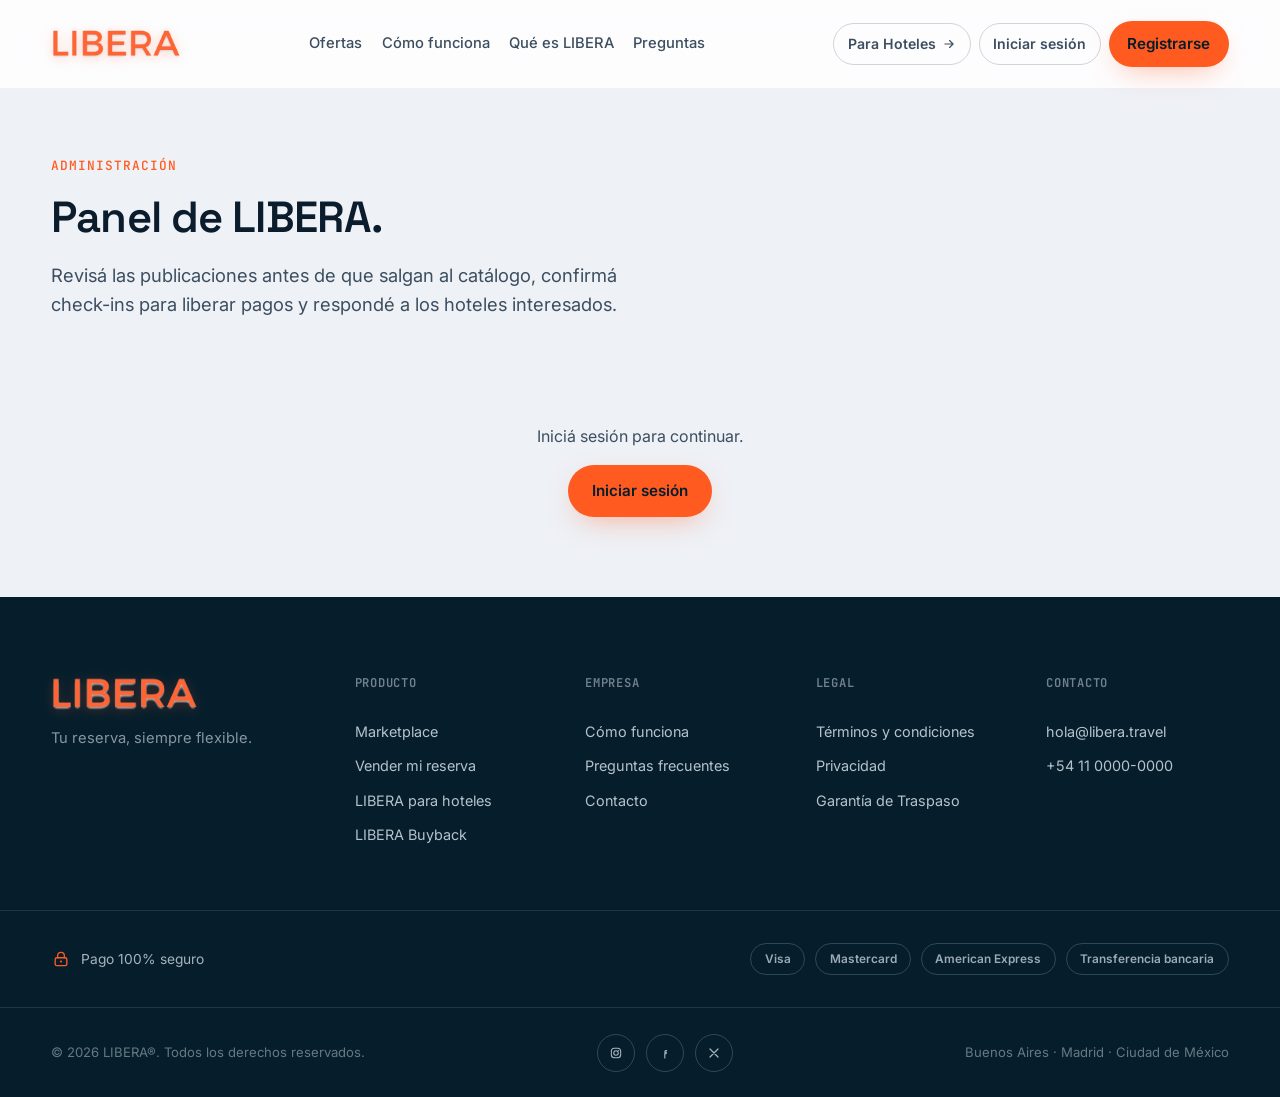
<file: frontend/LIBERA WEB/admin.html>
<!doctype html>
<html lang="es">
<head>
<meta charset="UTF-8">
<meta name="viewport" content="width=device-width, initial-scale=1">
<title>Panel de administración — LIBERA</title>
<meta name="robots" content="noindex">
<meta name="description" content="Panel interno de LIBERA.">
<link rel="icon" type="image/png" href="assets/brand/libera-bird-only.png?v=20260806e">

<link rel="preconnect" href="https://fonts.googleapis.com">
<link rel="preconnect" href="https://fonts.gstatic.com" crossorigin>
<link rel="stylesheet" href="https://fonts.googleapis.com/css2?family=Space+Grotesk:wght@500;600;700&family=Inter:wght@300;400;500;600;700;800&family=JetBrains+Mono:wght@400;500;600;700&display=swap">

<link rel="stylesheet" href="style.css?v=20260806e">
</head>
<body data-view="b2c" data-page="cancelaciones">

<a class="skip-link" href="#main">Saltar al contenido</a>

<!-- SVG SYMBOL LIBRARY -->
<svg class="sr-only" width="0" height="0" aria-hidden="true" focusable="false">
  <defs>
    <symbol id="icon-check" viewBox="0 0 24 24"><path d="M4 12.5 9.5 18 20 6" stroke="currentColor" stroke-width="2.4" fill="none" stroke-linecap="round" stroke-linejoin="round"/></symbol>
    <symbol id="icon-arrow" viewBox="0 0 24 24"><path d="M5 12h14M13 6l6 6-6 6" stroke="currentColor" stroke-width="2" fill="none" stroke-linecap="round" stroke-linejoin="round"/></symbol>
    <symbol id="icon-close" viewBox="0 0 24 24"><path d="M6 6l12 12M18 6L6 18" stroke="currentColor" stroke-width="2" fill="none" stroke-linecap="round"/></symbol>
    <symbol id="icon-shield" viewBox="0 0 24 24"><path d="M12 2 4 5v6c0 5 3.4 8.7 8 11 4.6-2.3 8-6 8-11V5l-8-3Z" fill="none" stroke="currentColor" stroke-width="1.6"/><path d="M8.5 12l2.4 2.4L16 9" fill="none" stroke="currentColor" stroke-width="1.6" stroke-linecap="round" stroke-linejoin="round"/></symbol>
    <symbol id="icon-instagram" viewBox="0 0 24 24"><rect x="5" y="5" width="14" height="14" rx="4.5" fill="none" stroke="currentColor" stroke-width="1.6"/><circle cx="12" cy="12" r="3.4" fill="none" stroke="currentColor" stroke-width="1.6"/><circle cx="15.6" cy="8.4" r=".9" fill="currentColor"/></symbol>
    <symbol id="icon-facebook" viewBox="0 0 24 24"><path d="M14.5 8.5h-1.2c-1 0-1.5.5-1.5 1.5V11H14l-.3 2h-2v6.5" fill="none" stroke="currentColor" stroke-width="1.7" stroke-linecap="round" stroke-linejoin="round"/></symbol>
    <symbol id="icon-x" viewBox="0 0 24 24"><path d="M6 6l12 12M18 6L6 18" stroke="currentColor" stroke-width="1.8" stroke-linecap="round"/></symbol>
    <symbol id="icon-lock" viewBox="0 0 24 24"><rect x="5" y="10.5" width="14" height="9.5" rx="2" fill="none" stroke="currentColor" stroke-width="1.6"/><path d="M8 10.5V8a4 4 0 0 1 8 0v2.5" fill="none" stroke="currentColor" stroke-width="1.6" stroke-linecap="round"/><circle cx="12" cy="15" r="1.3" fill="currentColor"/></symbol>
  </defs>
</svg>

<!-- HEADER -->
<header class="nav" data-nav>
  <div class="nav-inner">
    <a href="index.html" class="logo" aria-label="LIBERA — inicio">
      <img class="logo-img" src="assets/brand/libera-name-only.png?v=20260806e" alt="LIBERA" />
    </a>

    <nav class="nav-links" aria-label="Navegación viajeros">
      <a href="catalogo.html">Ofertas</a>
      <a href="index.html#como-funciona">Cómo funciona</a>
      <a href="index.html#que-es-libera">Qué es LIBERA</a>
      <a href="preguntas.html">Preguntas</a>
    </nav>

    <div class="nav-actions">
      <a href="index.html?view=b2b" class="btn btn-ghost-nav">
        <span>Para Hoteles</span>
        <svg viewBox="0 0 24 24" aria-hidden="true"><use href="#icon-arrow"></use></svg>
      </a>
      <div class="nav-auth">
        <button type="button" class="btn btn-ghost-nav" data-auth-open="login">Iniciar sesión</button>
        <button type="button" class="btn btn-primary nav-cta" data-auth-open="register">Registrarse</button>
      </div>
    </div>
  </div>
</header>

<main id="main">

  <section class="faq-hero">
    <div class="section-head">
      <p class="kicker">Administración</p>
      <h1>Panel de LIBERA.</h1>
      <p class="section-lede">Revisá las publicaciones antes de que salgan al catálogo, confirmá check-ins para liberar pagos y respondé a los hoteles interesados.</p>
    </div>
  </section>

  <section class="faq-body account-body" data-admin>
    <div class="account-guest" data-account-guest hidden>
      <p>Iniciá sesión para continuar.</p>
      <button type="button" class="btn btn-primary" data-auth-open="login">Iniciar sesión</button>
    </div>

    <p class="account-empty" data-admin-denied hidden>Esta sección es solo para administradores de LIBERA.</p>

    <div class="account-panels" data-admin-panels hidden>
      <div class="auth-tabs account-tabs" role="tablist">
        <button type="button" class="auth-tab is-active" role="tab" aria-selected="true" data-admin-tab="review">En revisión <span class="tab-count" data-admin-count="review" hidden>0</span></button>
        <button type="button" class="auth-tab" role="tab" aria-selected="false" data-admin-tab="purchases">Compras <span class="tab-count" data-admin-count="purchases" hidden>0</span></button>
        <button type="button" class="auth-tab" role="tab" aria-selected="false" data-admin-tab="contacts">Demos <span class="tab-count" data-admin-count="contacts" hidden>0</span></button>
      </div>

      <div data-admin-panel="review">
        <div class="account-list" data-admin-list="review"><p class="account-empty">Cargando…</p></div>
      </div>

      <div data-admin-panel="purchases" hidden>
        <div class="admin-toolbar">
          <label for="admin-purchase-status">Estado</label>
          <select id="admin-purchase-status" data-admin-purchase-status>
            <option value="">Todas</option>
            <option value="PAYMENT_HELD">Pago retenido</option>
            <option value="NAME_CHANGED">A nombre del comprador</option>
            <option value="DISPUTED">En reclamo</option>
            <option value="LIQUIDATED">Finalizadas</option>
          </select>
        </div>
        <div class="account-list" data-admin-list="purchases"><p class="account-empty">Cargando…</p></div>
      </div>

      <div data-admin-panel="contacts" hidden>
        <div class="account-list" data-admin-list="contacts"><p class="account-empty">Cargando…</p></div>
      </div>
    </div>
  </section>

</main>

<!-- FOOTER -->
<footer class="site-footer">
  <div class="footer-inner">
    <div class="footer-brand">
      <a href="index.html" class="logo" aria-label="LIBERA — inicio">
        <img class="logo-img" src="assets/brand/libera-name-only.png?v=20260806e" alt="LIBERA" />
      </a>
      <p class="footer-tagline">Tu reserva, siempre flexible.</p>
    </div>

    <nav class="footer-col" aria-label="Producto">
      <h4>Producto</h4>
      <a href="catalogo.html">Marketplace</a>
      <a href="vender.html">Vender mi reserva</a>
      <a href="index.html?view=b2b#proceso">LIBERA para hoteles</a>
      <a href="index.html?view=b2b#buyback">LIBERA Buyback</a>
    </nav>
    <nav class="footer-col" aria-label="Empresa">
      <h4>Empresa</h4>
      <a href="index.html#como-funciona">Cómo funciona</a>
      <a href="preguntas.html">Preguntas frecuentes</a>
      <a href="index.html?view=b2b#contacto">Contacto</a>
    </nav>
    <nav class="footer-col" aria-label="Legal">
      <h4>Legal</h4>
      <a href="terminos.html">Términos y condiciones</a>
      <a href="privacidad.html">Privacidad</a>
      <a href="cancelaciones.html">Garantía de Traspaso</a>
    </nav>

    <div class="footer-col footer-col-contact">
      <h4>Contacto</h4>
      <a href="mailto:hola@libera.travel">hola@libera.travel</a>
      <a href="tel:+541100000000">+54 11 0000-0000</a>
    </div>
  </div>

  <div class="footer-secure">
    <div class="footer-secure-badge">
      <svg viewBox="0 0 24 24" aria-hidden="true"><use href="#icon-lock"></use></svg>
      <span>Pago 100% seguro</span>
    </div>
    <div class="footer-payment-chips">
      <span class="payment-chip">Visa</span>
      <span class="payment-chip">Mastercard</span>
      <span class="payment-chip">American Express</span>
      <span class="payment-chip">Transferencia bancaria</span>
    </div>
  </div>

  <div class="footer-bottom">
    <p>© 2026 LIBERA®. Todos los derechos reservados.</p>
    <div class="footer-social">
      <a href="#" class="social-icon" aria-label="Instagram"><svg viewBox="0 0 24 24" aria-hidden="true"><use href="#icon-instagram"></use></svg></a>
      <a href="#" class="social-icon" aria-label="Facebook"><svg viewBox="0 0 24 24" aria-hidden="true"><use href="#icon-facebook"></use></svg></a>
      <a href="#" class="social-icon" aria-label="X (Twitter)"><svg viewBox="0 0 24 24" aria-hidden="true"><use href="#icon-x"></use></svg></a>
    </div>
    <p>Buenos Aires · Madrid · Ciudad de México</p>
  </div>
</footer>

<div class="toast" data-toast hidden></div>

<!-- AUTH MODAL -->
<dialog class="auth-modal" data-auth-modal aria-labelledby="auth-title">
  <button type="button" class="drawer-close auth-modal-close" data-auth-close aria-label="Cerrar">
    <svg viewBox="0 0 24 24" aria-hidden="true"><use href="#icon-close"></use></svg>
  </button>

  <div class="auth-modal-head">
    <img class="logo-img" src="assets/brand/libera-name-only.png?v=20260806e" alt="LIBERA" />
    <h2 id="auth-title" class="sr-only">Iniciar sesión o registrarse</h2>
  </div>

  <div class="auth-tabs" role="tablist">
    <button type="button" class="auth-tab is-active" data-auth-tab="login" role="tab" aria-selected="true">Iniciar sesión</button>
    <button type="button" class="auth-tab" data-auth-tab="register" role="tab" aria-selected="false">Registrarse</button>
  </div>

  <form class="auth-form" data-auth-form="login" novalidate>
    <div class="field">
      <label for="auth-login-email">Email</label>
      <input id="auth-login-email" type="email" name="email" required autocomplete="email">
    </div>
    <div class="field">
      <label for="auth-login-pass">Contraseña</label>
      <input id="auth-login-pass" type="password" name="password" required autocomplete="current-password">
    </div>
    <button type="submit" class="btn btn-primary btn-lg btn-block"><span>Iniciar sesión</span></button>
  </form>

  <form class="auth-form" data-auth-form="register" novalidate hidden>
    <div class="form-row">
      <div class="field">
        <label for="auth-reg-first">Nombre</label>
        <input id="auth-reg-first" type="text" name="firstName" required autocomplete="given-name">
      </div>
      <div class="field">
        <label for="auth-reg-last">Apellido</label>
        <input id="auth-reg-last" type="text" name="lastName" required autocomplete="family-name">
      </div>
    </div>
    <div class="field">
      <label for="auth-reg-doc">DNI o pasaporte</label>
      <input id="auth-reg-doc" type="text" name="documentNumber" required autocomplete="off">
    </div>
    <div class="field">
      <label for="auth-reg-email">Email</label>
      <input id="auth-reg-email" type="email" name="email" required autocomplete="email">
    </div>
    <div class="field">
      <label for="auth-reg-pass">Contraseña</label>
      <input id="auth-reg-pass" type="password" name="password" required autocomplete="new-password" minlength="8">
    </div>
    <button type="submit" class="btn btn-primary btn-lg btn-block"><span>Crear cuenta</span></button>
  </form>

  <p class="auth-success" data-auth-success hidden>
    <svg viewBox="0 0 24 24" aria-hidden="true"><use href="#icon-check"></use></svg>
    <span data-auth-success-text>¡Listo!</span>
  </p>

  <p class="auth-error" data-auth-error role="alert" hidden></p>
</dialog>

<script defer src="lib/gsap.min.js"></script>
<script defer src="lib/ScrollTrigger.min.js"></script>
<script defer src="api.js?v=20260806e"></script>
<script defer src="app.js?v=20260806e"></script>
<script defer src="admin.js?v=20260806e"></script>
</body>
</html>
</file>
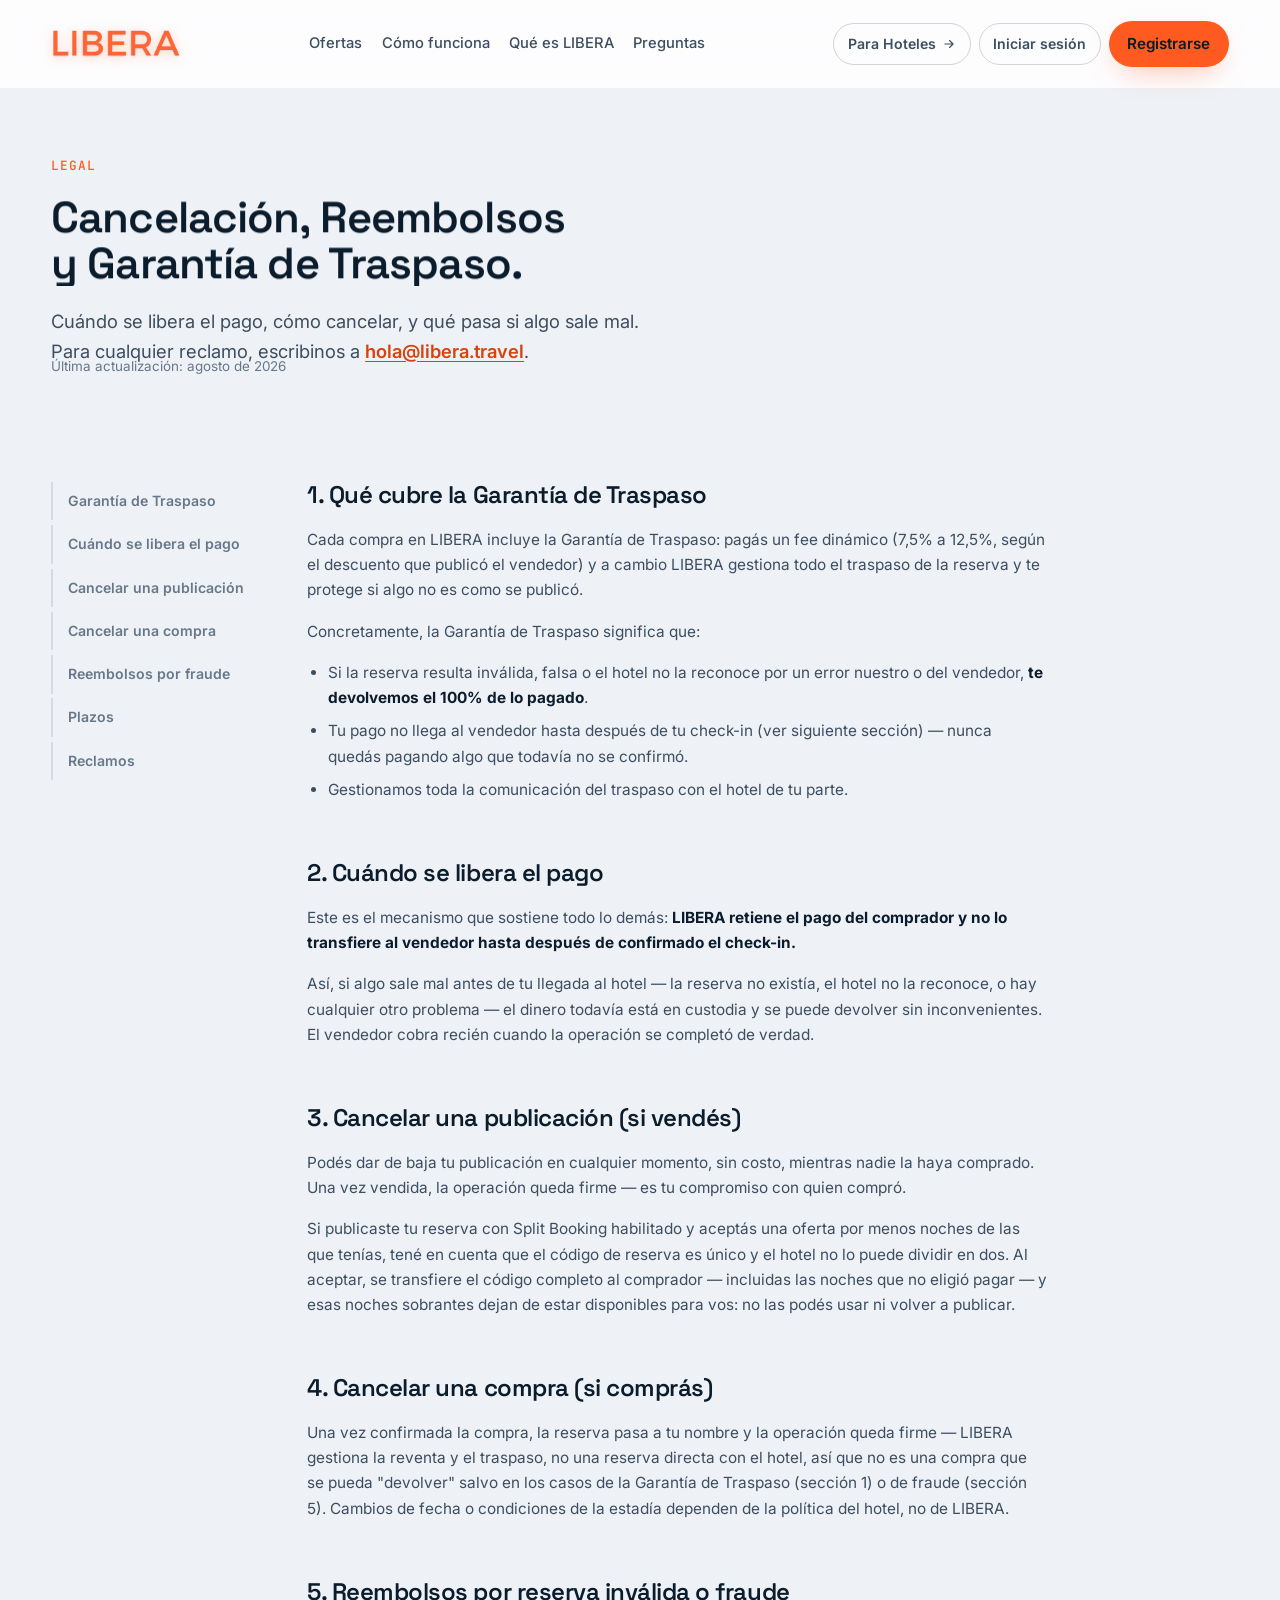
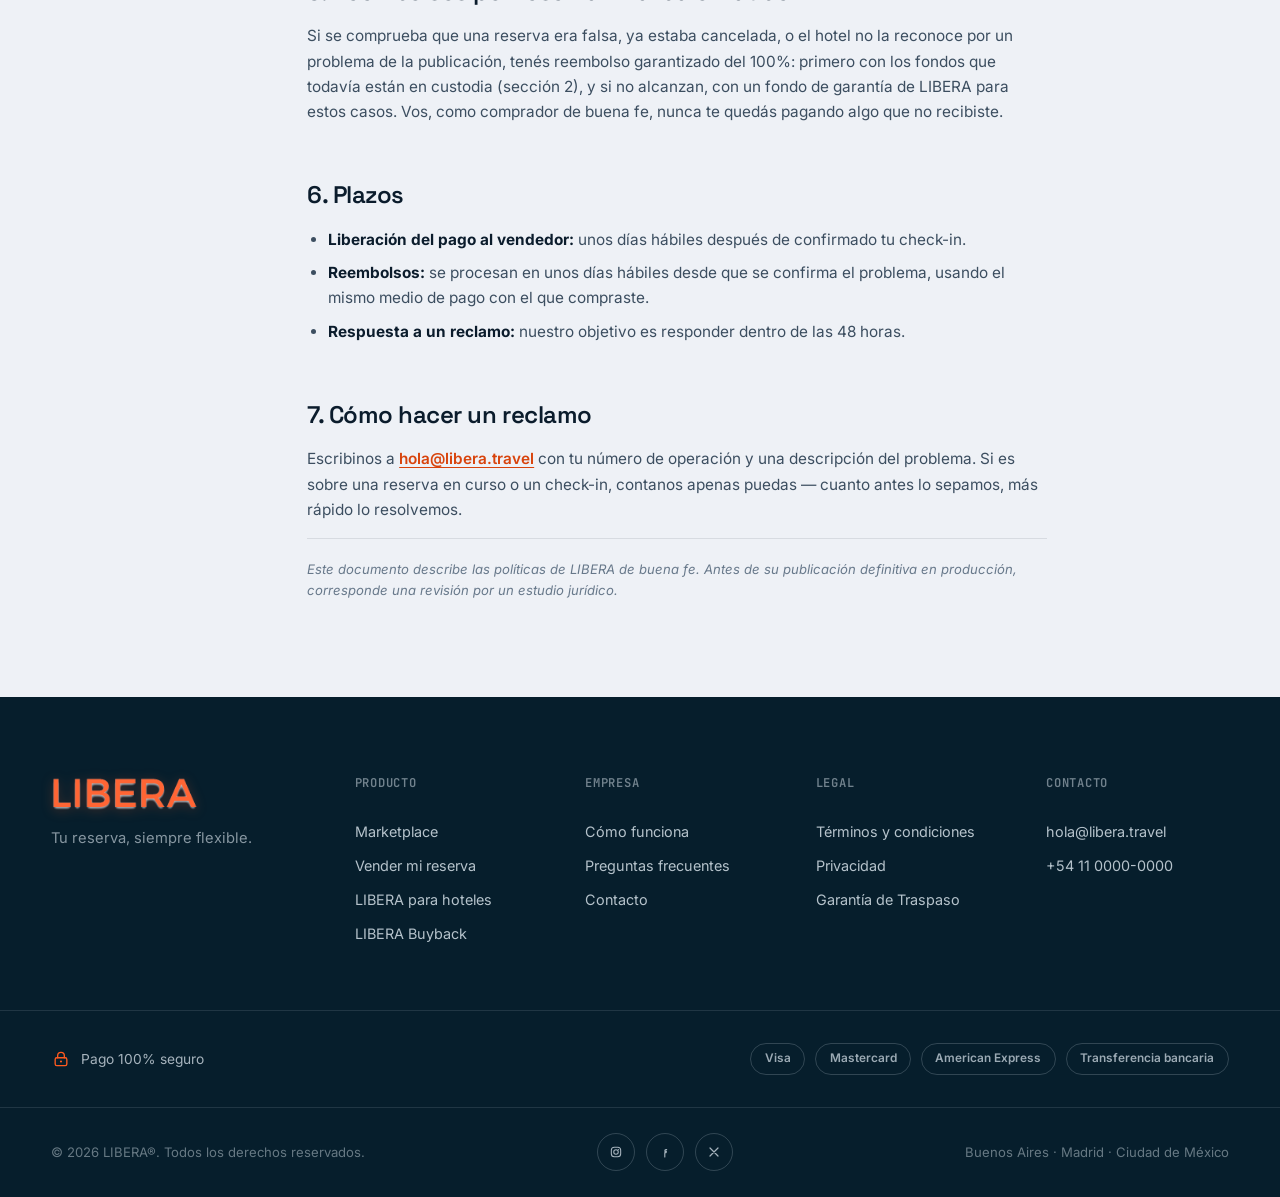
<file: frontend/LIBERA WEB/cancelaciones.html>
<!doctype html>
<html lang="es">
<head>
<meta charset="UTF-8">
<meta name="viewport" content="width=device-width, initial-scale=1">
<title>Cancelación, Reembolsos y Garantía de Traspaso — LIBERA</title>
<meta name="description" content="Cómo funciona la Garantía de Traspaso LIBERA, cuándo se libera el pago, cómo cancelar una publicación o una compra, y cómo pedir un reembolso.">
<link rel="icon" type="image/png" href="assets/brand/libera-bird-only.png?v=20260806e">

<link rel="preconnect" href="https://fonts.googleapis.com">
<link rel="preconnect" href="https://fonts.gstatic.com" crossorigin>
<link rel="stylesheet" href="https://fonts.googleapis.com/css2?family=Space+Grotesk:wght@500;600;700&family=Inter:wght@300;400;500;600;700;800&family=JetBrains+Mono:wght@400;500;600;700&display=swap">

<link rel="stylesheet" href="style.css?v=20260806e">
</head>
<body data-view="b2c" data-page="cancelaciones">

<a class="skip-link" href="#main">Saltar al contenido</a>

<!-- SVG SYMBOL LIBRARY -->
<svg class="sr-only" width="0" height="0" aria-hidden="true" focusable="false">
  <defs>
    <symbol id="icon-check" viewBox="0 0 24 24"><path d="M4 12.5 9.5 18 20 6" stroke="currentColor" stroke-width="2.4" fill="none" stroke-linecap="round" stroke-linejoin="round"/></symbol>
    <symbol id="icon-arrow" viewBox="0 0 24 24"><path d="M5 12h14M13 6l6 6-6 6" stroke="currentColor" stroke-width="2" fill="none" stroke-linecap="round" stroke-linejoin="round"/></symbol>
    <symbol id="icon-close" viewBox="0 0 24 24"><path d="M6 6l12 12M18 6L6 18" stroke="currentColor" stroke-width="2" fill="none" stroke-linecap="round"/></symbol>
    <symbol id="icon-shield" viewBox="0 0 24 24"><path d="M12 2 4 5v6c0 5 3.4 8.7 8 11 4.6-2.3 8-6 8-11V5l-8-3Z" fill="none" stroke="currentColor" stroke-width="1.6"/><path d="M8.5 12l2.4 2.4L16 9" fill="none" stroke="currentColor" stroke-width="1.6" stroke-linecap="round" stroke-linejoin="round"/></symbol>
    <symbol id="icon-instagram" viewBox="0 0 24 24"><rect x="5" y="5" width="14" height="14" rx="4.5" fill="none" stroke="currentColor" stroke-width="1.6"/><circle cx="12" cy="12" r="3.4" fill="none" stroke="currentColor" stroke-width="1.6"/><circle cx="15.6" cy="8.4" r=".9" fill="currentColor"/></symbol>
    <symbol id="icon-facebook" viewBox="0 0 24 24"><path d="M14.5 8.5h-1.2c-1 0-1.5.5-1.5 1.5V11H14l-.3 2h-2v6.5" fill="none" stroke="currentColor" stroke-width="1.7" stroke-linecap="round" stroke-linejoin="round"/></symbol>
    <symbol id="icon-x" viewBox="0 0 24 24"><path d="M6 6l12 12M18 6L6 18" stroke="currentColor" stroke-width="1.8" stroke-linecap="round"/></symbol>
    <symbol id="icon-lock" viewBox="0 0 24 24"><rect x="5" y="10.5" width="14" height="9.5" rx="2" fill="none" stroke="currentColor" stroke-width="1.6"/><path d="M8 10.5V8a4 4 0 0 1 8 0v2.5" fill="none" stroke="currentColor" stroke-width="1.6" stroke-linecap="round"/><circle cx="12" cy="15" r="1.3" fill="currentColor"/></symbol>
  </defs>
</svg>

<!-- HEADER -->
<header class="nav" data-nav>
  <div class="nav-inner">
    <a href="index.html" class="logo" aria-label="LIBERA — inicio">
      <img class="logo-img" src="assets/brand/libera-name-only.png?v=20260806e" alt="LIBERA" />
    </a>

    <nav class="nav-links" aria-label="Navegación viajeros">
      <a href="catalogo.html">Ofertas</a>
      <a href="index.html#como-funciona">Cómo funciona</a>
      <a href="index.html#que-es-libera">Qué es LIBERA</a>
      <a href="preguntas.html">Preguntas</a>
    </nav>

    <div class="nav-actions">
      <a href="index.html?view=b2b" class="btn btn-ghost-nav">
        <span>Para Hoteles</span>
        <svg viewBox="0 0 24 24" aria-hidden="true"><use href="#icon-arrow"></use></svg>
      </a>
      <div class="nav-auth">
        <button type="button" class="btn btn-ghost-nav" data-auth-open="login">Iniciar sesión</button>
        <button type="button" class="btn btn-primary nav-cta" data-auth-open="register">Registrarse</button>
      </div>
    </div>
  </div>
</header>

<main id="main">

  <!-- HERO -->
  <section class="faq-hero">
    <div class="section-head">
      <p class="kicker reveal">Legal</p>
      <h1 class="reveal" data-split="lines">Cancelación, Reembolsos<br>y Garantía de Traspaso.</h1>
      <p class="section-lede reveal">Cuándo se libera el pago, cómo cancelar, y qué pasa si algo sale mal. Para cualquier reclamo, escribinos a <a href="mailto:hola@libera.travel" class="faq-inline-link">hola@libera.travel</a>.</p>
      <p class="legal-updated reveal">Última actualización: agosto de 2026</p>
    </div>
  </section>

  <!-- BODY -->
  <section class="faq-body">
    <div class="faq-layout">

      <nav class="faq-toc reveal" aria-label="Secciones">
        <a href="#garantia">Garantía de Traspaso</a>
        <a href="#custodia">Cuándo se libera el pago</a>
        <a href="#cancelar-venta">Cancelar una publicación</a>
        <a href="#cancelar-compra">Cancelar una compra</a>
        <a href="#reembolsos">Reembolsos por fraude</a>
        <a href="#plazos">Plazos</a>
        <a href="#reclamos">Reclamos</a>
      </nav>

      <div class="faq-groups">

        <div class="faq-group reveal" id="garantia">
          <h2>1. Qué cubre la Garantía de Traspaso</h2>
          <div class="legal-content">
            <p>Cada compra en LIBERA incluye la Garantía de Traspaso: pagás un fee dinámico (7,5% a 12,5%, según el descuento que publicó el vendedor) y a cambio LIBERA gestiona todo el traspaso de la reserva y te protege si algo no es como se publicó.</p>
            <p>Concretamente, la Garantía de Traspaso significa que:</p>
            <ul>
              <li>Si la reserva resulta inválida, falsa o el hotel no la reconoce por un error nuestro o del vendedor, <strong>te devolvemos el 100% de lo pagado</strong>.</li>
              <li>Tu pago no llega al vendedor hasta después de tu check-in (ver siguiente sección) — nunca quedás pagando algo que todavía no se confirmó.</li>
              <li>Gestionamos toda la comunicación del traspaso con el hotel de tu parte.</li>
            </ul>
          </div>
        </div>

        <div class="faq-group reveal" id="custodia">
          <h2>2. Cuándo se libera el pago</h2>
          <div class="legal-content">
            <p>Este es el mecanismo que sostiene todo lo demás: <strong>LIBERA retiene el pago del comprador y no lo transfiere al vendedor hasta después de confirmado el check-in.</strong></p>
            <p>Así, si algo sale mal antes de tu llegada al hotel — la reserva no existía, el hotel no la reconoce, o hay cualquier otro problema — el dinero todavía está en custodia y se puede devolver sin inconvenientes. El vendedor cobra recién cuando la operación se completó de verdad.</p>
          </div>
        </div>

        <div class="faq-group reveal" id="cancelar-venta">
          <h2>3. Cancelar una publicación (si vendés)</h2>
          <div class="legal-content">
            <p>Podés dar de baja tu publicación en cualquier momento, sin costo, mientras nadie la haya comprado. Una vez vendida, la operación queda firme — es tu compromiso con quien compró.</p>
            <p>Si publicaste tu reserva con Split Booking habilitado y aceptás una oferta por menos noches de las que tenías, tené en cuenta que el código de reserva es único y el hotel no lo puede dividir en dos. Al aceptar, se transfiere el código completo al comprador — incluidas las noches que no eligió pagar — y esas noches sobrantes dejan de estar disponibles para vos: no las podés usar ni volver a publicar.</p>
          </div>
        </div>

        <div class="faq-group reveal" id="cancelar-compra">
          <h2>4. Cancelar una compra (si comprás)</h2>
          <div class="legal-content">
            <p>Una vez confirmada la compra, la reserva pasa a tu nombre y la operación queda firme — LIBERA gestiona la reventa y el traspaso, no una reserva directa con el hotel, así que no es una compra que se pueda "devolver" salvo en los casos de la Garantía de Traspaso (sección 1) o de fraude (sección 5). Cambios de fecha o condiciones de la estadía dependen de la política del hotel, no de LIBERA.</p>
          </div>
        </div>

        <div class="faq-group reveal" id="reembolsos">
          <h2>5. Reembolsos por reserva inválida o fraude</h2>
          <div class="legal-content">
            <p>Si se comprueba que una reserva era falsa, ya estaba cancelada, o el hotel no la reconoce por un problema de la publicación, tenés reembolso garantizado del 100%: primero con los fondos que todavía están en custodia (sección 2), y si no alcanzan, con un fondo de garantía de LIBERA para estos casos. Vos, como comprador de buena fe, nunca te quedás pagando algo que no recibiste.</p>
          </div>
        </div>

        <div class="faq-group reveal" id="plazos">
          <h2>6. Plazos</h2>
          <div class="legal-content">
            <ul>
              <li><strong>Liberación del pago al vendedor:</strong> unos días hábiles después de confirmado tu check-in.</li>
              <li><strong>Reembolsos:</strong> se procesan en unos días hábiles desde que se confirma el problema, usando el mismo medio de pago con el que compraste.</li>
              <li><strong>Respuesta a un reclamo:</strong> nuestro objetivo es responder dentro de las 48 horas.</li>
            </ul>
          </div>
        </div>

        <div class="faq-group reveal" id="reclamos">
          <h2>7. Cómo hacer un reclamo</h2>
          <div class="legal-content">
            <p>Escribinos a <a href="mailto:hola@libera.travel">hola@libera.travel</a> con tu número de operación y una descripción del problema. Si es sobre una reserva en curso o un check-in, contanos apenas puedas — cuanto antes lo sepamos, más rápido lo resolvemos.</p>
          </div>
          <p class="legal-note">Este documento describe las políticas de LIBERA de buena fe. Antes de su publicación definitiva en producción, corresponde una revisión por un estudio jurídico.</p>
        </div>

      </div>
    </div>
  </section>

</main>

<!-- FOOTER -->
<footer class="site-footer">
  <div class="footer-inner">
    <div class="footer-brand">
      <a href="index.html" class="logo" aria-label="LIBERA — inicio">
        <img class="logo-img" src="assets/brand/libera-name-only.png?v=20260806e" alt="LIBERA" />
      </a>
      <p class="footer-tagline">Tu reserva, siempre flexible.</p>
    </div>

    <nav class="footer-col" aria-label="Producto">
      <h4>Producto</h4>
      <a href="catalogo.html">Marketplace</a>
      <a href="vender.html">Vender mi reserva</a>
      <a href="index.html?view=b2b#proceso">LIBERA para hoteles</a>
      <a href="index.html?view=b2b#buyback">LIBERA Buyback</a>
    </nav>
    <nav class="footer-col" aria-label="Empresa">
      <h4>Empresa</h4>
      <a href="index.html#como-funciona">Cómo funciona</a>
      <a href="preguntas.html">Preguntas frecuentes</a>
      <a href="index.html?view=b2b#contacto">Contacto</a>
    </nav>
    <nav class="footer-col" aria-label="Legal">
      <h4>Legal</h4>
      <a href="terminos.html">Términos y condiciones</a>
      <a href="privacidad.html">Privacidad</a>
      <a href="cancelaciones.html">Garantía de Traspaso</a>
    </nav>

    <div class="footer-col footer-col-contact">
      <h4>Contacto</h4>
      <a href="mailto:hola@libera.travel">hola@libera.travel</a>
      <a href="tel:+541100000000">+54 11 0000-0000</a>
    </div>
  </div>

  <div class="footer-secure">
    <div class="footer-secure-badge">
      <svg viewBox="0 0 24 24" aria-hidden="true"><use href="#icon-lock"></use></svg>
      <span>Pago 100% seguro</span>
    </div>
    <div class="footer-payment-chips">
      <span class="payment-chip">Visa</span>
      <span class="payment-chip">Mastercard</span>
      <span class="payment-chip">American Express</span>
      <span class="payment-chip">Transferencia bancaria</span>
    </div>
  </div>

  <div class="footer-bottom">
    <p>© 2026 LIBERA®. Todos los derechos reservados.</p>
    <div class="footer-social">
      <a href="#" class="social-icon" aria-label="Instagram"><svg viewBox="0 0 24 24" aria-hidden="true"><use href="#icon-instagram"></use></svg></a>
      <a href="#" class="social-icon" aria-label="Facebook"><svg viewBox="0 0 24 24" aria-hidden="true"><use href="#icon-facebook"></use></svg></a>
      <a href="#" class="social-icon" aria-label="X (Twitter)"><svg viewBox="0 0 24 24" aria-hidden="true"><use href="#icon-x"></use></svg></a>
    </div>
    <p>Buenos Aires · Madrid · Ciudad de México</p>
  </div>
</footer>

<div class="toast" data-toast hidden></div>

<!-- AUTH MODAL -->
<dialog class="auth-modal" data-auth-modal aria-labelledby="auth-title">
  <button type="button" class="drawer-close auth-modal-close" data-auth-close aria-label="Cerrar">
    <svg viewBox="0 0 24 24" aria-hidden="true"><use href="#icon-close"></use></svg>
  </button>

  <div class="auth-modal-head">
    <img class="logo-img" src="assets/brand/libera-name-only.png?v=20260806e" alt="LIBERA" />
    <h2 id="auth-title" class="sr-only">Iniciar sesión o registrarse</h2>
  </div>

  <div class="auth-tabs" role="tablist">
    <button type="button" class="auth-tab is-active" data-auth-tab="login" role="tab" aria-selected="true">Iniciar sesión</button>
    <button type="button" class="auth-tab" data-auth-tab="register" role="tab" aria-selected="false">Registrarse</button>
  </div>

  <form class="auth-form" data-auth-form="login" novalidate>
    <div class="field">
      <label for="auth-login-email">Email</label>
      <input id="auth-login-email" type="email" name="email" required autocomplete="email">
    </div>
    <div class="field">
      <label for="auth-login-pass">Contraseña</label>
      <input id="auth-login-pass" type="password" name="password" required autocomplete="current-password">
    </div>
    <button type="submit" class="btn btn-primary btn-lg btn-block"><span>Iniciar sesión</span></button>
  </form>

  <form class="auth-form" data-auth-form="register" novalidate hidden>
    <div class="form-row">
      <div class="field">
        <label for="auth-reg-first">Nombre</label>
        <input id="auth-reg-first" type="text" name="firstName" required autocomplete="given-name">
      </div>
      <div class="field">
        <label for="auth-reg-last">Apellido</label>
        <input id="auth-reg-last" type="text" name="lastName" required autocomplete="family-name">
      </div>
    </div>
    <div class="field">
      <label for="auth-reg-doc">DNI o pasaporte</label>
      <input id="auth-reg-doc" type="text" name="documentNumber" required autocomplete="off">
    </div>
    <div class="field">
      <label for="auth-reg-email">Email</label>
      <input id="auth-reg-email" type="email" name="email" required autocomplete="email">
    </div>
    <div class="field">
      <label for="auth-reg-pass">Contraseña</label>
      <input id="auth-reg-pass" type="password" name="password" required autocomplete="new-password" minlength="8">
    </div>
    <button type="submit" class="btn btn-primary btn-lg btn-block"><span>Crear cuenta</span></button>
  </form>

  <p class="auth-success" data-auth-success hidden>
    <svg viewBox="0 0 24 24" aria-hidden="true"><use href="#icon-check"></use></svg>
    <span data-auth-success-text>¡Listo!</span>
  </p>

  <p class="auth-error" data-auth-error role="alert" hidden></p>
</dialog>

<script defer src="lib/gsap.min.js"></script>
<script defer src="lib/ScrollTrigger.min.js"></script>
<script defer src="api.js?v=20260806e"></script>
<script defer src="app.js?v=20260806e"></script>
</body>
</html>
</file>
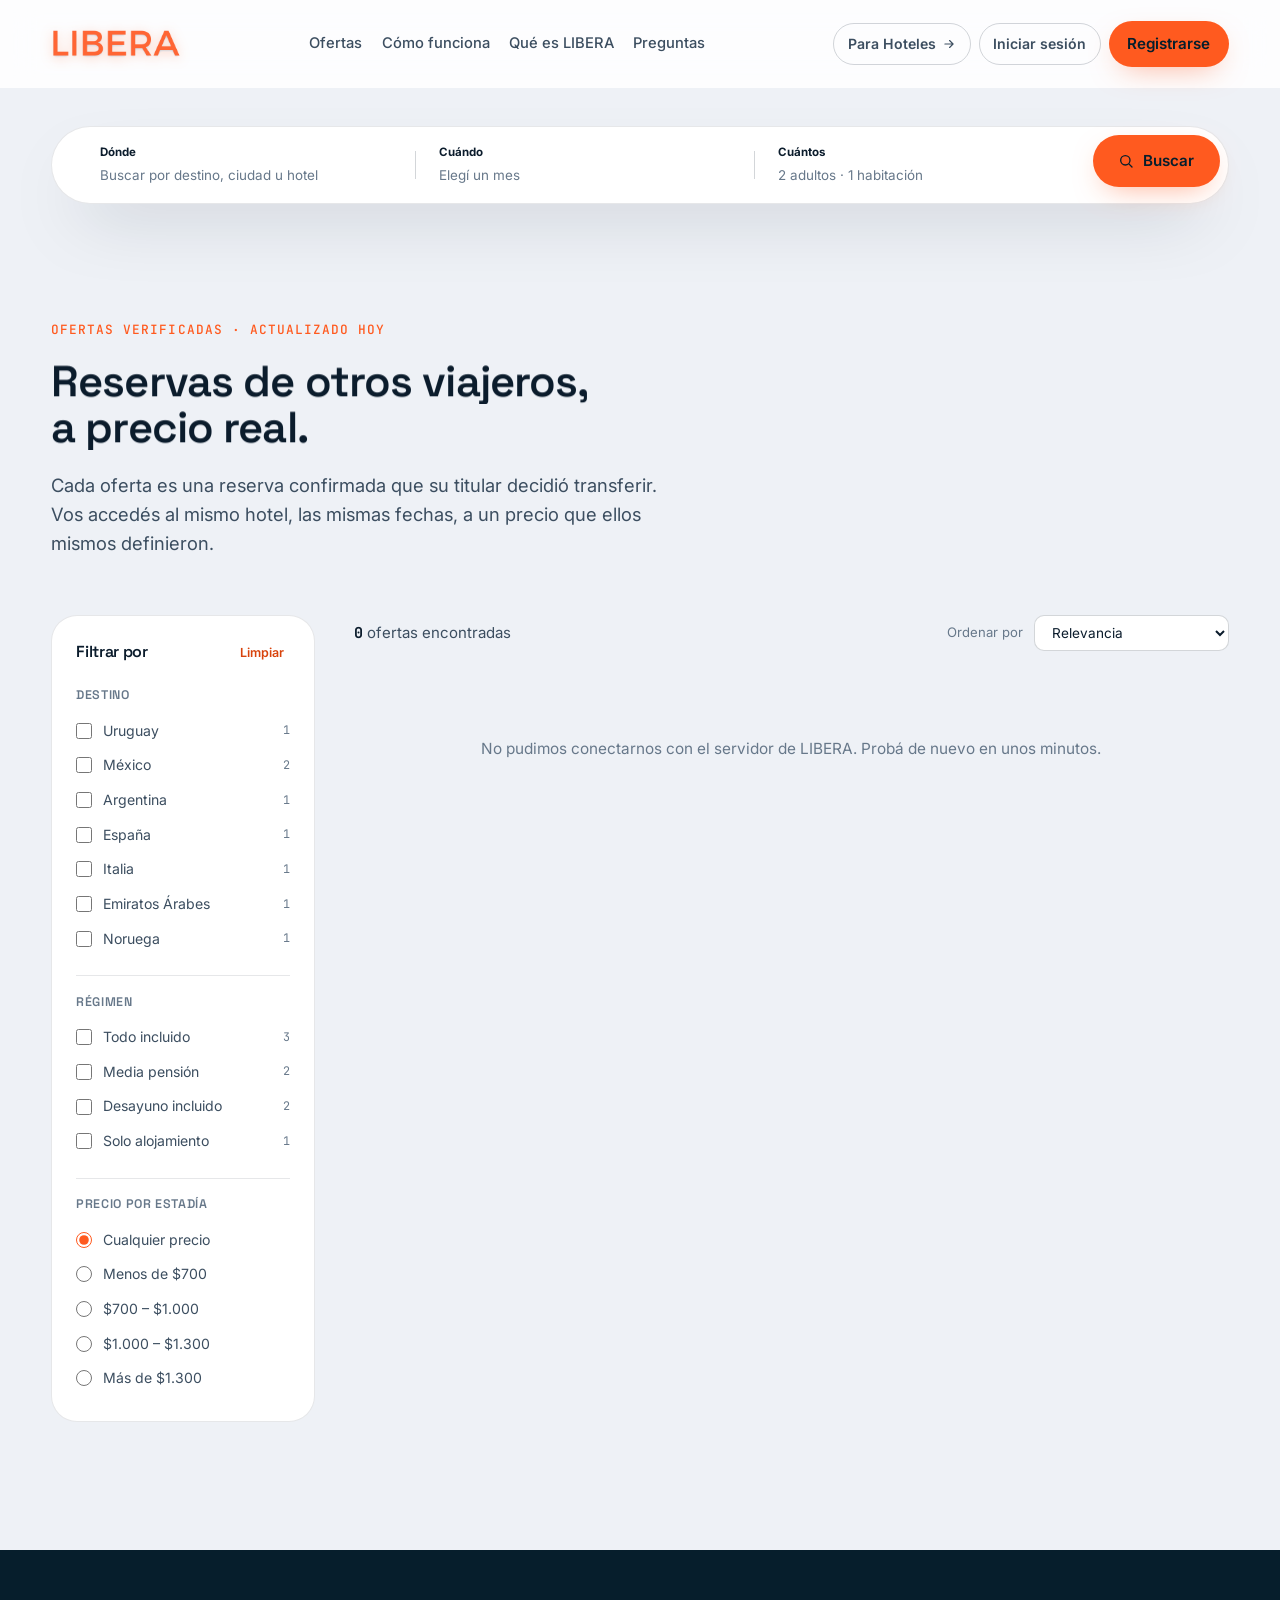
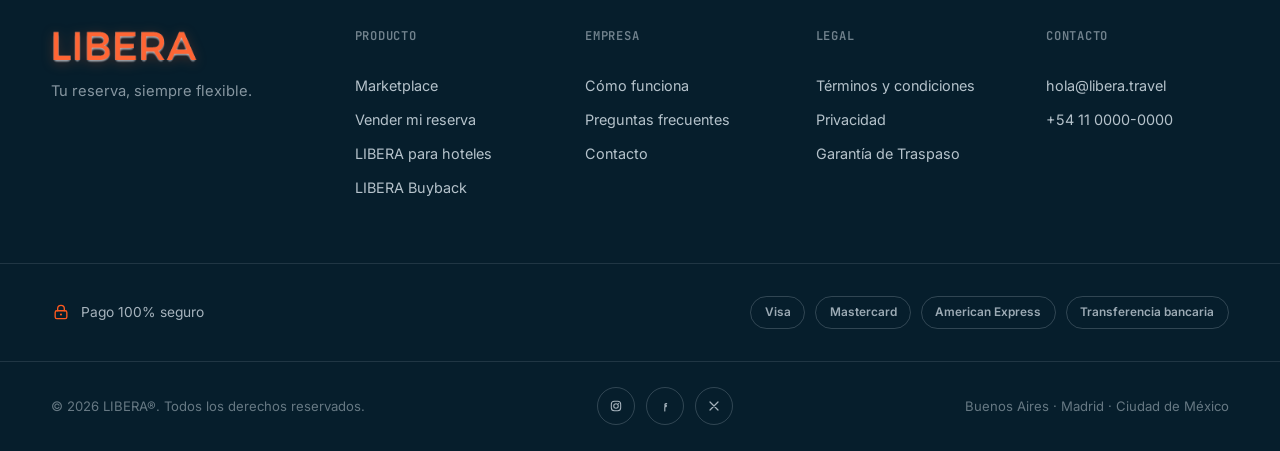
<file: frontend/LIBERA WEB/catalogo.html>
<!doctype html>
<html lang="es">
<head>
<meta charset="UTF-8">
<meta name="viewport" content="width=device-width, initial-scale=1">
<title>Catálogo de ofertas — LIBERA</title>
<meta name="description" content="Explorá todas las reservas que otros viajeros están transfiriendo en LIBERA, con garantía de traspaso incluida.">
<link rel="icon" type="image/png" href="assets/brand/libera-bird-only.png?v=20260806e">

<link rel="preconnect" href="https://images.unsplash.com">
<link rel="preconnect" href="https://fonts.googleapis.com">
<link rel="preconnect" href="https://fonts.gstatic.com" crossorigin>
<link rel="stylesheet" href="https://fonts.googleapis.com/css2?family=Space+Grotesk:wght@500;600;700&family=Inter:wght@300;400;500;600;700;800&family=JetBrains+Mono:wght@400;500;600;700&display=swap">

<link rel="stylesheet" href="style.css?v=20260806e">
</head>
<body data-view="b2c" data-page="catalogo">

<a class="skip-link" href="#main">Saltar al contenido</a>

<!-- LOADING SCREEN -->
<div class="catalog-loading" data-catalog-loading>
  <div class="catalog-loading-mark">
    <img src="assets/brand/libera-lockup.png?v=20260806e" class="catalog-loading-logo" alt="LIBERA" />
  </div>
  <p class="catalog-loading-status" data-catalog-loading-status>Buscando las mejores ofertas…</p>
</div>

<!-- SVG SYMBOL LIBRARY -->
<svg class="sr-only" width="0" height="0" aria-hidden="true" focusable="false">
  <defs>
    <symbol id="icon-check" viewBox="0 0 24 24"><path d="M4 12.5 9.5 18 20 6" stroke="currentColor" stroke-width="2.4" fill="none" stroke-linecap="round" stroke-linejoin="round"/></symbol>
    <symbol id="icon-arrow" viewBox="0 0 24 24"><path d="M5 12h14M13 6l6 6-6 6" stroke="currentColor" stroke-width="2" fill="none" stroke-linecap="round" stroke-linejoin="round"/></symbol>
    <symbol id="icon-close" viewBox="0 0 24 24"><path d="M6 6l12 12M18 6L6 18" stroke="currentColor" stroke-width="2" fill="none" stroke-linecap="round"/></symbol>
    <symbol id="icon-shield" viewBox="0 0 24 24"><path d="M12 2 4 5v6c0 5 3.4 8.7 8 11 4.6-2.3 8-6 8-11V5l-8-3Z" fill="none" stroke="currentColor" stroke-width="1.6"/><path d="M8.5 12l2.4 2.4L16 9" fill="none" stroke="currentColor" stroke-width="1.6" stroke-linecap="round" stroke-linejoin="round"/></symbol>
    <symbol id="icon-search" viewBox="0 0 24 24"><circle cx="11" cy="11" r="7" fill="none" stroke="currentColor" stroke-width="2"/><path d="M21 21l-4.3-4.3" stroke="currentColor" stroke-width="2" stroke-linecap="round"/></symbol>
    <symbol id="icon-pin" viewBox="0 0 24 24"><path d="M12 22s7-7.4 7-12.5A7 7 0 0 0 5 9.5C5 14.6 12 22 12 22Z" fill="none" stroke="currentColor" stroke-width="1.6" stroke-linejoin="round"/><circle cx="12" cy="9.5" r="2.4" fill="none" stroke="currentColor" stroke-width="1.6"/></symbol>
    <symbol id="icon-instagram" viewBox="0 0 24 24"><rect x="5" y="5" width="14" height="14" rx="4.5" fill="none" stroke="currentColor" stroke-width="1.6"/><circle cx="12" cy="12" r="3.4" fill="none" stroke="currentColor" stroke-width="1.6"/><circle cx="15.6" cy="8.4" r=".9" fill="currentColor"/></symbol>
    <symbol id="icon-facebook" viewBox="0 0 24 24"><path d="M14.5 8.5h-1.2c-1 0-1.5.5-1.5 1.5V11H14l-.3 2h-2v6.5" fill="none" stroke="currentColor" stroke-width="1.7" stroke-linecap="round" stroke-linejoin="round"/></symbol>
    <symbol id="icon-x" viewBox="0 0 24 24"><path d="M6 6l12 12M18 6L6 18" stroke="currentColor" stroke-width="1.8" stroke-linecap="round"/></symbol>
    <symbol id="icon-lock" viewBox="0 0 24 24"><rect x="5" y="10.5" width="14" height="9.5" rx="2" fill="none" stroke="currentColor" stroke-width="1.6"/><path d="M8 10.5V8a4 4 0 0 1 8 0v2.5" fill="none" stroke="currentColor" stroke-width="1.6" stroke-linecap="round"/><circle cx="12" cy="15" r="1.3" fill="currentColor"/></symbol>
  </defs>
</svg>

<!-- HEADER -->
<header class="nav" data-nav>
  <div class="nav-inner">
    <a href="index.html" class="logo" aria-label="LIBERA — inicio">
      <img class="logo-img" src="assets/brand/libera-name-only.png?v=20260806e" alt="LIBERA" />
    </a>

    <nav class="nav-links" aria-label="Navegación viajeros">
      <a href="#marketplace">Ofertas</a>
      <a href="index.html#como-funciona">Cómo funciona</a>
      <a href="index.html#que-es-libera">Qué es LIBERA</a>
      <a href="preguntas.html">Preguntas</a>
    </nav>

    <div class="nav-actions">
      <a href="index.html?view=b2b" class="btn btn-ghost-nav">
        <span>Para Hoteles</span>
        <svg viewBox="0 0 24 24" aria-hidden="true"><use href="#icon-arrow"></use></svg>
      </a>
      <div class="nav-auth">
        <button type="button" class="btn btn-ghost-nav" data-auth-open="login">Iniciar sesión</button>
        <button type="button" class="btn btn-primary nav-cta" data-auth-open="register">Registrarse</button>
      </div>
    </div>
  </div>
</header>

<main id="main">

  <!-- OTA SEARCH BAR -->
  <section class="ota-search-section" aria-label="Buscar reservas">
    <div class="ota-search" data-ota-search>
      <button type="button" class="ota-field" data-ota-trigger="destino">
        <span class="ota-field-label">Dónde</span>
        <span class="ota-field-value" data-ota-value="destino">Buscar por destino, ciudad u hotel</span>
      </button>
      <span class="ota-divider" aria-hidden="true"></span>
      <button type="button" class="ota-field" data-ota-trigger="fechas">
        <span class="ota-field-label">Cuándo</span>
        <span class="ota-field-value" data-ota-value="fechas">Elegí un mes</span>
      </button>
      <span class="ota-divider" aria-hidden="true"></span>
      <button type="button" class="ota-field" data-ota-trigger="huespedes">
        <span class="ota-field-label">Cuántos</span>
        <span class="ota-field-value" data-ota-value="huespedes">2 adultos · 1 habitación</span>
      </button>
      <button type="button" class="btn btn-primary ota-search-btn" data-ota-search-btn>
        <svg viewBox="0 0 24 24" aria-hidden="true"><use href="#icon-search"></use></svg>
        <span>Buscar</span>
      </button>

      <div class="ota-panel" data-ota-panel="destino" hidden>
        <input type="text" class="ota-panel-input" placeholder="Buscar por destino, ciudad u hotel" data-ota-destino-input autocomplete="off">
        <ul class="ota-destino-list" data-ota-destino-list>
          <li data-country="Uruguay" data-label="Punta del Este - URUGUAY"><svg viewBox="0 0 24 24" aria-hidden="true"><use href="#icon-pin"></use></svg>Punta del Este - URUGUAY</li>
          <li data-country="México" data-label="Cancún - MÉXICO"><svg viewBox="0 0 24 24" aria-hidden="true"><use href="#icon-pin"></use></svg>Cancún - MÉXICO</li>
          <li data-country="Argentina" data-label="Bariloche - ARGENTINA"><svg viewBox="0 0 24 24" aria-hidden="true"><use href="#icon-pin"></use></svg>Bariloche - ARGENTINA</li>
          <li data-country="España" data-label="Ibiza - ESPAÑA"><svg viewBox="0 0 24 24" aria-hidden="true"><use href="#icon-pin"></use></svg>Ibiza - ESPAÑA</li>
          <li data-country="México" data-label="Tulum - MÉXICO"><svg viewBox="0 0 24 24" aria-hidden="true"><use href="#icon-pin"></use></svg>Tulum - MÉXICO</li>
          <li data-country="Italia" data-label="Positano - ITALIA"><svg viewBox="0 0 24 24" aria-hidden="true"><use href="#icon-pin"></use></svg>Positano - ITALIA</li>
          <li data-country="EAU" data-label="Dubái - EMIRATOS ÁRABES"><svg viewBox="0 0 24 24" aria-hidden="true"><use href="#icon-pin"></use></svg>Dubái - EMIRATOS ÁRABES</li>
          <li data-country="Noruega" data-label="Bergen - NORUEGA"><svg viewBox="0 0 24 24" aria-hidden="true"><use href="#icon-pin"></use></svg>Bergen - NORUEGA</li>
        </ul>
      </div>

      <div class="ota-panel ota-panel-wide" data-ota-panel="fechas" hidden>
        <div class="ota-months" data-ota-months>
          <button type="button" class="ota-month is-active" data-month="Ago"><span class="ota-month-year">2026</span><span class="ota-month-name">agosto</span></button>
          <button type="button" class="ota-month" data-month="Sep"><span class="ota-month-year">2026</span><span class="ota-month-name">septiembre</span></button>
          <button type="button" class="ota-month" data-month="Oct"><span class="ota-month-year">2026</span><span class="ota-month-name">octubre</span></button>
          <button type="button" class="ota-month" data-month="Nov"><span class="ota-month-year">2026</span><span class="ota-month-name">noviembre</span></button>
          <button type="button" class="ota-month" data-month="Dic"><span class="ota-month-year">2026</span><span class="ota-month-name">diciembre</span></button>
          <button type="button" class="ota-month" data-month="Ene"><span class="ota-month-year">2027</span><span class="ota-month-name">enero</span></button>
        </div>
        <div class="ota-panel-foot">
          <a href="#" data-ota-months-all>Seleccionar todos los meses</a>
        </div>
      </div>

      <div class="ota-panel" data-ota-panel="huespedes" hidden>
        <div class="ota-stepper-row">
          <strong>Adultos</strong>
          <div class="ota-stepper">
            <button type="button" data-ota-stepper-minus="adults" aria-label="Menos adultos">−</button>
            <span data-ota-stepper-value="adults">2</span>
            <button type="button" data-ota-stepper-plus="adults" aria-label="Más adultos">+</button>
          </div>
        </div>
        <div class="ota-stepper-row">
          <strong>Habitaciones</strong>
          <div class="ota-stepper">
            <button type="button" data-ota-stepper-minus="rooms" aria-label="Menos habitaciones">−</button>
            <span data-ota-stepper-value="rooms">1</span>
            <button type="button" data-ota-stepper-plus="rooms" aria-label="Más habitaciones">+</button>
          </div>
        </div>
      </div>
    </div>
  </section>

  <!-- MARKETPLACE / CATALOGO -->
  <section class="marketplace" id="marketplace">
    <div class="section-head">
      <p class="kicker reveal">Ofertas verificadas · Actualizado hoy</p>
      <h1 class="reveal" data-split="lines">Reservas de otros viajeros,<br>a precio real.</h1>
      <p class="section-lede reveal">Cada oferta es una reserva confirmada que su titular decidió transferir. Vos accedés al mismo hotel, las mismas fechas, a un precio que ellos mismos definieron.</p>
    </div>

    <div class="catalog-layout">
      <aside class="catalog-filters reveal">
        <div class="catalog-filters-head">
          <h3>Filtrar por</h3>
          <button type="button" class="catalog-clear" data-catalog-clear>Limpiar</button>
        </div>

        <div class="filter-group">
          <h4>Destino</h4>
          <label class="filter-check"><input type="checkbox" data-filter-destino value="Uruguay"><span>Uruguay</span><em>1</em></label>
          <label class="filter-check"><input type="checkbox" data-filter-destino value="México"><span>México</span><em>2</em></label>
          <label class="filter-check"><input type="checkbox" data-filter-destino value="Argentina"><span>Argentina</span><em>1</em></label>
          <label class="filter-check"><input type="checkbox" data-filter-destino value="España"><span>España</span><em>1</em></label>
          <label class="filter-check"><input type="checkbox" data-filter-destino value="Italia"><span>Italia</span><em>1</em></label>
          <label class="filter-check"><input type="checkbox" data-filter-destino value="EAU"><span>Emiratos Árabes</span><em>1</em></label>
          <label class="filter-check"><input type="checkbox" data-filter-destino value="Noruega"><span>Noruega</span><em>1</em></label>
        </div>

        <div class="filter-group">
          <h4>Régimen</h4>
          <label class="filter-check"><input type="checkbox" data-filter-regimen value="Todo incluido"><span>Todo incluido</span><em>3</em></label>
          <label class="filter-check"><input type="checkbox" data-filter-regimen value="Media pensión"><span>Media pensión</span><em>2</em></label>
          <label class="filter-check"><input type="checkbox" data-filter-regimen value="Desayuno incluido"><span>Desayuno incluido</span><em>2</em></label>
          <label class="filter-check"><input type="checkbox" data-filter-regimen value="Solo alojamiento"><span>Solo alojamiento</span><em>1</em></label>
        </div>

        <div class="filter-group">
          <h4>Precio por estadía</h4>
          <label class="filter-radio"><input type="radio" name="filter-price" data-filter-price value="" checked><span>Cualquier precio</span></label>
          <label class="filter-radio"><input type="radio" name="filter-price" data-filter-price value="0-699"><span>Menos de $700</span></label>
          <label class="filter-radio"><input type="radio" name="filter-price" data-filter-price value="700-999"><span>$700 – $1.000</span></label>
          <label class="filter-radio"><input type="radio" name="filter-price" data-filter-price value="1000-1299"><span>$1.000 – $1.300</span></label>
          <label class="filter-radio"><input type="radio" name="filter-price" data-filter-price value="1300-999999"><span>Más de $1.300</span></label>
        </div>
      </aside>

      <div class="catalog-results">
        <div class="catalog-results-head">
          <p class="catalog-count"><strong data-catalog-count>0</strong> ofertas encontradas</p>
          <div class="catalog-sort">
            <label for="catalog-sort">Ordenar por</label>
            <select id="catalog-sort" data-catalog-sort>
              <option value="relevance">Relevancia</option>
              <option value="price-asc">Precio: menor a mayor</option>
              <option value="price-desc">Precio: mayor a menor</option>
              <option value="rating">Mejor calificación</option>
            </select>
          </div>
        </div>

        <div class="catalog-list" data-catalog-list>
          <!-- Las tarjetas se generan desde la API (initCatalog en app.js) -->
        </div>

        <p class="catalog-empty" data-catalog-empty hidden>No encontramos ofertas con esos filtros. Probá ajustando los criterios de búsqueda.</p>
      </div>
    </div>
  </section>

</main>

<!-- FOOTER -->
<footer class="site-footer">
  <div class="footer-inner">
    <div class="footer-brand">
      <a href="index.html" class="logo" aria-label="LIBERA — inicio">
        <img class="logo-img" src="assets/brand/libera-name-only.png?v=20260806e" alt="LIBERA" />
      </a>
      <p class="footer-tagline">Tu reserva, siempre flexible.</p>
    </div>

    <nav class="footer-col" aria-label="Producto">
      <h4>Producto</h4>
      <a href="#marketplace">Marketplace</a>
      <a href="vender.html">Vender mi reserva</a>
      <a href="index.html?view=b2b#proceso">LIBERA para hoteles</a>
      <a href="index.html?view=b2b#buyback">LIBERA Buyback</a>
    </nav>
    <nav class="footer-col" aria-label="Empresa">
      <h4>Empresa</h4>
      <a href="index.html#como-funciona">Cómo funciona</a>
      <a href="preguntas.html">Preguntas frecuentes</a>
      <a href="index.html?view=b2b#contacto">Contacto</a>
    </nav>
    <nav class="footer-col" aria-label="Legal">
      <h4>Legal</h4>
      <a href="terminos.html">Términos y condiciones</a>
      <a href="privacidad.html">Privacidad</a>
      <a href="cancelaciones.html">Garantía de Traspaso</a>
    </nav>

    <div class="footer-col footer-col-contact">
      <h4>Contacto</h4>
      <a href="mailto:hola@libera.travel">hola@libera.travel</a>
      <a href="tel:+541100000000">+54 11 0000-0000</a>
    </div>
  </div>

  <div class="footer-secure">
    <div class="footer-secure-badge">
      <svg viewBox="0 0 24 24" aria-hidden="true"><use href="#icon-lock"></use></svg>
      <span>Pago 100% seguro</span>
    </div>
    <div class="footer-payment-chips">
      <span class="payment-chip">Visa</span>
      <span class="payment-chip">Mastercard</span>
      <span class="payment-chip">American Express</span>
      <span class="payment-chip">Transferencia bancaria</span>
    </div>
  </div>

  <div class="footer-bottom">
    <p>© 2026 LIBERA®. Todos los derechos reservados.</p>
    <div class="footer-social">
      <a href="#" class="social-icon" aria-label="Instagram"><svg viewBox="0 0 24 24" aria-hidden="true"><use href="#icon-instagram"></use></svg></a>
      <a href="#" class="social-icon" aria-label="Facebook"><svg viewBox="0 0 24 24" aria-hidden="true"><use href="#icon-facebook"></use></svg></a>
      <a href="#" class="social-icon" aria-label="X (Twitter)"><svg viewBox="0 0 24 24" aria-hidden="true"><use href="#icon-x"></use></svg></a>
    </div>
    <p>Buenos Aires · Madrid · Ciudad de México</p>
  </div>
</footer>

<div class="toast" data-toast hidden></div>

<!-- AUTH MODAL -->
<dialog class="auth-modal" data-auth-modal aria-labelledby="auth-title">
  <button type="button" class="drawer-close auth-modal-close" data-auth-close aria-label="Cerrar">
    <svg viewBox="0 0 24 24" aria-hidden="true"><use href="#icon-close"></use></svg>
  </button>

  <div class="auth-modal-head">
    <img class="logo-img" src="assets/brand/libera-name-only.png?v=20260806e" alt="LIBERA" />
    <h2 id="auth-title" class="sr-only">Iniciar sesión o registrarse</h2>
  </div>

  <div class="auth-tabs" role="tablist">
    <button type="button" class="auth-tab is-active" data-auth-tab="login" role="tab" aria-selected="true">Iniciar sesión</button>
    <button type="button" class="auth-tab" data-auth-tab="register" role="tab" aria-selected="false">Registrarse</button>
  </div>

  <form class="auth-form" data-auth-form="login" novalidate>
    <div class="field">
      <label for="auth-login-email">Email</label>
      <input id="auth-login-email" type="email" name="email" required autocomplete="email">
    </div>
    <div class="field">
      <label for="auth-login-pass">Contraseña</label>
      <input id="auth-login-pass" type="password" name="password" required autocomplete="current-password">
    </div>
    <button type="submit" class="btn btn-primary btn-lg btn-block"><span>Iniciar sesión</span></button>
  </form>

  <form class="auth-form" data-auth-form="register" novalidate hidden>
    <div class="form-row">
      <div class="field">
        <label for="auth-reg-first">Nombre</label>
        <input id="auth-reg-first" type="text" name="firstName" required autocomplete="given-name">
      </div>
      <div class="field">
        <label for="auth-reg-last">Apellido</label>
        <input id="auth-reg-last" type="text" name="lastName" required autocomplete="family-name">
      </div>
    </div>
    <div class="field">
      <label for="auth-reg-doc">DNI o pasaporte</label>
      <input id="auth-reg-doc" type="text" name="documentNumber" required autocomplete="off">
    </div>
    <div class="field">
      <label for="auth-reg-email">Email</label>
      <input id="auth-reg-email" type="email" name="email" required autocomplete="email">
    </div>
    <div class="field">
      <label for="auth-reg-pass">Contraseña</label>
      <input id="auth-reg-pass" type="password" name="password" required autocomplete="new-password" minlength="8">
    </div>
    <button type="submit" class="btn btn-primary btn-lg btn-block"><span>Crear cuenta</span></button>
  </form>

  <p class="auth-success" data-auth-success hidden>
    <svg viewBox="0 0 24 24" aria-hidden="true"><use href="#icon-check"></use></svg>
    <span data-auth-success-text>¡Listo!</span>
  </p>

  <p class="auth-error" data-auth-error role="alert" hidden></p>
</dialog>

<script defer src="lib/gsap.min.js"></script>
<script defer src="lib/ScrollTrigger.min.js"></script>
<script defer src="offers-data.js?v=20260806e"></script>
<script defer src="api.js?v=20260806e"></script>
<script defer src="app.js?v=20260806e"></script>
</body>
</html>
</file>
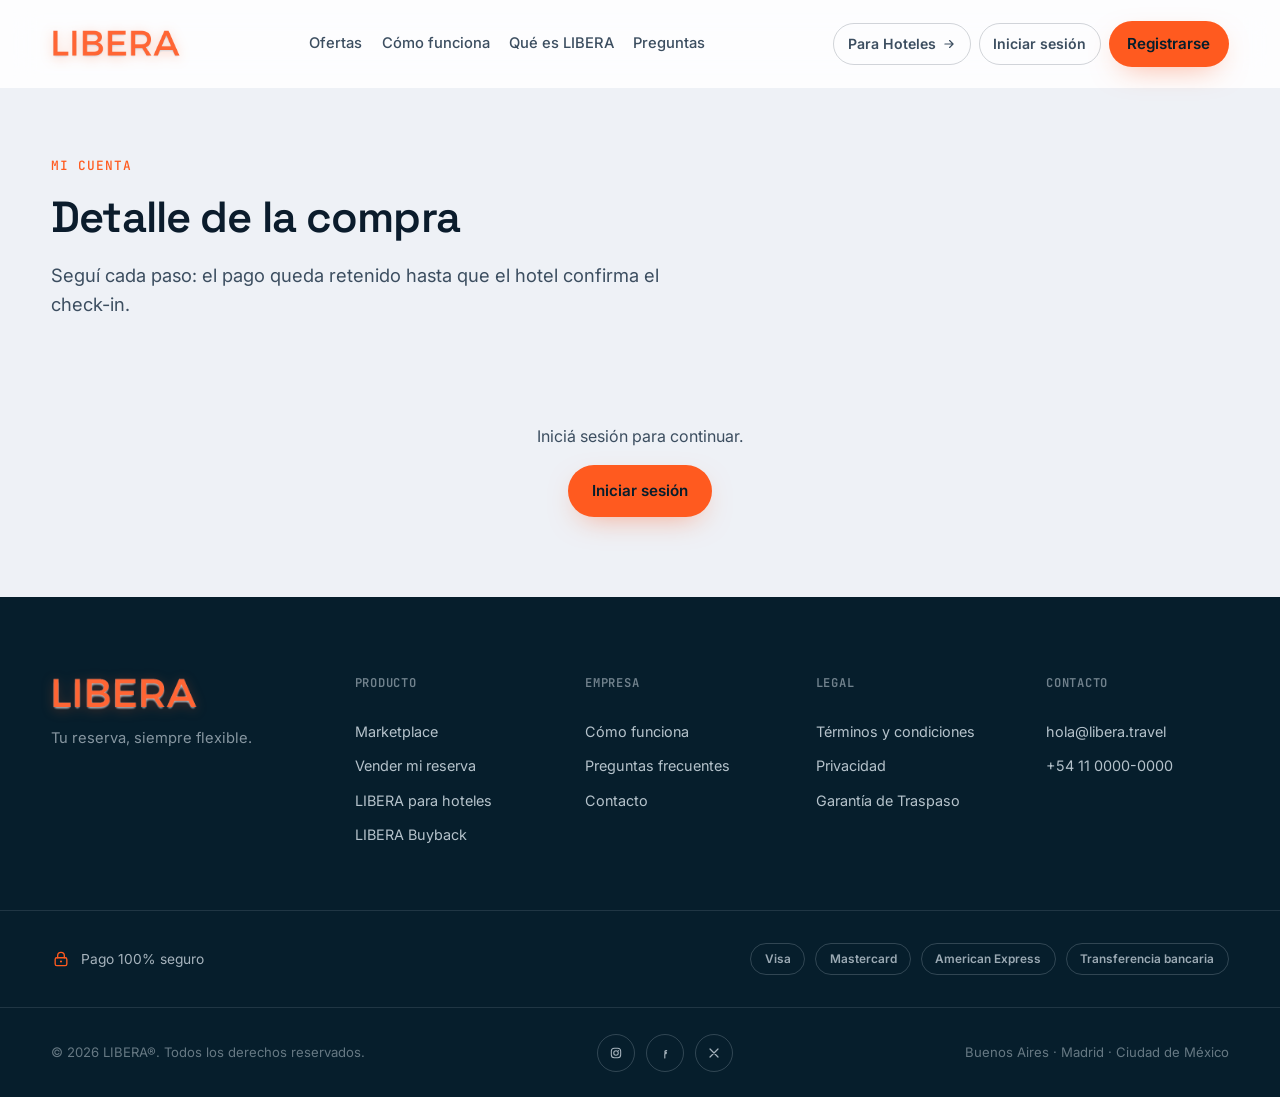
<file: frontend/LIBERA WEB/compra.html>
<!doctype html>
<html lang="es">
<head>
<meta charset="UTF-8">
<meta name="viewport" content="width=device-width, initial-scale=1">
<title>Detalle de la compra — LIBERA</title>
<meta name="robots" content="noindex">
<meta name="description" content="Estado de tu compra o venta en LIBERA.">
<link rel="icon" type="image/png" href="assets/brand/libera-bird-only.png?v=20260806e">

<link rel="preconnect" href="https://fonts.googleapis.com">
<link rel="preconnect" href="https://fonts.gstatic.com" crossorigin>
<link rel="stylesheet" href="https://fonts.googleapis.com/css2?family=Space+Grotesk:wght@500;600;700&family=Inter:wght@300;400;500;600;700;800&family=JetBrains+Mono:wght@400;500;600;700&display=swap">

<link rel="stylesheet" href="style.css?v=20260806e">
</head>
<body data-view="b2c" data-page="cancelaciones">

<a class="skip-link" href="#main">Saltar al contenido</a>

<!-- SVG SYMBOL LIBRARY -->
<svg class="sr-only" width="0" height="0" aria-hidden="true" focusable="false">
  <defs>
    <symbol id="icon-check" viewBox="0 0 24 24"><path d="M4 12.5 9.5 18 20 6" stroke="currentColor" stroke-width="2.4" fill="none" stroke-linecap="round" stroke-linejoin="round"/></symbol>
    <symbol id="icon-arrow" viewBox="0 0 24 24"><path d="M5 12h14M13 6l6 6-6 6" stroke="currentColor" stroke-width="2" fill="none" stroke-linecap="round" stroke-linejoin="round"/></symbol>
    <symbol id="icon-close" viewBox="0 0 24 24"><path d="M6 6l12 12M18 6L6 18" stroke="currentColor" stroke-width="2" fill="none" stroke-linecap="round"/></symbol>
    <symbol id="icon-shield" viewBox="0 0 24 24"><path d="M12 2 4 5v6c0 5 3.4 8.7 8 11 4.6-2.3 8-6 8-11V5l-8-3Z" fill="none" stroke="currentColor" stroke-width="1.6"/><path d="M8.5 12l2.4 2.4L16 9" fill="none" stroke="currentColor" stroke-width="1.6" stroke-linecap="round" stroke-linejoin="round"/></symbol>
    <symbol id="icon-instagram" viewBox="0 0 24 24"><rect x="5" y="5" width="14" height="14" rx="4.5" fill="none" stroke="currentColor" stroke-width="1.6"/><circle cx="12" cy="12" r="3.4" fill="none" stroke="currentColor" stroke-width="1.6"/><circle cx="15.6" cy="8.4" r=".9" fill="currentColor"/></symbol>
    <symbol id="icon-facebook" viewBox="0 0 24 24"><path d="M14.5 8.5h-1.2c-1 0-1.5.5-1.5 1.5V11H14l-.3 2h-2v6.5" fill="none" stroke="currentColor" stroke-width="1.7" stroke-linecap="round" stroke-linejoin="round"/></symbol>
    <symbol id="icon-x" viewBox="0 0 24 24"><path d="M6 6l12 12M18 6L6 18" stroke="currentColor" stroke-width="1.8" stroke-linecap="round"/></symbol>
    <symbol id="icon-lock" viewBox="0 0 24 24"><rect x="5" y="10.5" width="14" height="9.5" rx="2" fill="none" stroke="currentColor" stroke-width="1.6"/><path d="M8 10.5V8a4 4 0 0 1 8 0v2.5" fill="none" stroke="currentColor" stroke-width="1.6" stroke-linecap="round"/><circle cx="12" cy="15" r="1.3" fill="currentColor"/></symbol>
  </defs>
</svg>

<!-- HEADER -->
<header class="nav" data-nav>
  <div class="nav-inner">
    <a href="index.html" class="logo" aria-label="LIBERA — inicio">
      <img class="logo-img" src="assets/brand/libera-name-only.png?v=20260806e" alt="LIBERA" />
    </a>

    <nav class="nav-links" aria-label="Navegación viajeros">
      <a href="catalogo.html">Ofertas</a>
      <a href="index.html#como-funciona">Cómo funciona</a>
      <a href="index.html#que-es-libera">Qué es LIBERA</a>
      <a href="preguntas.html">Preguntas</a>
    </nav>

    <div class="nav-actions">
      <a href="index.html?view=b2b" class="btn btn-ghost-nav">
        <span>Para Hoteles</span>
        <svg viewBox="0 0 24 24" aria-hidden="true"><use href="#icon-arrow"></use></svg>
      </a>
      <div class="nav-auth">
        <button type="button" class="btn btn-ghost-nav" data-auth-open="login">Iniciar sesión</button>
        <button type="button" class="btn btn-primary nav-cta" data-auth-open="register">Registrarse</button>
      </div>
    </div>
  </div>
</header>

<main id="main">

  <section class="faq-hero">
    <div class="section-head">
      <p class="kicker">Mi cuenta</p>
      <h1 data-purchase-title>Detalle de la compra</h1>
      <p class="section-lede" data-purchase-sub>Seguí cada paso: el pago queda retenido hasta que el hotel confirma el check-in.</p>
    </div>
  </section>

  <section class="faq-body account-body" data-purchase-page>
    <div class="account-guest" data-account-guest hidden>
      <p>Iniciá sesión para continuar.</p>
      <button type="button" class="btn btn-primary" data-auth-open="login">Iniciar sesión</button>
    </div>

    <div class="purchase-detail" data-purchase-detail hidden>
      <a href="mi-cuenta.html" class="detail-back"><svg viewBox="0 0 24 24" aria-hidden="true"><use href="#icon-arrow"></use></svg>Volver a Mi cuenta</a>
      <ol class="purchase-timeline" data-purchase-timeline></ol>
      <p class="purchase-alert" data-purchase-alert hidden></p>
      <div class="purchase-grid">
        <div class="purchase-card">
          <h3>Estadía</h3>
          <dl data-purchase-stay></dl>
        </div>
        <div class="purchase-card">
          <h3>Pago</h3>
          <dl data-purchase-money></dl>
          <div class="purchase-actions" data-purchase-actions></div>
        </div>
      </div>
    </div>

    <p class="account-empty" data-purchase-error hidden></p>
  </section>

</main>

<!-- FOOTER -->
<footer class="site-footer">
  <div class="footer-inner">
    <div class="footer-brand">
      <a href="index.html" class="logo" aria-label="LIBERA — inicio">
        <img class="logo-img" src="assets/brand/libera-name-only.png?v=20260806e" alt="LIBERA" />
      </a>
      <p class="footer-tagline">Tu reserva, siempre flexible.</p>
    </div>

    <nav class="footer-col" aria-label="Producto">
      <h4>Producto</h4>
      <a href="catalogo.html">Marketplace</a>
      <a href="vender.html">Vender mi reserva</a>
      <a href="index.html?view=b2b#proceso">LIBERA para hoteles</a>
      <a href="index.html?view=b2b#buyback">LIBERA Buyback</a>
    </nav>
    <nav class="footer-col" aria-label="Empresa">
      <h4>Empresa</h4>
      <a href="index.html#como-funciona">Cómo funciona</a>
      <a href="preguntas.html">Preguntas frecuentes</a>
      <a href="index.html?view=b2b#contacto">Contacto</a>
    </nav>
    <nav class="footer-col" aria-label="Legal">
      <h4>Legal</h4>
      <a href="terminos.html">Términos y condiciones</a>
      <a href="privacidad.html">Privacidad</a>
      <a href="cancelaciones.html">Garantía de Traspaso</a>
    </nav>

    <div class="footer-col footer-col-contact">
      <h4>Contacto</h4>
      <a href="mailto:hola@libera.travel">hola@libera.travel</a>
      <a href="tel:+541100000000">+54 11 0000-0000</a>
    </div>
  </div>

  <div class="footer-secure">
    <div class="footer-secure-badge">
      <svg viewBox="0 0 24 24" aria-hidden="true"><use href="#icon-lock"></use></svg>
      <span>Pago 100% seguro</span>
    </div>
    <div class="footer-payment-chips">
      <span class="payment-chip">Visa</span>
      <span class="payment-chip">Mastercard</span>
      <span class="payment-chip">American Express</span>
      <span class="payment-chip">Transferencia bancaria</span>
    </div>
  </div>

  <div class="footer-bottom">
    <p>© 2026 LIBERA®. Todos los derechos reservados.</p>
    <div class="footer-social">
      <a href="#" class="social-icon" aria-label="Instagram"><svg viewBox="0 0 24 24" aria-hidden="true"><use href="#icon-instagram"></use></svg></a>
      <a href="#" class="social-icon" aria-label="Facebook"><svg viewBox="0 0 24 24" aria-hidden="true"><use href="#icon-facebook"></use></svg></a>
      <a href="#" class="social-icon" aria-label="X (Twitter)"><svg viewBox="0 0 24 24" aria-hidden="true"><use href="#icon-x"></use></svg></a>
    </div>
    <p>Buenos Aires · Madrid · Ciudad de México</p>
  </div>
</footer>

<div class="toast" data-toast hidden></div>

<!-- AUTH MODAL -->
<dialog class="auth-modal" data-auth-modal aria-labelledby="auth-title">
  <button type="button" class="drawer-close auth-modal-close" data-auth-close aria-label="Cerrar">
    <svg viewBox="0 0 24 24" aria-hidden="true"><use href="#icon-close"></use></svg>
  </button>

  <div class="auth-modal-head">
    <img class="logo-img" src="assets/brand/libera-name-only.png?v=20260806e" alt="LIBERA" />
    <h2 id="auth-title" class="sr-only">Iniciar sesión o registrarse</h2>
  </div>

  <div class="auth-tabs" role="tablist">
    <button type="button" class="auth-tab is-active" data-auth-tab="login" role="tab" aria-selected="true">Iniciar sesión</button>
    <button type="button" class="auth-tab" data-auth-tab="register" role="tab" aria-selected="false">Registrarse</button>
  </div>

  <form class="auth-form" data-auth-form="login" novalidate>
    <div class="field">
      <label for="auth-login-email">Email</label>
      <input id="auth-login-email" type="email" name="email" required autocomplete="email">
    </div>
    <div class="field">
      <label for="auth-login-pass">Contraseña</label>
      <input id="auth-login-pass" type="password" name="password" required autocomplete="current-password">
    </div>
    <button type="submit" class="btn btn-primary btn-lg btn-block"><span>Iniciar sesión</span></button>
  </form>

  <form class="auth-form" data-auth-form="register" novalidate hidden>
    <div class="form-row">
      <div class="field">
        <label for="auth-reg-first">Nombre</label>
        <input id="auth-reg-first" type="text" name="firstName" required autocomplete="given-name">
      </div>
      <div class="field">
        <label for="auth-reg-last">Apellido</label>
        <input id="auth-reg-last" type="text" name="lastName" required autocomplete="family-name">
      </div>
    </div>
    <div class="field">
      <label for="auth-reg-doc">DNI o pasaporte</label>
      <input id="auth-reg-doc" type="text" name="documentNumber" required autocomplete="off">
    </div>
    <div class="field">
      <label for="auth-reg-email">Email</label>
      <input id="auth-reg-email" type="email" name="email" required autocomplete="email">
    </div>
    <div class="field">
      <label for="auth-reg-pass">Contraseña</label>
      <input id="auth-reg-pass" type="password" name="password" required autocomplete="new-password" minlength="8">
    </div>
    <button type="submit" class="btn btn-primary btn-lg btn-block"><span>Crear cuenta</span></button>
  </form>

  <p class="auth-success" data-auth-success hidden>
    <svg viewBox="0 0 24 24" aria-hidden="true"><use href="#icon-check"></use></svg>
    <span data-auth-success-text>¡Listo!</span>
  </p>

  <p class="auth-error" data-auth-error role="alert" hidden></p>
</dialog>

<script defer src="lib/gsap.min.js"></script>
<script defer src="lib/ScrollTrigger.min.js"></script>
<script defer src="api.js?v=20260806e"></script>
<script defer src="app.js?v=20260806e"></script>
</body>
</html>
</file>
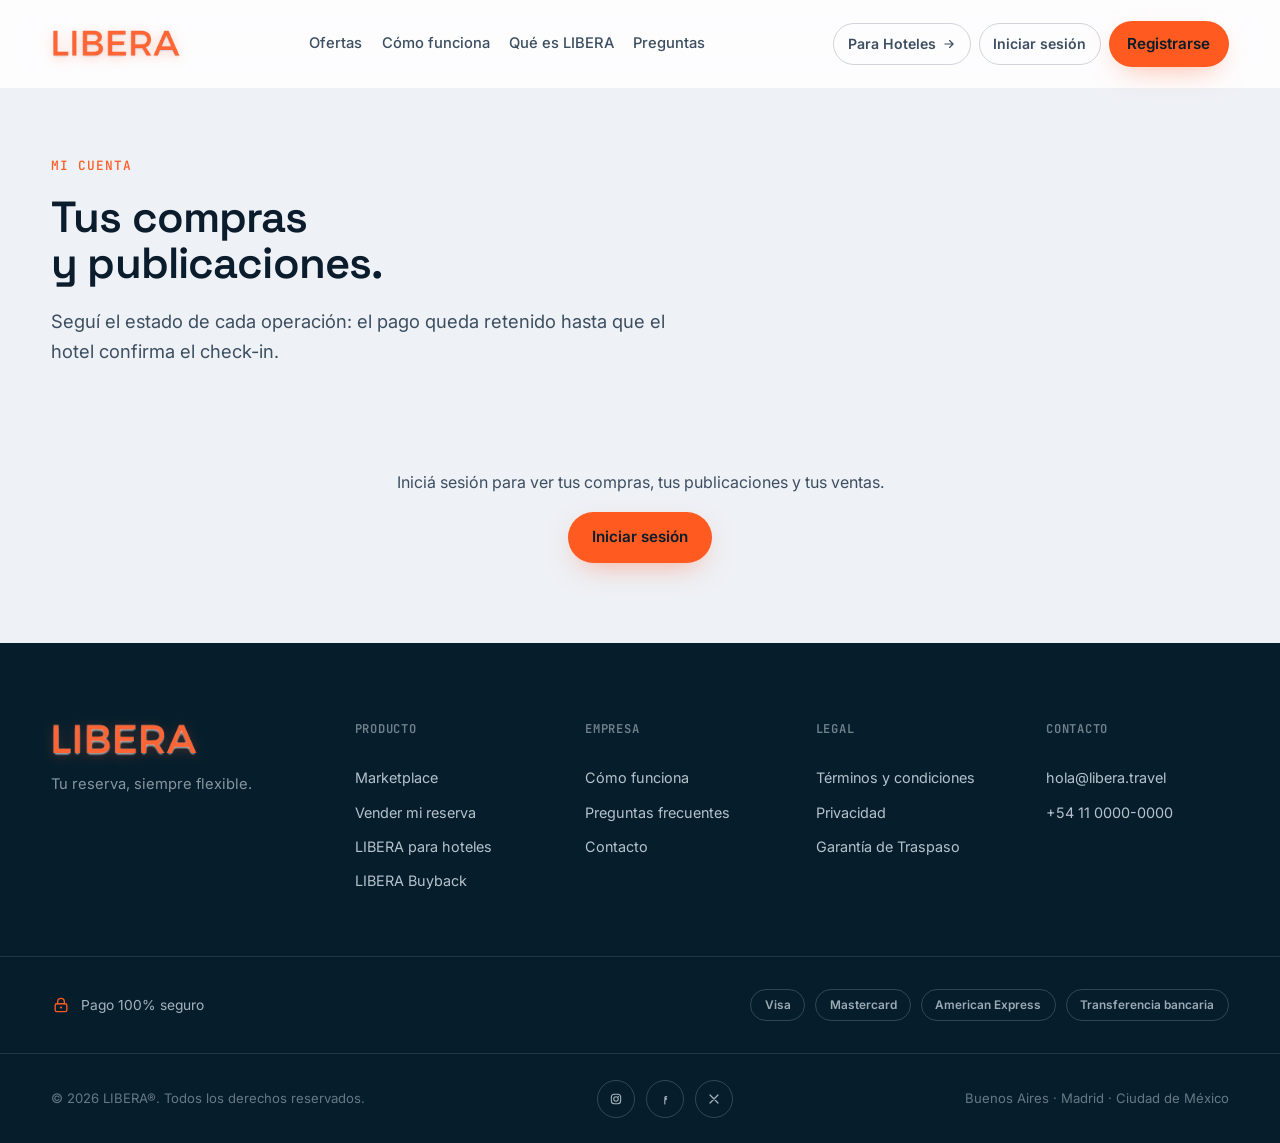
<file: frontend/LIBERA WEB/mi-cuenta.html>
<!doctype html>
<html lang="es">
<head>
<meta charset="UTF-8">
<meta name="viewport" content="width=device-width, initial-scale=1">
<title>Mi cuenta — LIBERA</title>
<meta name="robots" content="noindex">
<meta name="description" content="Tus compras, publicaciones y ventas en LIBERA.">
<link rel="icon" type="image/png" href="assets/brand/libera-bird-only.png?v=20260806e">

<link rel="preconnect" href="https://fonts.googleapis.com">
<link rel="preconnect" href="https://fonts.gstatic.com" crossorigin>
<link rel="stylesheet" href="https://fonts.googleapis.com/css2?family=Space+Grotesk:wght@500;600;700&family=Inter:wght@300;400;500;600;700;800&family=JetBrains+Mono:wght@400;500;600;700&display=swap">

<link rel="stylesheet" href="style.css?v=20260806e">
</head>
<body data-view="b2c" data-page="cancelaciones">

<a class="skip-link" href="#main">Saltar al contenido</a>

<!-- SVG SYMBOL LIBRARY -->
<svg class="sr-only" width="0" height="0" aria-hidden="true" focusable="false">
  <defs>
    <symbol id="icon-check" viewBox="0 0 24 24"><path d="M4 12.5 9.5 18 20 6" stroke="currentColor" stroke-width="2.4" fill="none" stroke-linecap="round" stroke-linejoin="round"/></symbol>
    <symbol id="icon-arrow" viewBox="0 0 24 24"><path d="M5 12h14M13 6l6 6-6 6" stroke="currentColor" stroke-width="2" fill="none" stroke-linecap="round" stroke-linejoin="round"/></symbol>
    <symbol id="icon-close" viewBox="0 0 24 24"><path d="M6 6l12 12M18 6L6 18" stroke="currentColor" stroke-width="2" fill="none" stroke-linecap="round"/></symbol>
    <symbol id="icon-shield" viewBox="0 0 24 24"><path d="M12 2 4 5v6c0 5 3.4 8.7 8 11 4.6-2.3 8-6 8-11V5l-8-3Z" fill="none" stroke="currentColor" stroke-width="1.6"/><path d="M8.5 12l2.4 2.4L16 9" fill="none" stroke="currentColor" stroke-width="1.6" stroke-linecap="round" stroke-linejoin="round"/></symbol>
    <symbol id="icon-instagram" viewBox="0 0 24 24"><rect x="5" y="5" width="14" height="14" rx="4.5" fill="none" stroke="currentColor" stroke-width="1.6"/><circle cx="12" cy="12" r="3.4" fill="none" stroke="currentColor" stroke-width="1.6"/><circle cx="15.6" cy="8.4" r=".9" fill="currentColor"/></symbol>
    <symbol id="icon-facebook" viewBox="0 0 24 24"><path d="M14.5 8.5h-1.2c-1 0-1.5.5-1.5 1.5V11H14l-.3 2h-2v6.5" fill="none" stroke="currentColor" stroke-width="1.7" stroke-linecap="round" stroke-linejoin="round"/></symbol>
    <symbol id="icon-x" viewBox="0 0 24 24"><path d="M6 6l12 12M18 6L6 18" stroke="currentColor" stroke-width="1.8" stroke-linecap="round"/></symbol>
    <symbol id="icon-lock" viewBox="0 0 24 24"><rect x="5" y="10.5" width="14" height="9.5" rx="2" fill="none" stroke="currentColor" stroke-width="1.6"/><path d="M8 10.5V8a4 4 0 0 1 8 0v2.5" fill="none" stroke="currentColor" stroke-width="1.6" stroke-linecap="round"/><circle cx="12" cy="15" r="1.3" fill="currentColor"/></symbol>
  </defs>
</svg>

<!-- HEADER -->
<header class="nav" data-nav>
  <div class="nav-inner">
    <a href="index.html" class="logo" aria-label="LIBERA — inicio">
      <img class="logo-img" src="assets/brand/libera-name-only.png?v=20260806e" alt="LIBERA" />
    </a>

    <nav class="nav-links" aria-label="Navegación viajeros">
      <a href="catalogo.html">Ofertas</a>
      <a href="index.html#como-funciona">Cómo funciona</a>
      <a href="index.html#que-es-libera">Qué es LIBERA</a>
      <a href="preguntas.html">Preguntas</a>
    </nav>

    <div class="nav-actions">
      <a href="index.html?view=b2b" class="btn btn-ghost-nav">
        <span>Para Hoteles</span>
        <svg viewBox="0 0 24 24" aria-hidden="true"><use href="#icon-arrow"></use></svg>
      </a>
      <div class="nav-auth">
        <button type="button" class="btn btn-ghost-nav" data-auth-open="login">Iniciar sesión</button>
        <button type="button" class="btn btn-primary nav-cta" data-auth-open="register">Registrarse</button>
      </div>
    </div>
  </div>
</header>

<main id="main">

  <section class="faq-hero">
    <div class="section-head">
      <p class="kicker reveal">Mi cuenta</p>
      <h1 class="reveal">Tus compras y publicaciones.</h1>
      <p class="section-lede reveal" data-account-greeting>Seguí el estado de cada operación: el pago queda retenido hasta que el hotel confirma el check-in.</p>
    </div>
  </section>

  <section class="faq-body account-body" data-account>
    <div class="account-guest" data-account-guest hidden>
      <p>Iniciá sesión para ver tus compras, tus publicaciones y tus ventas.</p>
      <button type="button" class="btn btn-primary" data-auth-open="login">Iniciar sesión</button>
    </div>

    <div class="account-panels" data-account-panels hidden>
      <div class="auth-tabs account-tabs" role="tablist">
        <button type="button" class="auth-tab is-active" role="tab" aria-selected="true" data-account-tab="purchases">Mis compras</button>
        <button type="button" class="auth-tab" role="tab" aria-selected="false" data-account-tab="listings">Mis publicaciones</button>
        <button type="button" class="auth-tab" role="tab" aria-selected="false" data-account-tab="sales">Mis ventas</button>
      </div>
      <div class="account-list" data-account-panel="purchases"></div>
      <div class="account-list" data-account-panel="listings" hidden></div>
      <div class="account-list" data-account-panel="sales" hidden></div>
    </div>
  </section>

</main>

<!-- FOOTER -->
<footer class="site-footer">
  <div class="footer-inner">
    <div class="footer-brand">
      <a href="index.html" class="logo" aria-label="LIBERA — inicio">
        <img class="logo-img" src="assets/brand/libera-name-only.png?v=20260806e" alt="LIBERA" />
      </a>
      <p class="footer-tagline">Tu reserva, siempre flexible.</p>
    </div>

    <nav class="footer-col" aria-label="Producto">
      <h4>Producto</h4>
      <a href="catalogo.html">Marketplace</a>
      <a href="vender.html">Vender mi reserva</a>
      <a href="index.html?view=b2b#proceso">LIBERA para hoteles</a>
      <a href="index.html?view=b2b#buyback">LIBERA Buyback</a>
    </nav>
    <nav class="footer-col" aria-label="Empresa">
      <h4>Empresa</h4>
      <a href="index.html#como-funciona">Cómo funciona</a>
      <a href="preguntas.html">Preguntas frecuentes</a>
      <a href="index.html?view=b2b#contacto">Contacto</a>
    </nav>
    <nav class="footer-col" aria-label="Legal">
      <h4>Legal</h4>
      <a href="terminos.html">Términos y condiciones</a>
      <a href="privacidad.html">Privacidad</a>
      <a href="cancelaciones.html">Garantía de Traspaso</a>
    </nav>

    <div class="footer-col footer-col-contact">
      <h4>Contacto</h4>
      <a href="mailto:hola@libera.travel">hola@libera.travel</a>
      <a href="tel:+541100000000">+54 11 0000-0000</a>
    </div>
  </div>

  <div class="footer-secure">
    <div class="footer-secure-badge">
      <svg viewBox="0 0 24 24" aria-hidden="true"><use href="#icon-lock"></use></svg>
      <span>Pago 100% seguro</span>
    </div>
    <div class="footer-payment-chips">
      <span class="payment-chip">Visa</span>
      <span class="payment-chip">Mastercard</span>
      <span class="payment-chip">American Express</span>
      <span class="payment-chip">Transferencia bancaria</span>
    </div>
  </div>

  <div class="footer-bottom">
    <p>© 2026 LIBERA®. Todos los derechos reservados.</p>
    <div class="footer-social">
      <a href="#" class="social-icon" aria-label="Instagram"><svg viewBox="0 0 24 24" aria-hidden="true"><use href="#icon-instagram"></use></svg></a>
      <a href="#" class="social-icon" aria-label="Facebook"><svg viewBox="0 0 24 24" aria-hidden="true"><use href="#icon-facebook"></use></svg></a>
      <a href="#" class="social-icon" aria-label="X (Twitter)"><svg viewBox="0 0 24 24" aria-hidden="true"><use href="#icon-x"></use></svg></a>
    </div>
    <p>Buenos Aires · Madrid · Ciudad de México</p>
  </div>
</footer>

<div class="toast" data-toast hidden></div>

<!-- AUTH MODAL -->
<dialog class="auth-modal" data-auth-modal aria-labelledby="auth-title">
  <button type="button" class="drawer-close auth-modal-close" data-auth-close aria-label="Cerrar">
    <svg viewBox="0 0 24 24" aria-hidden="true"><use href="#icon-close"></use></svg>
  </button>

  <div class="auth-modal-head">
    <img class="logo-img" src="assets/brand/libera-name-only.png?v=20260806e" alt="LIBERA" />
    <h2 id="auth-title" class="sr-only">Iniciar sesión o registrarse</h2>
  </div>

  <div class="auth-tabs" role="tablist">
    <button type="button" class="auth-tab is-active" data-auth-tab="login" role="tab" aria-selected="true">Iniciar sesión</button>
    <button type="button" class="auth-tab" data-auth-tab="register" role="tab" aria-selected="false">Registrarse</button>
  </div>

  <form class="auth-form" data-auth-form="login" novalidate>
    <div class="field">
      <label for="auth-login-email">Email</label>
      <input id="auth-login-email" type="email" name="email" required autocomplete="email">
    </div>
    <div class="field">
      <label for="auth-login-pass">Contraseña</label>
      <input id="auth-login-pass" type="password" name="password" required autocomplete="current-password">
    </div>
    <button type="submit" class="btn btn-primary btn-lg btn-block"><span>Iniciar sesión</span></button>
  </form>

  <form class="auth-form" data-auth-form="register" novalidate hidden>
    <div class="form-row">
      <div class="field">
        <label for="auth-reg-first">Nombre</label>
        <input id="auth-reg-first" type="text" name="firstName" required autocomplete="given-name">
      </div>
      <div class="field">
        <label for="auth-reg-last">Apellido</label>
        <input id="auth-reg-last" type="text" name="lastName" required autocomplete="family-name">
      </div>
    </div>
    <div class="field">
      <label for="auth-reg-doc">DNI o pasaporte</label>
      <input id="auth-reg-doc" type="text" name="documentNumber" required autocomplete="off">
    </div>
    <div class="field">
      <label for="auth-reg-email">Email</label>
      <input id="auth-reg-email" type="email" name="email" required autocomplete="email">
    </div>
    <div class="field">
      <label for="auth-reg-pass">Contraseña</label>
      <input id="auth-reg-pass" type="password" name="password" required autocomplete="new-password" minlength="8">
    </div>
    <button type="submit" class="btn btn-primary btn-lg btn-block"><span>Crear cuenta</span></button>
  </form>

  <p class="auth-success" data-auth-success hidden>
    <svg viewBox="0 0 24 24" aria-hidden="true"><use href="#icon-check"></use></svg>
    <span data-auth-success-text>¡Listo!</span>
  </p>

  <p class="auth-error" data-auth-error role="alert" hidden></p>
</dialog>

<script defer src="lib/gsap.min.js"></script>
<script defer src="lib/ScrollTrigger.min.js"></script>
<script defer src="api.js?v=20260806e"></script>
<script defer src="app.js?v=20260806e"></script>
</body>
</html>
</file>
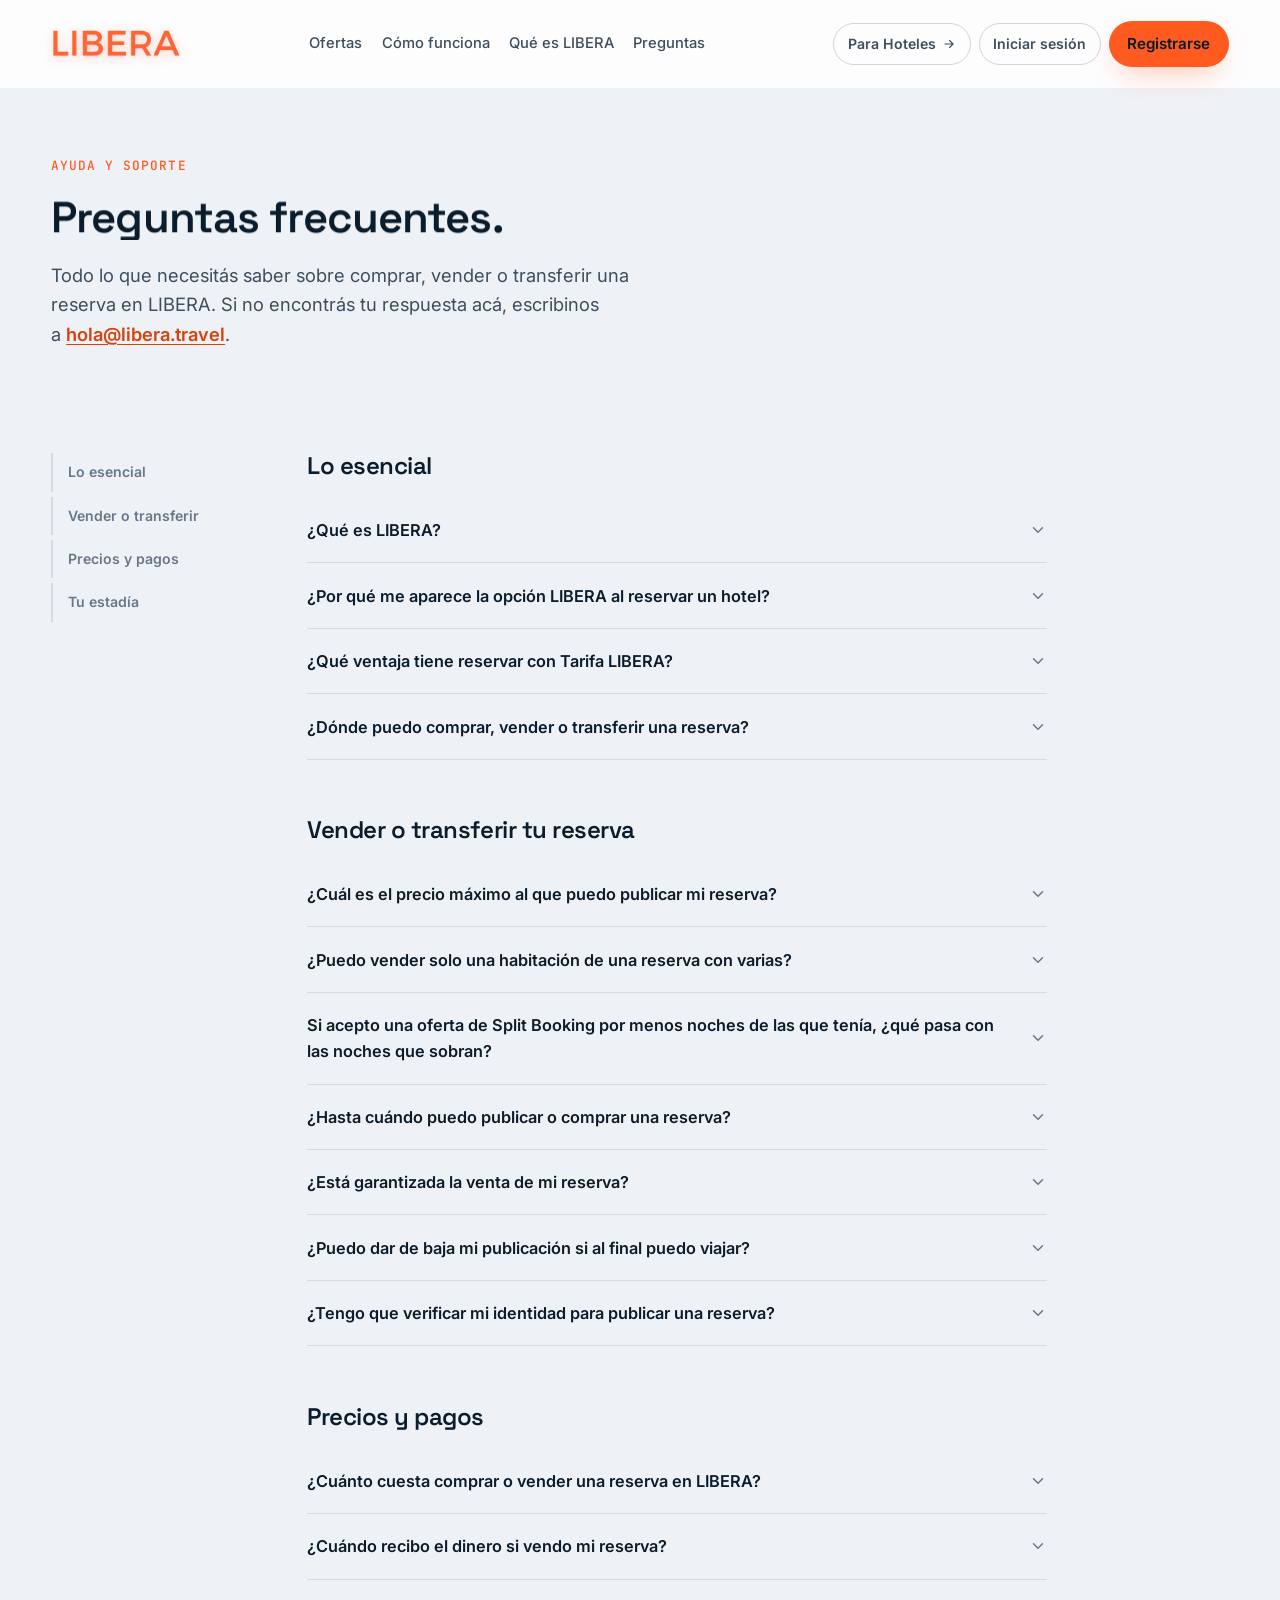
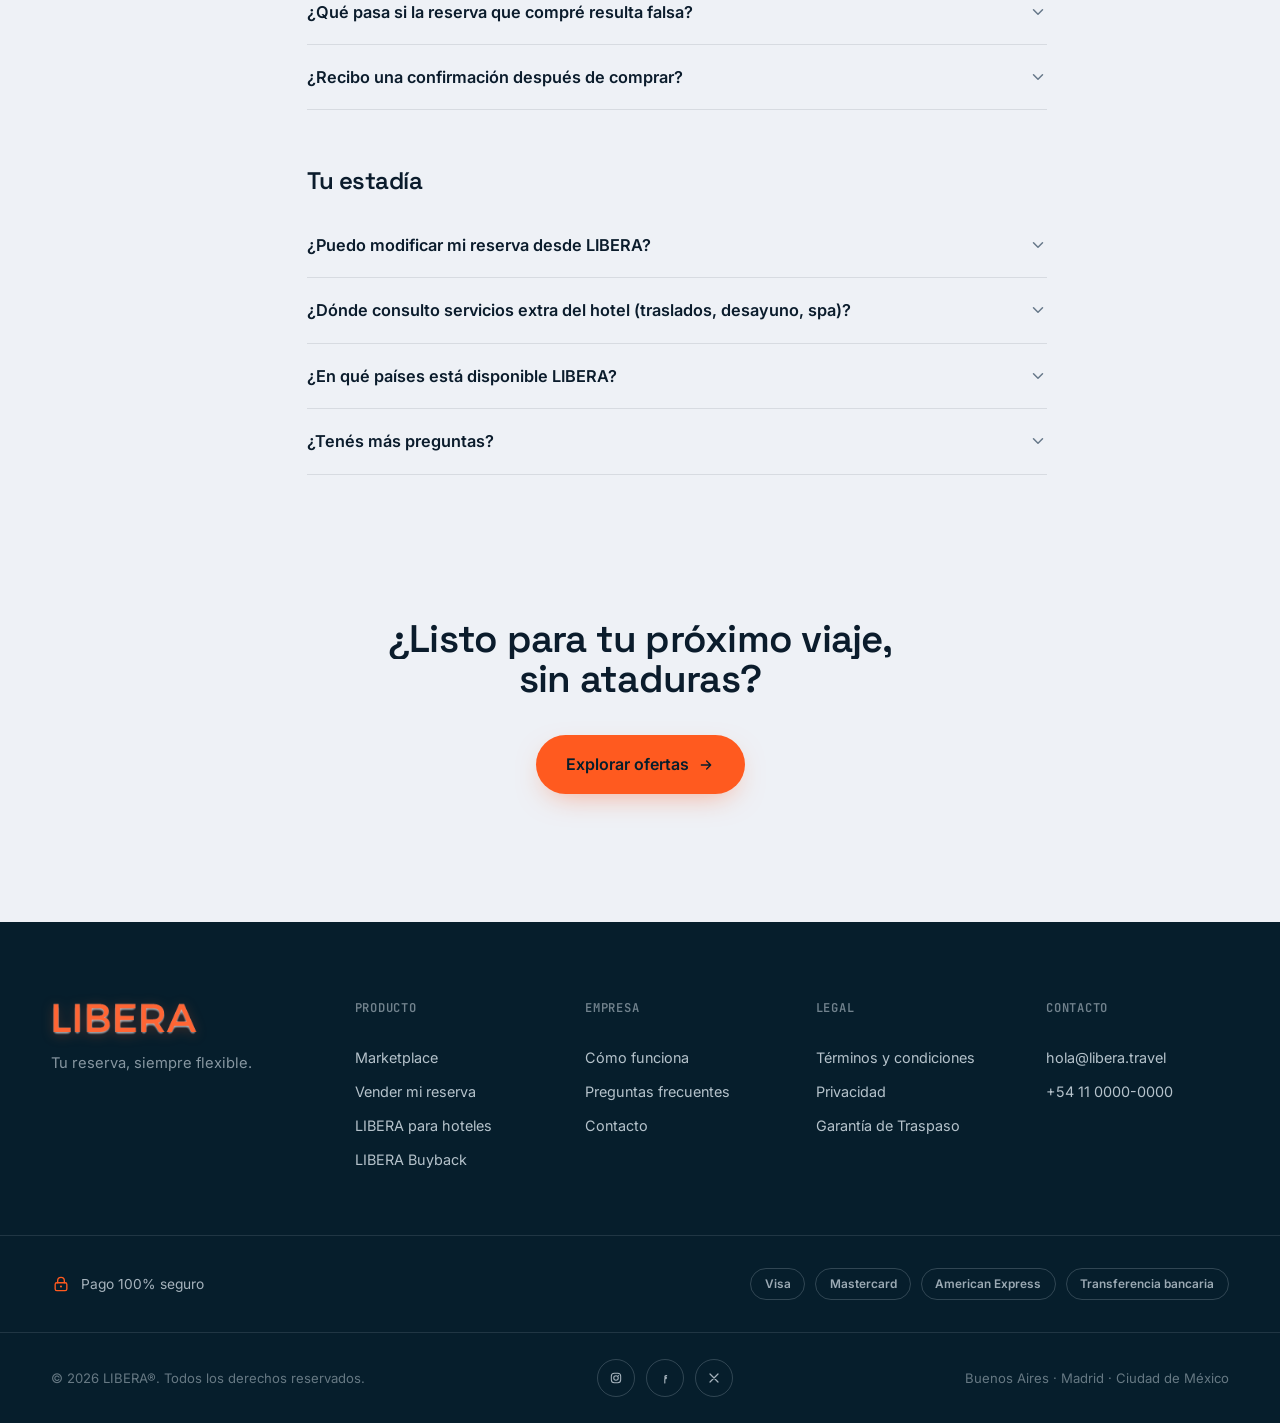
<file: frontend/LIBERA WEB/preguntas.html>
<!doctype html>
<html lang="es">
<head>
<meta charset="UTF-8">
<meta name="viewport" content="width=device-width, initial-scale=1">
<title>Preguntas frecuentes — LIBERA</title>
<meta name="description" content="Todo lo que necesitás saber sobre comprar, vender o transferir una reserva en LIBERA: precios, plazos, pagos y cómo funciona la Garantía de Traspaso.">
<link rel="icon" type="image/png" href="assets/brand/libera-bird-only.png?v=20260806e">

<link rel="preconnect" href="https://fonts.googleapis.com">
<link rel="preconnect" href="https://fonts.gstatic.com" crossorigin>
<link rel="stylesheet" href="https://fonts.googleapis.com/css2?family=Space+Grotesk:wght@500;600;700&family=Inter:wght@300;400;500;600;700;800&family=JetBrains+Mono:wght@400;500;600;700&display=swap">

<link rel="stylesheet" href="style.css?v=20260806e">
</head>
<body data-view="b2c" data-page="preguntas">

<a class="skip-link" href="#main">Saltar al contenido</a>

<!-- SVG SYMBOL LIBRARY -->
<svg class="sr-only" width="0" height="0" aria-hidden="true" focusable="false">
  <defs>
    <symbol id="icon-check" viewBox="0 0 24 24"><path d="M4 12.5 9.5 18 20 6" stroke="currentColor" stroke-width="2.4" fill="none" stroke-linecap="round" stroke-linejoin="round"/></symbol>
    <symbol id="icon-arrow" viewBox="0 0 24 24"><path d="M5 12h14M13 6l6 6-6 6" stroke="currentColor" stroke-width="2" fill="none" stroke-linecap="round" stroke-linejoin="round"/></symbol>
    <symbol id="icon-close" viewBox="0 0 24 24"><path d="M6 6l12 12M18 6L6 18" stroke="currentColor" stroke-width="2" fill="none" stroke-linecap="round"/></symbol>
    <symbol id="icon-chevron" viewBox="0 0 24 24"><path d="M6 9l6 6 6-6" stroke="currentColor" stroke-width="2" fill="none" stroke-linecap="round" stroke-linejoin="round"/></symbol>
    <symbol id="icon-instagram" viewBox="0 0 24 24"><rect x="5" y="5" width="14" height="14" rx="4.5" fill="none" stroke="currentColor" stroke-width="1.6"/><circle cx="12" cy="12" r="3.4" fill="none" stroke="currentColor" stroke-width="1.6"/><circle cx="15.6" cy="8.4" r=".9" fill="currentColor"/></symbol>
    <symbol id="icon-facebook" viewBox="0 0 24 24"><path d="M14.5 8.5h-1.2c-1 0-1.5.5-1.5 1.5V11H14l-.3 2h-2v6.5" fill="none" stroke="currentColor" stroke-width="1.7" stroke-linecap="round" stroke-linejoin="round"/></symbol>
    <symbol id="icon-x" viewBox="0 0 24 24"><path d="M6 6l12 12M18 6L6 18" stroke="currentColor" stroke-width="1.8" stroke-linecap="round"/></symbol>
    <symbol id="icon-lock" viewBox="0 0 24 24"><rect x="5" y="10.5" width="14" height="9.5" rx="2" fill="none" stroke="currentColor" stroke-width="1.6"/><path d="M8 10.5V8a4 4 0 0 1 8 0v2.5" fill="none" stroke="currentColor" stroke-width="1.6" stroke-linecap="round"/><circle cx="12" cy="15" r="1.3" fill="currentColor"/></symbol>
  </defs>
</svg>

<!-- HEADER -->
<header class="nav" data-nav>
  <div class="nav-inner">
    <a href="index.html" class="logo" aria-label="LIBERA — inicio">
      <img class="logo-img" src="assets/brand/libera-name-only.png?v=20260806e" alt="LIBERA" />
    </a>

    <nav class="nav-links" aria-label="Navegación viajeros">
      <a href="catalogo.html">Ofertas</a>
      <a href="index.html#como-funciona">Cómo funciona</a>
      <a href="index.html#que-es-libera">Qué es LIBERA</a>
      <a href="preguntas.html">Preguntas</a>
    </nav>

    <div class="nav-actions">
      <a href="index.html?view=b2b" class="btn btn-ghost-nav">
        <span>Para Hoteles</span>
        <svg viewBox="0 0 24 24" aria-hidden="true"><use href="#icon-arrow"></use></svg>
      </a>
      <div class="nav-auth">
        <button type="button" class="btn btn-ghost-nav" data-auth-open="login">Iniciar sesión</button>
        <button type="button" class="btn btn-primary nav-cta" data-auth-open="register">Registrarse</button>
      </div>
    </div>
  </div>
</header>

<main id="main">

  <!-- FAQ HERO -->
  <section class="faq-hero">
    <div class="section-head">
      <p class="kicker reveal">Ayuda y soporte</p>
      <h1 class="reveal" data-split="lines">Preguntas frecuentes.</h1>
      <p class="section-lede reveal">Todo lo que necesitás saber sobre comprar, vender o transferir una reserva en LIBERA. Si no encontrás tu respuesta acá, escribinos a <a href="mailto:hola@libera.travel" class="faq-inline-link">hola@libera.travel</a>.</p>
    </div>
  </section>

  <!-- FAQ BODY -->
  <section class="faq-body">
    <div class="faq-layout">

      <nav class="faq-toc reveal" aria-label="Categorías de preguntas">
        <a href="#faq-esencial">Lo esencial</a>
        <a href="#faq-vender">Vender o transferir</a>
        <a href="#faq-precios">Precios y pagos</a>
        <a href="#faq-estadia">Tu estadía</a>
      </nav>

      <div class="faq-groups">

        <div class="faq-group reveal" id="faq-esencial">
          <h2>Lo esencial</h2>

          <details class="faq-item">
            <summary>¿Qué es LIBERA?<svg viewBox="0 0 24 24" aria-hidden="true"><use href="#icon-chevron"></use></svg></summary>
            <p>LIBERA es una plataforma argentina que convierte las reservas de hotel No Reembolsables en reservas flexibles. Si contrataste una estadía con Tarifa LIBERA y finalmente no podés viajar, podés revenderla o transferirla a otro viajero. Si buscás alojamiento con descuento, podés comprar las reservas que otros huéspedes están transfiriendo. Hoy operamos en Argentina, con planes de expandirnos al resto de Latinoamérica.</p>
          </details>

          <details class="faq-item">
            <summary>¿Por qué me aparece la opción LIBERA al reservar un hotel?<svg viewBox="0 0 24 24" aria-hidden="true"><use href="#icon-chevron"></use></svg></summary>
            <p>Porque el hotel en el que estás reservando trabaja con LIBERA: reemplazó su tarifa no reembolsable por la Tarifa LIBERA. Tu estadía queda protegida: si tus planes cambian, no perdés el 100% de tu dinero como pasa con una tarifa no reembolsable tradicional.</p>
          </details>

          <details class="faq-item">
            <summary>¿Qué ventaja tiene reservar con Tarifa LIBERA?<svg viewBox="0 0 24 24" aria-hidden="true"><use href="#icon-chevron"></use></svg></summary>
            <p>Te da flexibilidad real. Si surge un imprevisto, no perdés lo que pagaste — publicás tu reserva en el marketplace y otro viajero la toma. Vos recuperás la mayor parte de tu dinero, y la habitación no queda vacía.</p>
          </details>

          <details class="faq-item">
            <summary>¿Dónde puedo comprar, vender o transferir una reserva?<svg viewBox="0 0 24 24" aria-hidden="true"><use href="#icon-chevron"></use></svg></summary>
            <p>Únicamente en <strong>libera.travel</strong>, nuestro sitio oficial, para garantizar que la transacción sea segura y que tus datos estén protegidos. No transfieras ni pagues reservas de LIBERA fuera de la plataforma.</p>
          </details>
        </div>

        <div class="faq-group reveal" id="faq-vender">
          <h2>Vender o transferir tu reserva</h2>

          <details class="faq-item">
            <summary>¿Cuál es el precio máximo al que puedo publicar mi reserva?<svg viewBox="0 0 24 24" aria-hidden="true"><use href="#icon-chevron"></use></svg></summary>
            <p>El máximo es el importe que vos pagaste originalmente. En LIBERA no se puede especular con las reservas — solo revenderlas a un precio igual o menor al que las compraste.</p>
          </details>

          <details class="faq-item">
            <summary>¿Puedo vender solo una habitación de una reserva con varias?<svg viewBox="0 0 24 24" aria-hidden="true"><use href="#icon-chevron"></use></svg></summary>
            <p>No. Cada reserva se gestiona como un paquete único: si tu localizador incluye varias habitaciones, se transfieren todas juntas, no por separado.</p>
          </details>

          <details class="faq-item">
            <summary>Si acepto una oferta de Split Booking por menos noches de las que tenía, ¿qué pasa con las noches que sobran?<svg viewBox="0 0 24 24" aria-hidden="true"><use href="#icon-chevron"></use></svg></summary>
            <p>El código de tu reserva es único y el hotel no lo puede dividir en dos. Por eso, cuando aceptás una oferta de Split Booking, se transfiere el código completo al comprador — incluidas las noches que no eligió pagar. Esas noches sobrantes quedan a nombre del comprador: vos ya no las podés usar ni volver a publicar.</p>
          </details>

          <details class="faq-item">
            <summary>¿Hasta cuándo puedo publicar o comprar una reserva?<svg viewBox="0 0 24 24" aria-hidden="true"><use href="#icon-chevron"></use></svg></summary>
            <p>Las reservas están disponibles en el marketplace hasta 24 horas antes del check-in. Pasado ese plazo, la reserva queda firme a nombre de su titular original.</p>
          </details>

          <details class="faq-item">
            <summary>¿Está garantizada la venta de mi reserva?<svg viewBox="0 0 24 24" aria-hidden="true"><use href="#icon-chevron"></use></svg></summary>
            <p>No. Muchas reservas se venden rápido —sobre todo las de buena ubicación, fechas atractivas o precio competitivo— pero no hay garantía. Si preferís algo más directo, desde tu panel también podés transferir la reserva a un amigo o familiar para que la use en tu lugar. Y si nadie la toma antes del check-in, la reserva sigue siendo tuya: podés viajar con total normalidad.</p>
          </details>

          <details class="faq-item">
            <summary>¿Puedo dar de baja mi publicación si al final puedo viajar?<svg viewBox="0 0 24 24" aria-hidden="true"><use href="#icon-chevron"></use></svg></summary>
            <p>Sí, en cualquier momento antes de que se venda. Entrá a "Mis reservas" en tu panel, elegí la reserva y tocá "Cancelar publicación". Volvés a tener el control total de tu estadía.</p>
          </details>

          <details class="faq-item">
            <summary>¿Tengo que verificar mi identidad para publicar una reserva?<svg viewBox="0 0 24 24" aria-hidden="true"><use href="#icon-chevron"></use></svg></summary>
            <p>Sí. Para publicar te pedimos verificar tu identidad y subir un comprobante válido de la reserva (con número de confirmación, hotel, fechas y precio pagado bien visibles). Es lo que nos permite ofrecer la Garantía de Traspaso con confianza, y protege tanto a quien compra como al hotel de publicaciones falsas. Podés ver el detalle en nuestra <a href="cancelaciones.html" class="faq-inline-link">Política de Cancelación y Reembolsos</a>.</p>
          </details>
        </div>

        <div class="faq-group reveal" id="faq-precios">
          <h2>Precios y pagos</h2>

          <details class="faq-item">
            <summary>¿Cuánto cuesta comprar o vender una reserva en LIBERA?<svg viewBox="0 0 24 24" aria-hidden="true"><use href="#icon-chevron"></use></svg></summary>
            <p>Siempre se muestra antes de confirmar, sin letra chica.</p>
            <ul class="faq-list">
              <li><strong>Si comprás:</strong> pagás la Garantía de Traspaso LIBERA, un fee escalonado según el descuento que publicó el vendedor — 7,5% para descuentos de 10-34%, 10% para 35-54%, y 12,5% como tope para 55-80%.</li>
              <li><strong>Si vendés:</strong> LIBERA cobra un 7,5% fijo sobre el precio de venta, por gestionar la transferencia.</li>
            </ul>
            <p>Nunca vas a avanzar en una operación sin conocer y aceptar antes las condiciones económicas.</p>
          </details>

          <details class="faq-item">
            <summary>¿Cuándo recibo el dinero si vendo mi reserva?<svg viewBox="0 0 24 24" aria-hidden="true"><use href="#icon-chevron"></use></svg></summary>
            <p>Unos días hábiles después de que el comprador haga el check-in, a la cuenta que configures en tu perfil. LIBERA retiene el pago hasta ese momento — es lo que nos permite garantizar la operación de los dos lados. Usamos una pasarela de pago segura para proteger tanto tus datos como la transacción. Si ya pasó ese plazo y no recibiste el pago, escribinos a <a href="mailto:hola@libera.travel" class="faq-inline-link">hola@libera.travel</a>.</p>
          </details>

          <details class="faq-item">
            <summary>¿Qué pasa si la reserva que compré resulta falsa?<svg viewBox="0 0 24 24" aria-hidden="true"><use href="#icon-chevron"></use></svg></summary>
            <p>Te devolvemos el 100% de lo pagado. Como tu pago queda retenido por LIBERA hasta después de tu check-in, si algo no es como se publicó, todavía tenemos el dinero para devolvértelo — no tenés que perseguir a nadie. Es parte de la Garantía de Traspaso, con el detalle completo en nuestra <a href="cancelaciones.html" class="faq-inline-link">Política de Cancelación y Reembolsos</a>.</p>
          </details>

          <details class="faq-item">
            <summary>¿Recibo una confirmación después de comprar?<svg viewBox="0 0 24 24" aria-hidden="true"><use href="#icon-chevron"></use></svg></summary>
            <p>Sí. Al completarse la operación, LIBERA envía la confirmación al comprador, al vendedor y al hotel, para que la titularidad de la reserva quede actualizada de los dos lados.</p>
          </details>
        </div>

        <div class="faq-group reveal" id="faq-estadia">
          <h2>Tu estadía</h2>

          <details class="faq-item">
            <summary>¿Puedo modificar mi reserva desde LIBERA?<svg viewBox="0 0 24 24" aria-hidden="true"><use href="#icon-chevron"></use></svg></summary>
            <p>No. LIBERA es la plataforma para vender, transferir o comprar reservas — no para modificar fechas o condiciones. Para eso, contactá directamente al hotel; los cambios van a depender de la tarifa con la que reservaste.</p>
          </details>

          <details class="faq-item">
            <summary>¿Dónde consulto servicios extra del hotel (traslados, desayuno, spa)?<svg viewBox="0 0 24 24" aria-hidden="true"><use href="#icon-chevron"></use></svg></summary>
            <p>Esos servicios los gestiona directamente el hotel. LIBERA se ocupa solo de la reventa y transferencia de la reserva, así que te recomendamos contactar al hotel para cualquier consulta sobre tu estadía.</p>
          </details>

          <details class="faq-item">
            <summary>¿En qué países está disponible LIBERA?<svg viewBox="0 0 24 24" aria-hidden="true"><use href="#icon-chevron"></use></svg></summary>
            <p>Hoy operamos en Argentina. Es el primer paso de un plan de expansión hacia el resto de Latinoamérica — si querés que lleguemos a tu país, contanos.</p>
          </details>

          <details class="faq-item">
            <summary>¿Tenés más preguntas?<svg viewBox="0 0 24 24" aria-hidden="true"><use href="#icon-chevron"></use></svg></summary>
            <p>Escribinos a <a href="mailto:hola@libera.travel" class="faq-inline-link">hola@libera.travel</a> y te ayudamos con cualquier duda sobre comprar, vender o transferir tu reserva.</p>
          </details>
        </div>

      </div>
    </div>
  </section>

  <section class="faq-cta reveal">
    <h2 data-split="lines">¿Listo para tu próximo viaje,<br>sin ataduras?</h2>
    <a href="catalogo.html" class="btn btn-primary btn-lg" data-magnetic>
      <span>Explorar ofertas</span>
      <svg viewBox="0 0 24 24" aria-hidden="true"><use href="#icon-arrow"></use></svg>
    </a>
  </section>

</main>

<!-- FOOTER -->
<footer class="site-footer">
  <div class="footer-inner">
    <div class="footer-brand">
      <a href="index.html" class="logo" aria-label="LIBERA — inicio">
        <img class="logo-img" src="assets/brand/libera-name-only.png?v=20260806e" alt="LIBERA" />
      </a>
      <p class="footer-tagline">Tu reserva, siempre flexible.</p>
    </div>

    <nav class="footer-col" aria-label="Producto">
      <h4>Producto</h4>
      <a href="catalogo.html">Marketplace</a>
      <a href="vender.html">Vender mi reserva</a>
      <a href="index.html?view=b2b#proceso">LIBERA para hoteles</a>
      <a href="index.html?view=b2b#buyback">LIBERA Buyback</a>
    </nav>
    <nav class="footer-col" aria-label="Empresa">
      <h4>Empresa</h4>
      <a href="index.html#como-funciona">Cómo funciona</a>
      <a href="preguntas.html">Preguntas frecuentes</a>
      <a href="index.html?view=b2b#contacto">Contacto</a>
    </nav>
    <nav class="footer-col" aria-label="Legal">
      <h4>Legal</h4>
      <a href="terminos.html">Términos y condiciones</a>
      <a href="privacidad.html">Privacidad</a>
      <a href="cancelaciones.html">Garantía de Traspaso</a>
    </nav>

    <div class="footer-col footer-col-contact">
      <h4>Contacto</h4>
      <a href="mailto:hola@libera.travel">hola@libera.travel</a>
      <a href="tel:+541100000000">+54 11 0000-0000</a>
    </div>
  </div>

  <div class="footer-secure">
    <div class="footer-secure-badge">
      <svg viewBox="0 0 24 24" aria-hidden="true"><use href="#icon-lock"></use></svg>
      <span>Pago 100% seguro</span>
    </div>
    <div class="footer-payment-chips">
      <span class="payment-chip">Visa</span>
      <span class="payment-chip">Mastercard</span>
      <span class="payment-chip">American Express</span>
      <span class="payment-chip">Transferencia bancaria</span>
    </div>
  </div>

  <div class="footer-bottom">
    <p>© 2026 LIBERA®. Todos los derechos reservados.</p>
    <div class="footer-social">
      <a href="#" class="social-icon" aria-label="Instagram"><svg viewBox="0 0 24 24" aria-hidden="true"><use href="#icon-instagram"></use></svg></a>
      <a href="#" class="social-icon" aria-label="Facebook"><svg viewBox="0 0 24 24" aria-hidden="true"><use href="#icon-facebook"></use></svg></a>
      <a href="#" class="social-icon" aria-label="X (Twitter)"><svg viewBox="0 0 24 24" aria-hidden="true"><use href="#icon-x"></use></svg></a>
    </div>
    <p>Buenos Aires · Madrid · Ciudad de México</p>
  </div>
</footer>

<div class="toast" data-toast hidden></div>

<!-- AUTH MODAL -->
<dialog class="auth-modal" data-auth-modal aria-labelledby="auth-title">
  <button type="button" class="drawer-close auth-modal-close" data-auth-close aria-label="Cerrar">
    <svg viewBox="0 0 24 24" aria-hidden="true"><use href="#icon-close"></use></svg>
  </button>

  <div class="auth-modal-head">
    <img class="logo-img" src="assets/brand/libera-name-only.png?v=20260806e" alt="LIBERA" />
    <h2 id="auth-title" class="sr-only">Iniciar sesión o registrarse</h2>
  </div>

  <div class="auth-tabs" role="tablist">
    <button type="button" class="auth-tab is-active" data-auth-tab="login" role="tab" aria-selected="true">Iniciar sesión</button>
    <button type="button" class="auth-tab" data-auth-tab="register" role="tab" aria-selected="false">Registrarse</button>
  </div>

  <form class="auth-form" data-auth-form="login" novalidate>
    <div class="field">
      <label for="auth-login-email">Email</label>
      <input id="auth-login-email" type="email" name="email" required autocomplete="email">
    </div>
    <div class="field">
      <label for="auth-login-pass">Contraseña</label>
      <input id="auth-login-pass" type="password" name="password" required autocomplete="current-password">
    </div>
    <button type="submit" class="btn btn-primary btn-lg btn-block"><span>Iniciar sesión</span></button>
  </form>

  <form class="auth-form" data-auth-form="register" novalidate hidden>
    <div class="form-row">
      <div class="field">
        <label for="auth-reg-first">Nombre</label>
        <input id="auth-reg-first" type="text" name="firstName" required autocomplete="given-name">
      </div>
      <div class="field">
        <label for="auth-reg-last">Apellido</label>
        <input id="auth-reg-last" type="text" name="lastName" required autocomplete="family-name">
      </div>
    </div>
    <div class="field">
      <label for="auth-reg-doc">DNI o pasaporte</label>
      <input id="auth-reg-doc" type="text" name="documentNumber" required autocomplete="off">
    </div>
    <div class="field">
      <label for="auth-reg-email">Email</label>
      <input id="auth-reg-email" type="email" name="email" required autocomplete="email">
    </div>
    <div class="field">
      <label for="auth-reg-pass">Contraseña</label>
      <input id="auth-reg-pass" type="password" name="password" required autocomplete="new-password" minlength="8">
    </div>
    <button type="submit" class="btn btn-primary btn-lg btn-block"><span>Crear cuenta</span></button>
  </form>

  <p class="auth-success" data-auth-success hidden>
    <svg viewBox="0 0 24 24" aria-hidden="true"><use href="#icon-check"></use></svg>
    <span data-auth-success-text>¡Listo!</span>
  </p>

  <p class="auth-error" data-auth-error role="alert" hidden></p>
</dialog>

<script defer src="lib/gsap.min.js"></script>
<script defer src="lib/ScrollTrigger.min.js"></script>
<script defer src="api.js?v=20260806e"></script>
<script defer src="app.js?v=20260806e"></script>
</body>
</html>
</file>
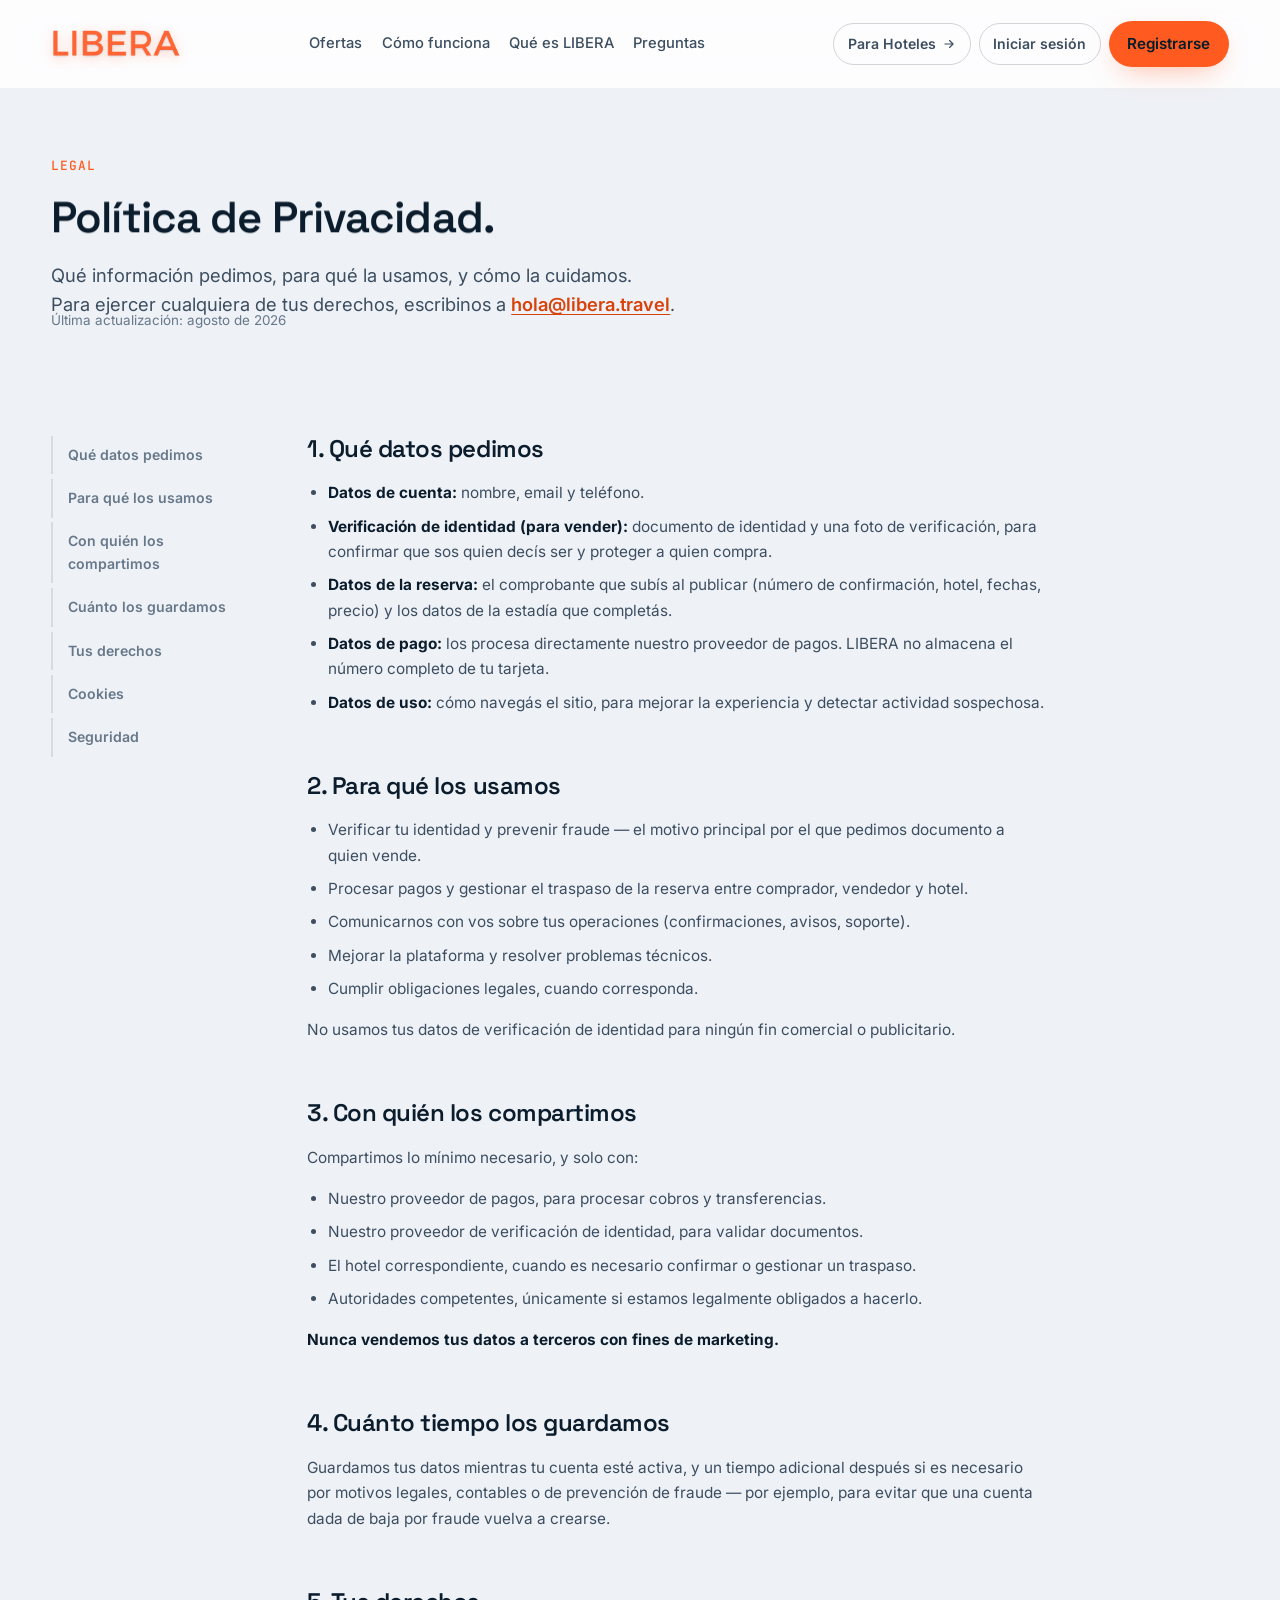
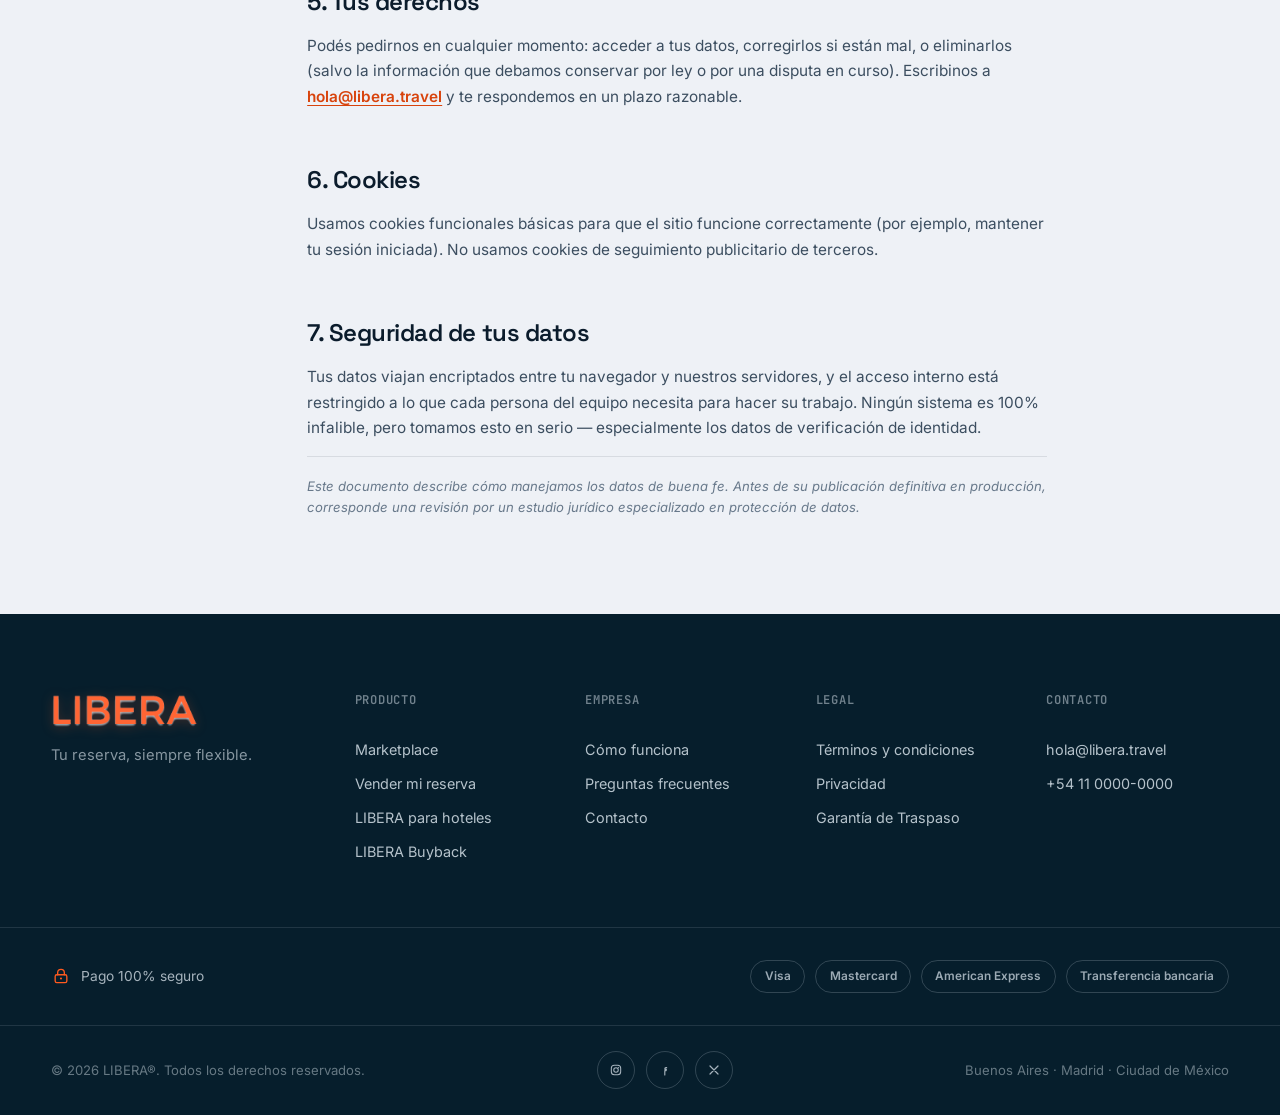
<file: frontend/LIBERA WEB/privacidad.html>
<!doctype html>
<html lang="es">
<head>
<meta charset="UTF-8">
<meta name="viewport" content="width=device-width, initial-scale=1">
<title>Política de Privacidad — LIBERA</title>
<meta name="description" content="Qué datos recolecta LIBERA, para qué los usa, con quién los comparte y qué derechos tenés sobre tu información.">
<link rel="icon" type="image/png" href="assets/brand/libera-bird-only.png?v=20260806d">

<link rel="preconnect" href="https://fonts.googleapis.com">
<link rel="preconnect" href="https://fonts.gstatic.com" crossorigin>
<link rel="stylesheet" href="https://fonts.googleapis.com/css2?family=Space+Grotesk:wght@500;600;700&family=Inter:wght@300;400;500;600;700;800&family=JetBrains+Mono:wght@400;500;600;700&display=swap">

<link rel="stylesheet" href="style.css?v=20260806d">
</head>
<body data-view="b2c" data-page="privacidad">

<a class="skip-link" href="#main">Saltar al contenido</a>

<!-- SVG SYMBOL LIBRARY -->
<svg class="sr-only" width="0" height="0" aria-hidden="true" focusable="false">
  <defs>
    <symbol id="icon-check" viewBox="0 0 24 24"><path d="M4 12.5 9.5 18 20 6" stroke="currentColor" stroke-width="2.4" fill="none" stroke-linecap="round" stroke-linejoin="round"/></symbol>
    <symbol id="icon-arrow" viewBox="0 0 24 24"><path d="M5 12h14M13 6l6 6-6 6" stroke="currentColor" stroke-width="2" fill="none" stroke-linecap="round" stroke-linejoin="round"/></symbol>
    <symbol id="icon-close" viewBox="0 0 24 24"><path d="M6 6l12 12M18 6L6 18" stroke="currentColor" stroke-width="2" fill="none" stroke-linecap="round"/></symbol>
    <symbol id="icon-instagram" viewBox="0 0 24 24"><rect x="5" y="5" width="14" height="14" rx="4.5" fill="none" stroke="currentColor" stroke-width="1.6"/><circle cx="12" cy="12" r="3.4" fill="none" stroke="currentColor" stroke-width="1.6"/><circle cx="15.6" cy="8.4" r=".9" fill="currentColor"/></symbol>
    <symbol id="icon-facebook" viewBox="0 0 24 24"><path d="M14.5 8.5h-1.2c-1 0-1.5.5-1.5 1.5V11H14l-.3 2h-2v6.5" fill="none" stroke="currentColor" stroke-width="1.7" stroke-linecap="round" stroke-linejoin="round"/></symbol>
    <symbol id="icon-x" viewBox="0 0 24 24"><path d="M6 6l12 12M18 6L6 18" stroke="currentColor" stroke-width="1.8" stroke-linecap="round"/></symbol>
    <symbol id="icon-lock" viewBox="0 0 24 24"><rect x="5" y="10.5" width="14" height="9.5" rx="2" fill="none" stroke="currentColor" stroke-width="1.6"/><path d="M8 10.5V8a4 4 0 0 1 8 0v2.5" fill="none" stroke="currentColor" stroke-width="1.6" stroke-linecap="round"/><circle cx="12" cy="15" r="1.3" fill="currentColor"/></symbol>
  </defs>
</svg>

<!-- HEADER -->
<header class="nav" data-nav>
  <div class="nav-inner">
    <a href="index.html" class="logo" aria-label="LIBERA — inicio">
      <img class="logo-img" src="assets/brand/libera-name-only.png?v=20260806d" alt="LIBERA" />
    </a>

    <nav class="nav-links" aria-label="Navegación viajeros">
      <a href="catalogo.html">Ofertas</a>
      <a href="index.html#como-funciona">Cómo funciona</a>
      <a href="index.html#que-es-libera">Qué es LIBERA</a>
      <a href="preguntas.html">Preguntas</a>
    </nav>

    <div class="nav-actions">
      <a href="index.html?view=b2b" class="btn btn-ghost-nav">
        <span>Para Hoteles</span>
        <svg viewBox="0 0 24 24" aria-hidden="true"><use href="#icon-arrow"></use></svg>
      </a>
      <div class="nav-auth">
        <button type="button" class="btn btn-ghost-nav" data-auth-open="login">Iniciar sesión</button>
        <button type="button" class="btn btn-primary nav-cta" data-auth-open="register">Registrarse</button>
      </div>
    </div>
  </div>
</header>

<main id="main">

  <!-- HERO -->
  <section class="faq-hero">
    <div class="section-head">
      <p class="kicker reveal">Legal</p>
      <h1 class="reveal" data-split="lines">Política de Privacidad.</h1>
      <p class="section-lede reveal">Qué información pedimos, para qué la usamos, y cómo la cuidamos. Para ejercer cualquiera de tus derechos, escribinos a <a href="mailto:hola@libera.travel" class="faq-inline-link">hola@libera.travel</a>.</p>
      <p class="legal-updated reveal">Última actualización: agosto de 2026</p>
    </div>
  </section>

  <!-- BODY -->
  <section class="faq-body">
    <div class="faq-layout">

      <nav class="faq-toc reveal" aria-label="Secciones">
        <a href="#datos">Qué datos pedimos</a>
        <a href="#uso">Para qué los usamos</a>
        <a href="#comparte">Con quién los compartimos</a>
        <a href="#retencion">Cuánto los guardamos</a>
        <a href="#derechos">Tus derechos</a>
        <a href="#cookies">Cookies</a>
        <a href="#seguridad">Seguridad</a>
      </nav>

      <div class="faq-groups">

        <div class="faq-group reveal" id="datos">
          <h2>1. Qué datos pedimos</h2>
          <div class="legal-content">
            <ul>
              <li><strong>Datos de cuenta:</strong> nombre, email y teléfono.</li>
              <li><strong>Verificación de identidad (para vender):</strong> documento de identidad y una foto de verificación, para confirmar que sos quien decís ser y proteger a quien compra.</li>
              <li><strong>Datos de la reserva:</strong> el comprobante que subís al publicar (número de confirmación, hotel, fechas, precio) y los datos de la estadía que completás.</li>
              <li><strong>Datos de pago:</strong> los procesa directamente nuestro proveedor de pagos. LIBERA no almacena el número completo de tu tarjeta.</li>
              <li><strong>Datos de uso:</strong> cómo navegás el sitio, para mejorar la experiencia y detectar actividad sospechosa.</li>
            </ul>
          </div>
        </div>

        <div class="faq-group reveal" id="uso">
          <h2>2. Para qué los usamos</h2>
          <div class="legal-content">
            <ul>
              <li>Verificar tu identidad y prevenir fraude — el motivo principal por el que pedimos documento a quien vende.</li>
              <li>Procesar pagos y gestionar el traspaso de la reserva entre comprador, vendedor y hotel.</li>
              <li>Comunicarnos con vos sobre tus operaciones (confirmaciones, avisos, soporte).</li>
              <li>Mejorar la plataforma y resolver problemas técnicos.</li>
              <li>Cumplir obligaciones legales, cuando corresponda.</li>
            </ul>
            <p>No usamos tus datos de verificación de identidad para ningún fin comercial o publicitario.</p>
          </div>
        </div>

        <div class="faq-group reveal" id="comparte">
          <h2>3. Con quién los compartimos</h2>
          <div class="legal-content">
            <p>Compartimos lo mínimo necesario, y solo con:</p>
            <ul>
              <li>Nuestro proveedor de pagos, para procesar cobros y transferencias.</li>
              <li>Nuestro proveedor de verificación de identidad, para validar documentos.</li>
              <li>El hotel correspondiente, cuando es necesario confirmar o gestionar un traspaso.</li>
              <li>Autoridades competentes, únicamente si estamos legalmente obligados a hacerlo.</li>
            </ul>
            <p><strong>Nunca vendemos tus datos a terceros con fines de marketing.</strong></p>
          </div>
        </div>

        <div class="faq-group reveal" id="retencion">
          <h2>4. Cuánto tiempo los guardamos</h2>
          <div class="legal-content">
            <p>Guardamos tus datos mientras tu cuenta esté activa, y un tiempo adicional después si es necesario por motivos legales, contables o de prevención de fraude — por ejemplo, para evitar que una cuenta dada de baja por fraude vuelva a crearse.</p>
          </div>
        </div>

        <div class="faq-group reveal" id="derechos">
          <h2>5. Tus derechos</h2>
          <div class="legal-content">
            <p>Podés pedirnos en cualquier momento: acceder a tus datos, corregirlos si están mal, o eliminarlos (salvo la información que debamos conservar por ley o por una disputa en curso). Escribinos a <a href="mailto:hola@libera.travel">hola@libera.travel</a> y te respondemos en un plazo razonable.</p>
          </div>
        </div>

        <div class="faq-group reveal" id="cookies">
          <h2>6. Cookies</h2>
          <div class="legal-content">
            <p>Usamos cookies funcionales básicas para que el sitio funcione correctamente (por ejemplo, mantener tu sesión iniciada). No usamos cookies de seguimiento publicitario de terceros.</p>
          </div>
        </div>

        <div class="faq-group reveal" id="seguridad">
          <h2>7. Seguridad de tus datos</h2>
          <div class="legal-content">
            <p>Tus datos viajan encriptados entre tu navegador y nuestros servidores, y el acceso interno está restringido a lo que cada persona del equipo necesita para hacer su trabajo. Ningún sistema es 100% infalible, pero tomamos esto en serio — especialmente los datos de verificación de identidad.</p>
          </div>
          <p class="legal-note">Este documento describe cómo manejamos los datos de buena fe. Antes de su publicación definitiva en producción, corresponde una revisión por un estudio jurídico especializado en protección de datos.</p>
        </div>

      </div>
    </div>
  </section>

</main>

<!-- FOOTER -->
<footer class="site-footer">
  <div class="footer-inner">
    <div class="footer-brand">
      <a href="index.html" class="logo" aria-label="LIBERA — inicio">
        <img class="logo-img" src="assets/brand/libera-name-only.png?v=20260806d" alt="LIBERA" />
      </a>
      <p class="footer-tagline">Tu reserva, siempre flexible.</p>
    </div>

    <nav class="footer-col" aria-label="Producto">
      <h4>Producto</h4>
      <a href="catalogo.html">Marketplace</a>
      <a href="vender.html">Vender mi reserva</a>
      <a href="index.html?view=b2b#proceso">LIBERA para hoteles</a>
      <a href="index.html?view=b2b#buyback">LIBERA Buyback</a>
    </nav>
    <nav class="footer-col" aria-label="Empresa">
      <h4>Empresa</h4>
      <a href="index.html#como-funciona">Cómo funciona</a>
      <a href="preguntas.html">Preguntas frecuentes</a>
      <a href="index.html?view=b2b#contacto">Contacto</a>
    </nav>
    <nav class="footer-col" aria-label="Legal">
      <h4>Legal</h4>
      <a href="terminos.html">Términos y condiciones</a>
      <a href="privacidad.html">Privacidad</a>
      <a href="cancelaciones.html">Garantía de Traspaso</a>
    </nav>

    <div class="footer-col footer-col-contact">
      <h4>Contacto</h4>
      <a href="mailto:hola@libera.travel">hola@libera.travel</a>
      <a href="tel:+541100000000">+54 11 0000-0000</a>
    </div>
  </div>

  <div class="footer-secure">
    <div class="footer-secure-badge">
      <svg viewBox="0 0 24 24" aria-hidden="true"><use href="#icon-lock"></use></svg>
      <span>Pago 100% seguro</span>
    </div>
    <div class="footer-payment-chips">
      <span class="payment-chip">Visa</span>
      <span class="payment-chip">Mastercard</span>
      <span class="payment-chip">American Express</span>
      <span class="payment-chip">Transferencia bancaria</span>
    </div>
  </div>

  <div class="footer-bottom">
    <p>© 2026 LIBERA®. Todos los derechos reservados.</p>
    <div class="footer-social">
      <a href="#" class="social-icon" aria-label="Instagram"><svg viewBox="0 0 24 24" aria-hidden="true"><use href="#icon-instagram"></use></svg></a>
      <a href="#" class="social-icon" aria-label="Facebook"><svg viewBox="0 0 24 24" aria-hidden="true"><use href="#icon-facebook"></use></svg></a>
      <a href="#" class="social-icon" aria-label="X (Twitter)"><svg viewBox="0 0 24 24" aria-hidden="true"><use href="#icon-x"></use></svg></a>
    </div>
    <p>Buenos Aires · Madrid · Ciudad de México</p>
  </div>
</footer>

<div class="toast" data-toast hidden></div>

<!-- AUTH MODAL -->
<dialog class="auth-modal" data-auth-modal aria-labelledby="auth-title">
  <button type="button" class="drawer-close auth-modal-close" data-auth-close aria-label="Cerrar">
    <svg viewBox="0 0 24 24" aria-hidden="true"><use href="#icon-close"></use></svg>
  </button>

  <div class="auth-modal-head">
    <img class="logo-img" src="assets/brand/libera-name-only.png?v=20260806d" alt="LIBERA" />
    <h2 id="auth-title" class="sr-only">Iniciar sesión o registrarse</h2>
  </div>

  <div class="auth-tabs" role="tablist">
    <button type="button" class="auth-tab is-active" data-auth-tab="login" role="tab" aria-selected="true">Iniciar sesión</button>
    <button type="button" class="auth-tab" data-auth-tab="register" role="tab" aria-selected="false">Registrarse</button>
  </div>

  <form class="auth-form" data-auth-form="login" novalidate>
    <div class="field">
      <label for="auth-login-email">Email</label>
      <input id="auth-login-email" type="email" name="email" required autocomplete="email">
    </div>
    <div class="field">
      <label for="auth-login-pass">Contraseña</label>
      <input id="auth-login-pass" type="password" name="password" required autocomplete="current-password">
    </div>
    <button type="submit" class="btn btn-primary btn-lg btn-block"><span>Iniciar sesión</span></button>
  </form>

  <form class="auth-form" data-auth-form="register" novalidate hidden>
    <div class="form-row">
      <div class="field">
        <label for="auth-reg-first">Nombre</label>
        <input id="auth-reg-first" type="text" name="firstName" required autocomplete="given-name">
      </div>
      <div class="field">
        <label for="auth-reg-last">Apellido</label>
        <input id="auth-reg-last" type="text" name="lastName" required autocomplete="family-name">
      </div>
    </div>
    <div class="field">
      <label for="auth-reg-doc">DNI o pasaporte</label>
      <input id="auth-reg-doc" type="text" name="documentNumber" required autocomplete="off">
    </div>
    <div class="field">
      <label for="auth-reg-email">Email</label>
      <input id="auth-reg-email" type="email" name="email" required autocomplete="email">
    </div>
    <div class="field">
      <label for="auth-reg-pass">Contraseña</label>
      <input id="auth-reg-pass" type="password" name="password" required autocomplete="new-password" minlength="8">
    </div>
    <button type="submit" class="btn btn-primary btn-lg btn-block"><span>Crear cuenta</span></button>
  </form>

  <p class="auth-success" data-auth-success hidden>
    <svg viewBox="0 0 24 24" aria-hidden="true"><use href="#icon-check"></use></svg>
    <span data-auth-success-text>¡Listo!</span>
  </p>

  <p class="auth-error" data-auth-error role="alert" hidden></p>
</dialog>

<script defer src="lib/gsap.min.js"></script>
<script defer src="lib/ScrollTrigger.min.js"></script>
<script defer src="api.js?v=20260806d"></script>
<script defer src="app.js?v=20260806d"></script>
</body>
</html>
</file>
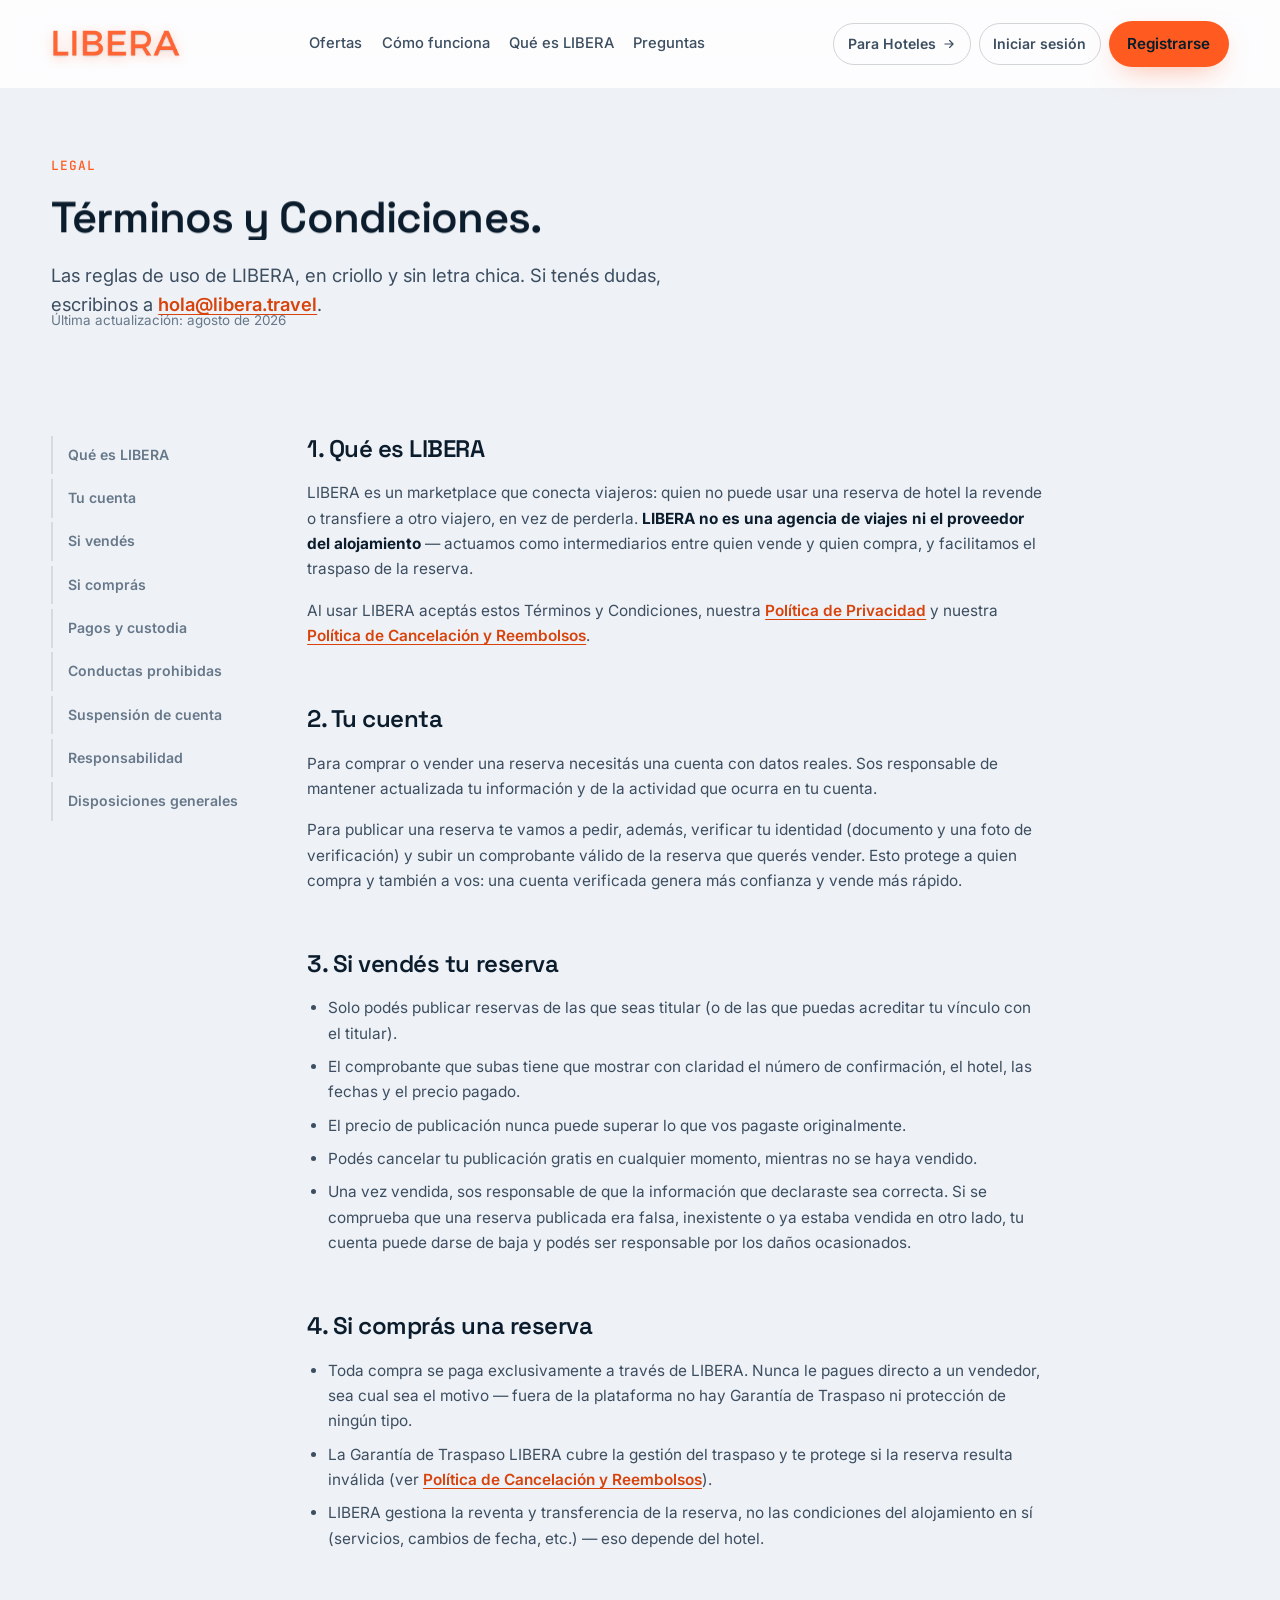
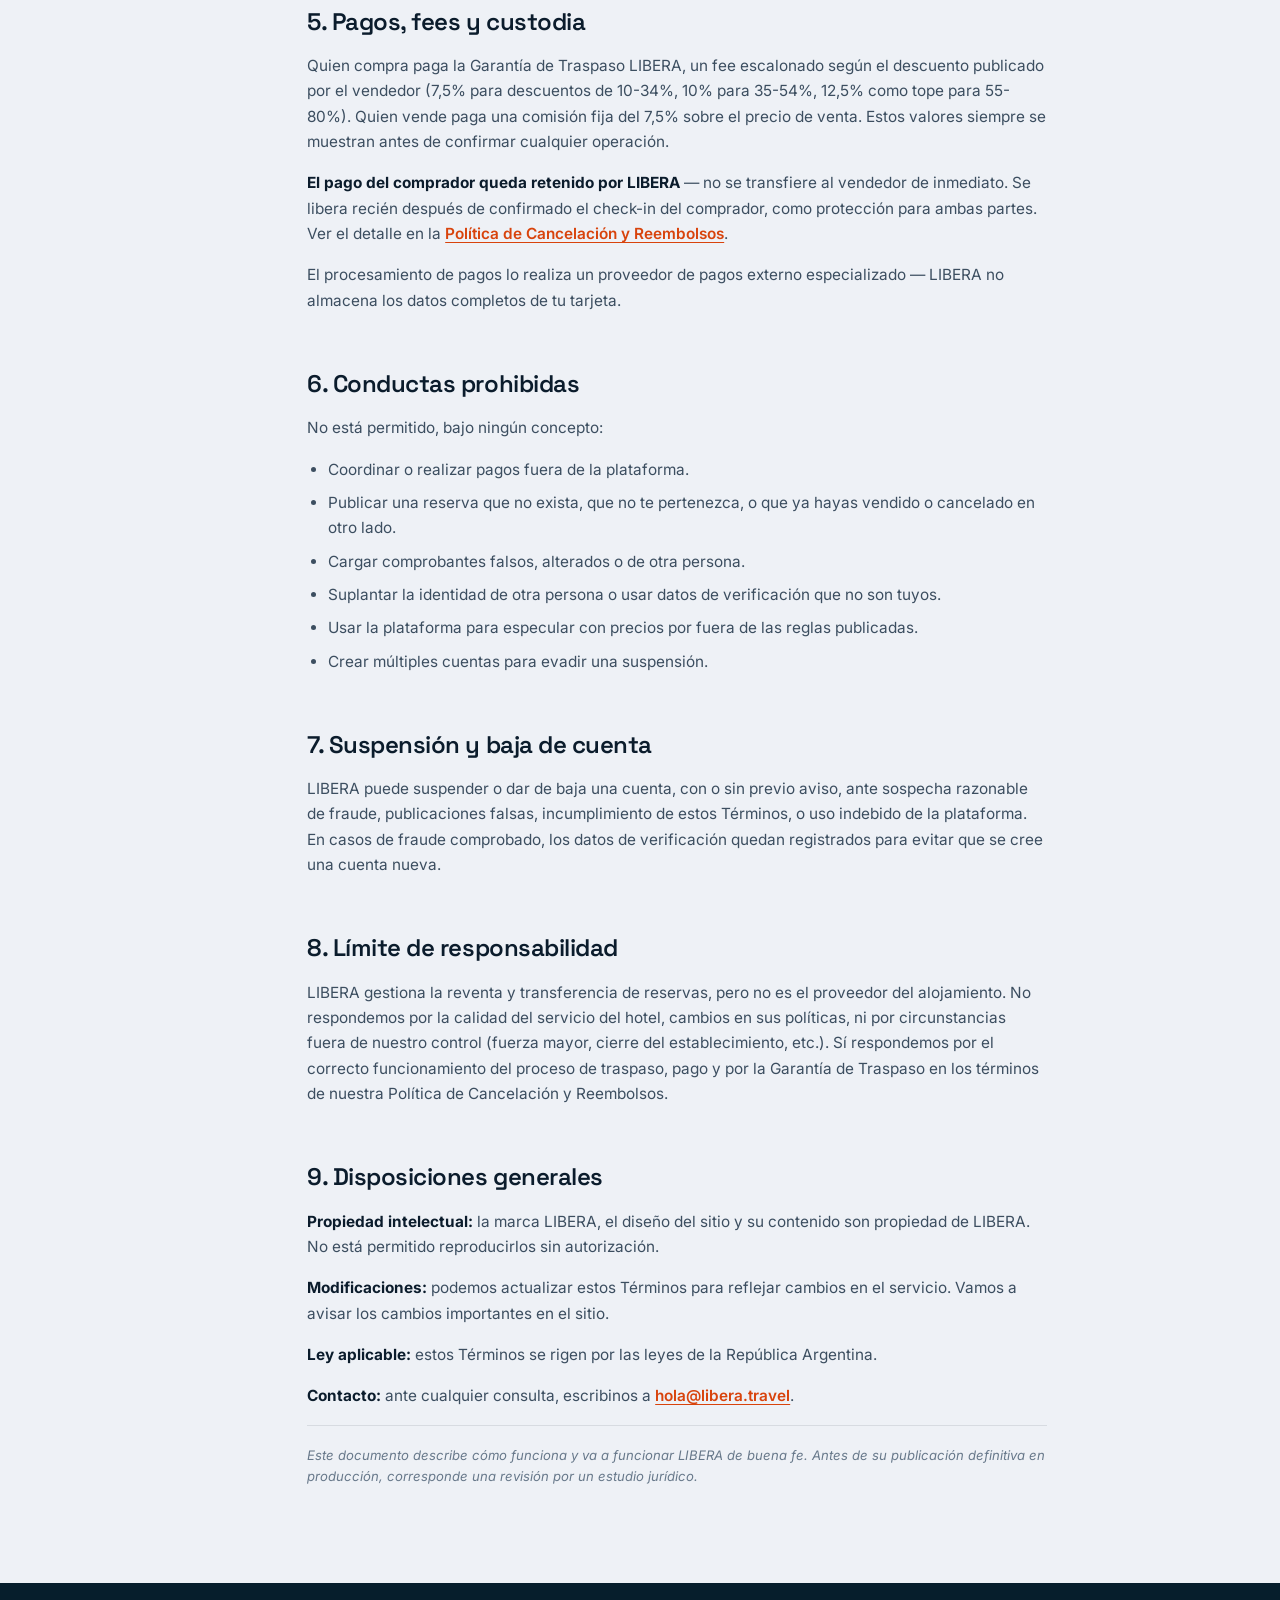
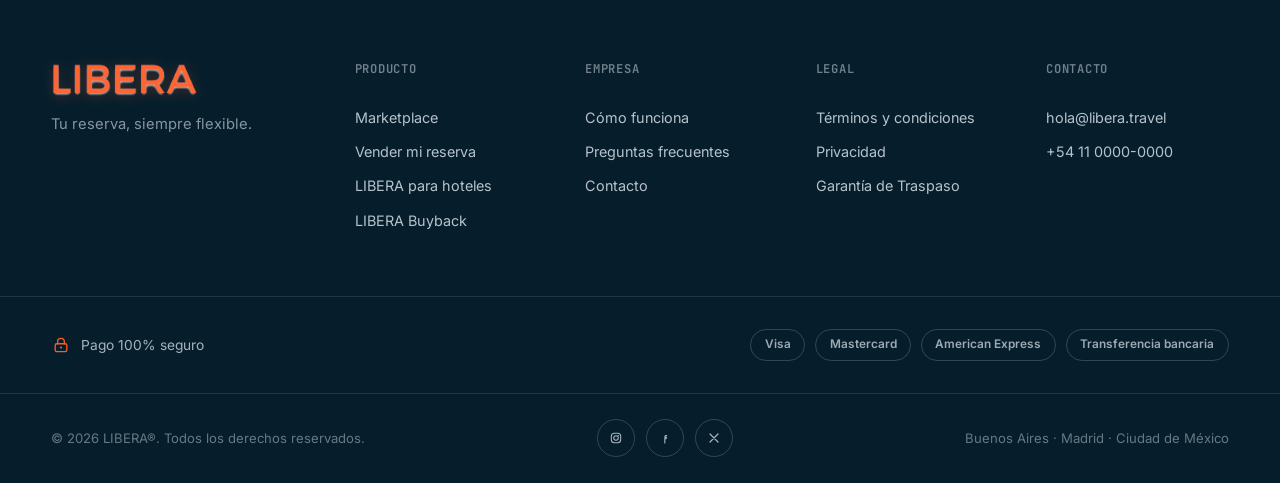
<file: frontend/LIBERA WEB/terminos.html>
<!doctype html>
<html lang="es">
<head>
<meta charset="UTF-8">
<meta name="viewport" content="width=device-width, initial-scale=1">
<title>Términos y Condiciones — LIBERA</title>
<meta name="description" content="Términos y condiciones de uso del marketplace LIBERA: cómo funciona el servicio, reglas para comprar y vender, pagos, y responsabilidades de cada parte.">
<link rel="icon" type="image/png" href="assets/brand/libera-bird-only.png?v=20260806e">

<link rel="preconnect" href="https://fonts.googleapis.com">
<link rel="preconnect" href="https://fonts.gstatic.com" crossorigin>
<link rel="stylesheet" href="https://fonts.googleapis.com/css2?family=Space+Grotesk:wght@500;600;700&family=Inter:wght@300;400;500;600;700;800&family=JetBrains+Mono:wght@400;500;600;700&display=swap">

<link rel="stylesheet" href="style.css?v=20260806e">
</head>
<body data-view="b2c" data-page="terminos">

<a class="skip-link" href="#main">Saltar al contenido</a>

<!-- SVG SYMBOL LIBRARY -->
<svg class="sr-only" width="0" height="0" aria-hidden="true" focusable="false">
  <defs>
    <symbol id="icon-check" viewBox="0 0 24 24"><path d="M4 12.5 9.5 18 20 6" stroke="currentColor" stroke-width="2.4" fill="none" stroke-linecap="round" stroke-linejoin="round"/></symbol>
    <symbol id="icon-arrow" viewBox="0 0 24 24"><path d="M5 12h14M13 6l6 6-6 6" stroke="currentColor" stroke-width="2" fill="none" stroke-linecap="round" stroke-linejoin="round"/></symbol>
    <symbol id="icon-close" viewBox="0 0 24 24"><path d="M6 6l12 12M18 6L6 18" stroke="currentColor" stroke-width="2" fill="none" stroke-linecap="round"/></symbol>
    <symbol id="icon-instagram" viewBox="0 0 24 24"><rect x="5" y="5" width="14" height="14" rx="4.5" fill="none" stroke="currentColor" stroke-width="1.6"/><circle cx="12" cy="12" r="3.4" fill="none" stroke="currentColor" stroke-width="1.6"/><circle cx="15.6" cy="8.4" r=".9" fill="currentColor"/></symbol>
    <symbol id="icon-facebook" viewBox="0 0 24 24"><path d="M14.5 8.5h-1.2c-1 0-1.5.5-1.5 1.5V11H14l-.3 2h-2v6.5" fill="none" stroke="currentColor" stroke-width="1.7" stroke-linecap="round" stroke-linejoin="round"/></symbol>
    <symbol id="icon-x" viewBox="0 0 24 24"><path d="M6 6l12 12M18 6L6 18" stroke="currentColor" stroke-width="1.8" stroke-linecap="round"/></symbol>
    <symbol id="icon-lock" viewBox="0 0 24 24"><rect x="5" y="10.5" width="14" height="9.5" rx="2" fill="none" stroke="currentColor" stroke-width="1.6"/><path d="M8 10.5V8a4 4 0 0 1 8 0v2.5" fill="none" stroke="currentColor" stroke-width="1.6" stroke-linecap="round"/><circle cx="12" cy="15" r="1.3" fill="currentColor"/></symbol>
  </defs>
</svg>

<!-- HEADER -->
<header class="nav" data-nav>
  <div class="nav-inner">
    <a href="index.html" class="logo" aria-label="LIBERA — inicio">
      <img class="logo-img" src="assets/brand/libera-name-only.png?v=20260806e" alt="LIBERA" />
    </a>

    <nav class="nav-links" aria-label="Navegación viajeros">
      <a href="catalogo.html">Ofertas</a>
      <a href="index.html#como-funciona">Cómo funciona</a>
      <a href="index.html#que-es-libera">Qué es LIBERA</a>
      <a href="preguntas.html">Preguntas</a>
    </nav>

    <div class="nav-actions">
      <a href="index.html?view=b2b" class="btn btn-ghost-nav">
        <span>Para Hoteles</span>
        <svg viewBox="0 0 24 24" aria-hidden="true"><use href="#icon-arrow"></use></svg>
      </a>
      <div class="nav-auth">
        <button type="button" class="btn btn-ghost-nav" data-auth-open="login">Iniciar sesión</button>
        <button type="button" class="btn btn-primary nav-cta" data-auth-open="register">Registrarse</button>
      </div>
    </div>
  </div>
</header>

<main id="main">

  <!-- HERO -->
  <section class="faq-hero">
    <div class="section-head">
      <p class="kicker reveal">Legal</p>
      <h1 class="reveal" data-split="lines">Términos y Condiciones.</h1>
      <p class="section-lede reveal">Las reglas de uso de LIBERA, en criollo y sin letra chica. Si tenés dudas, escribinos a <a href="mailto:hola@libera.travel" class="faq-inline-link">hola@libera.travel</a>.</p>
      <p class="legal-updated reveal">Última actualización: agosto de 2026</p>
    </div>
  </section>

  <!-- BODY -->
  <section class="faq-body">
    <div class="faq-layout">

      <nav class="faq-toc reveal" aria-label="Secciones">
        <a href="#objeto">Qué es LIBERA</a>
        <a href="#cuenta">Tu cuenta</a>
        <a href="#vender">Si vendés</a>
        <a href="#comprar">Si comprás</a>
        <a href="#pagos">Pagos y custodia</a>
        <a href="#prohibido">Conductas prohibidas</a>
        <a href="#suspension">Suspensión de cuenta</a>
        <a href="#responsabilidad">Responsabilidad</a>
        <a href="#general">Disposiciones generales</a>
      </nav>

      <div class="faq-groups">

        <div class="faq-group reveal" id="objeto">
          <h2>1. Qué es LIBERA</h2>
          <div class="legal-content">
            <p>LIBERA es un marketplace que conecta viajeros: quien no puede usar una reserva de hotel la revende o transfiere a otro viajero, en vez de perderla. <strong>LIBERA no es una agencia de viajes ni el proveedor del alojamiento</strong> — actuamos como intermediarios entre quien vende y quien compra, y facilitamos el traspaso de la reserva.</p>
            <p>Al usar LIBERA aceptás estos Términos y Condiciones, nuestra <a href="privacidad.html">Política de Privacidad</a> y nuestra <a href="cancelaciones.html">Política de Cancelación y Reembolsos</a>.</p>
          </div>
        </div>

        <div class="faq-group reveal" id="cuenta">
          <h2>2. Tu cuenta</h2>
          <div class="legal-content">
            <p>Para comprar o vender una reserva necesitás una cuenta con datos reales. Sos responsable de mantener actualizada tu información y de la actividad que ocurra en tu cuenta.</p>
            <p>Para publicar una reserva te vamos a pedir, además, verificar tu identidad (documento y una foto de verificación) y subir un comprobante válido de la reserva que querés vender. Esto protege a quien compra y también a vos: una cuenta verificada genera más confianza y vende más rápido.</p>
          </div>
        </div>

        <div class="faq-group reveal" id="vender">
          <h2>3. Si vendés tu reserva</h2>
          <div class="legal-content">
            <ul>
              <li>Solo podés publicar reservas de las que seas titular (o de las que puedas acreditar tu vínculo con el titular).</li>
              <li>El comprobante que subas tiene que mostrar con claridad el número de confirmación, el hotel, las fechas y el precio pagado.</li>
              <li>El precio de publicación nunca puede superar lo que vos pagaste originalmente.</li>
              <li>Podés cancelar tu publicación gratis en cualquier momento, mientras no se haya vendido.</li>
              <li>Una vez vendida, sos responsable de que la información que declaraste sea correcta. Si se comprueba que una reserva publicada era falsa, inexistente o ya estaba vendida en otro lado, tu cuenta puede darse de baja y podés ser responsable por los daños ocasionados.</li>
            </ul>
          </div>
        </div>

        <div class="faq-group reveal" id="comprar">
          <h2>4. Si comprás una reserva</h2>
          <div class="legal-content">
            <ul>
              <li>Toda compra se paga exclusivamente a través de LIBERA. Nunca le pagues directo a un vendedor, sea cual sea el motivo — fuera de la plataforma no hay Garantía de Traspaso ni protección de ningún tipo.</li>
              <li>La Garantía de Traspaso LIBERA cubre la gestión del traspaso y te protege si la reserva resulta inválida (ver <a href="cancelaciones.html">Política de Cancelación y Reembolsos</a>).</li>
              <li>LIBERA gestiona la reventa y transferencia de la reserva, no las condiciones del alojamiento en sí (servicios, cambios de fecha, etc.) — eso depende del hotel.</li>
            </ul>
          </div>
        </div>

        <div class="faq-group reveal" id="pagos">
          <h2>5. Pagos, fees y custodia</h2>
          <div class="legal-content">
            <p>Quien compra paga la Garantía de Traspaso LIBERA, un fee escalonado según el descuento publicado por el vendedor (7,5% para descuentos de 10-34%, 10% para 35-54%, 12,5% como tope para 55-80%). Quien vende paga una comisión fija del 7,5% sobre el precio de venta. Estos valores siempre se muestran antes de confirmar cualquier operación.</p>
            <p><strong>El pago del comprador queda retenido por LIBERA</strong> — no se transfiere al vendedor de inmediato. Se libera recién después de confirmado el check-in del comprador, como protección para ambas partes. Ver el detalle en la <a href="cancelaciones.html">Política de Cancelación y Reembolsos</a>.</p>
            <p>El procesamiento de pagos lo realiza un proveedor de pagos externo especializado — LIBERA no almacena los datos completos de tu tarjeta.</p>
          </div>
        </div>

        <div class="faq-group reveal" id="prohibido">
          <h2>6. Conductas prohibidas</h2>
          <div class="legal-content">
            <p>No está permitido, bajo ningún concepto:</p>
            <ul>
              <li>Coordinar o realizar pagos fuera de la plataforma.</li>
              <li>Publicar una reserva que no exista, que no te pertenezca, o que ya hayas vendido o cancelado en otro lado.</li>
              <li>Cargar comprobantes falsos, alterados o de otra persona.</li>
              <li>Suplantar la identidad de otra persona o usar datos de verificación que no son tuyos.</li>
              <li>Usar la plataforma para especular con precios por fuera de las reglas publicadas.</li>
              <li>Crear múltiples cuentas para evadir una suspensión.</li>
            </ul>
          </div>
        </div>

        <div class="faq-group reveal" id="suspension">
          <h2>7. Suspensión y baja de cuenta</h2>
          <div class="legal-content">
            <p>LIBERA puede suspender o dar de baja una cuenta, con o sin previo aviso, ante sospecha razonable de fraude, publicaciones falsas, incumplimiento de estos Términos, o uso indebido de la plataforma. En casos de fraude comprobado, los datos de verificación quedan registrados para evitar que se cree una cuenta nueva.</p>
          </div>
        </div>

        <div class="faq-group reveal" id="responsabilidad">
          <h2>8. Límite de responsabilidad</h2>
          <div class="legal-content">
            <p>LIBERA gestiona la reventa y transferencia de reservas, pero no es el proveedor del alojamiento. No respondemos por la calidad del servicio del hotel, cambios en sus políticas, ni por circunstancias fuera de nuestro control (fuerza mayor, cierre del establecimiento, etc.). Sí respondemos por el correcto funcionamiento del proceso de traspaso, pago y por la Garantía de Traspaso en los términos de nuestra Política de Cancelación y Reembolsos.</p>
          </div>
        </div>

        <div class="faq-group reveal" id="general">
          <h2>9. Disposiciones generales</h2>
          <div class="legal-content">
            <p><strong>Propiedad intelectual:</strong> la marca LIBERA, el diseño del sitio y su contenido son propiedad de LIBERA. No está permitido reproducirlos sin autorización.</p>
            <p><strong>Modificaciones:</strong> podemos actualizar estos Términos para reflejar cambios en el servicio. Vamos a avisar los cambios importantes en el sitio.</p>
            <p><strong>Ley aplicable:</strong> estos Términos se rigen por las leyes de la República Argentina.</p>
            <p><strong>Contacto:</strong> ante cualquier consulta, escribinos a <a href="mailto:hola@libera.travel">hola@libera.travel</a>.</p>
          </div>
          <p class="legal-note">Este documento describe cómo funciona y va a funcionar LIBERA de buena fe. Antes de su publicación definitiva en producción, corresponde una revisión por un estudio jurídico.</p>
        </div>

      </div>
    </div>
  </section>

</main>

<!-- FOOTER -->
<footer class="site-footer">
  <div class="footer-inner">
    <div class="footer-brand">
      <a href="index.html" class="logo" aria-label="LIBERA — inicio">
        <img class="logo-img" src="assets/brand/libera-name-only.png?v=20260806e" alt="LIBERA" />
      </a>
      <p class="footer-tagline">Tu reserva, siempre flexible.</p>
    </div>

    <nav class="footer-col" aria-label="Producto">
      <h4>Producto</h4>
      <a href="catalogo.html">Marketplace</a>
      <a href="vender.html">Vender mi reserva</a>
      <a href="index.html?view=b2b#proceso">LIBERA para hoteles</a>
      <a href="index.html?view=b2b#buyback">LIBERA Buyback</a>
    </nav>
    <nav class="footer-col" aria-label="Empresa">
      <h4>Empresa</h4>
      <a href="index.html#como-funciona">Cómo funciona</a>
      <a href="preguntas.html">Preguntas frecuentes</a>
      <a href="index.html?view=b2b#contacto">Contacto</a>
    </nav>
    <nav class="footer-col" aria-label="Legal">
      <h4>Legal</h4>
      <a href="terminos.html">Términos y condiciones</a>
      <a href="privacidad.html">Privacidad</a>
      <a href="cancelaciones.html">Garantía de Traspaso</a>
    </nav>

    <div class="footer-col footer-col-contact">
      <h4>Contacto</h4>
      <a href="mailto:hola@libera.travel">hola@libera.travel</a>
      <a href="tel:+541100000000">+54 11 0000-0000</a>
    </div>
  </div>

  <div class="footer-secure">
    <div class="footer-secure-badge">
      <svg viewBox="0 0 24 24" aria-hidden="true"><use href="#icon-lock"></use></svg>
      <span>Pago 100% seguro</span>
    </div>
    <div class="footer-payment-chips">
      <span class="payment-chip">Visa</span>
      <span class="payment-chip">Mastercard</span>
      <span class="payment-chip">American Express</span>
      <span class="payment-chip">Transferencia bancaria</span>
    </div>
  </div>

  <div class="footer-bottom">
    <p>© 2026 LIBERA®. Todos los derechos reservados.</p>
    <div class="footer-social">
      <a href="#" class="social-icon" aria-label="Instagram"><svg viewBox="0 0 24 24" aria-hidden="true"><use href="#icon-instagram"></use></svg></a>
      <a href="#" class="social-icon" aria-label="Facebook"><svg viewBox="0 0 24 24" aria-hidden="true"><use href="#icon-facebook"></use></svg></a>
      <a href="#" class="social-icon" aria-label="X (Twitter)"><svg viewBox="0 0 24 24" aria-hidden="true"><use href="#icon-x"></use></svg></a>
    </div>
    <p>Buenos Aires · Madrid · Ciudad de México</p>
  </div>
</footer>

<div class="toast" data-toast hidden></div>

<!-- AUTH MODAL -->
<dialog class="auth-modal" data-auth-modal aria-labelledby="auth-title">
  <button type="button" class="drawer-close auth-modal-close" data-auth-close aria-label="Cerrar">
    <svg viewBox="0 0 24 24" aria-hidden="true"><use href="#icon-close"></use></svg>
  </button>

  <div class="auth-modal-head">
    <img class="logo-img" src="assets/brand/libera-name-only.png?v=20260806e" alt="LIBERA" />
    <h2 id="auth-title" class="sr-only">Iniciar sesión o registrarse</h2>
  </div>

  <div class="auth-tabs" role="tablist">
    <button type="button" class="auth-tab is-active" data-auth-tab="login" role="tab" aria-selected="true">Iniciar sesión</button>
    <button type="button" class="auth-tab" data-auth-tab="register" role="tab" aria-selected="false">Registrarse</button>
  </div>

  <form class="auth-form" data-auth-form="login" novalidate>
    <div class="field">
      <label for="auth-login-email">Email</label>
      <input id="auth-login-email" type="email" name="email" required autocomplete="email">
    </div>
    <div class="field">
      <label for="auth-login-pass">Contraseña</label>
      <input id="auth-login-pass" type="password" name="password" required autocomplete="current-password">
    </div>
    <button type="submit" class="btn btn-primary btn-lg btn-block"><span>Iniciar sesión</span></button>
  </form>

  <form class="auth-form" data-auth-form="register" novalidate hidden>
    <div class="form-row">
      <div class="field">
        <label for="auth-reg-first">Nombre</label>
        <input id="auth-reg-first" type="text" name="firstName" required autocomplete="given-name">
      </div>
      <div class="field">
        <label for="auth-reg-last">Apellido</label>
        <input id="auth-reg-last" type="text" name="lastName" required autocomplete="family-name">
      </div>
    </div>
    <div class="field">
      <label for="auth-reg-doc">DNI o pasaporte</label>
      <input id="auth-reg-doc" type="text" name="documentNumber" required autocomplete="off">
    </div>
    <div class="field">
      <label for="auth-reg-email">Email</label>
      <input id="auth-reg-email" type="email" name="email" required autocomplete="email">
    </div>
    <div class="field">
      <label for="auth-reg-pass">Contraseña</label>
      <input id="auth-reg-pass" type="password" name="password" required autocomplete="new-password" minlength="8">
    </div>
    <button type="submit" class="btn btn-primary btn-lg btn-block"><span>Crear cuenta</span></button>
  </form>

  <p class="auth-success" data-auth-success hidden>
    <svg viewBox="0 0 24 24" aria-hidden="true"><use href="#icon-check"></use></svg>
    <span data-auth-success-text>¡Listo!</span>
  </p>

  <p class="auth-error" data-auth-error role="alert" hidden></p>
</dialog>

<script defer src="lib/gsap.min.js"></script>
<script defer src="lib/ScrollTrigger.min.js"></script>
<script defer src="api.js?v=20260806e"></script>
<script defer src="app.js?v=20260806e"></script>
</body>
</html>
</file>
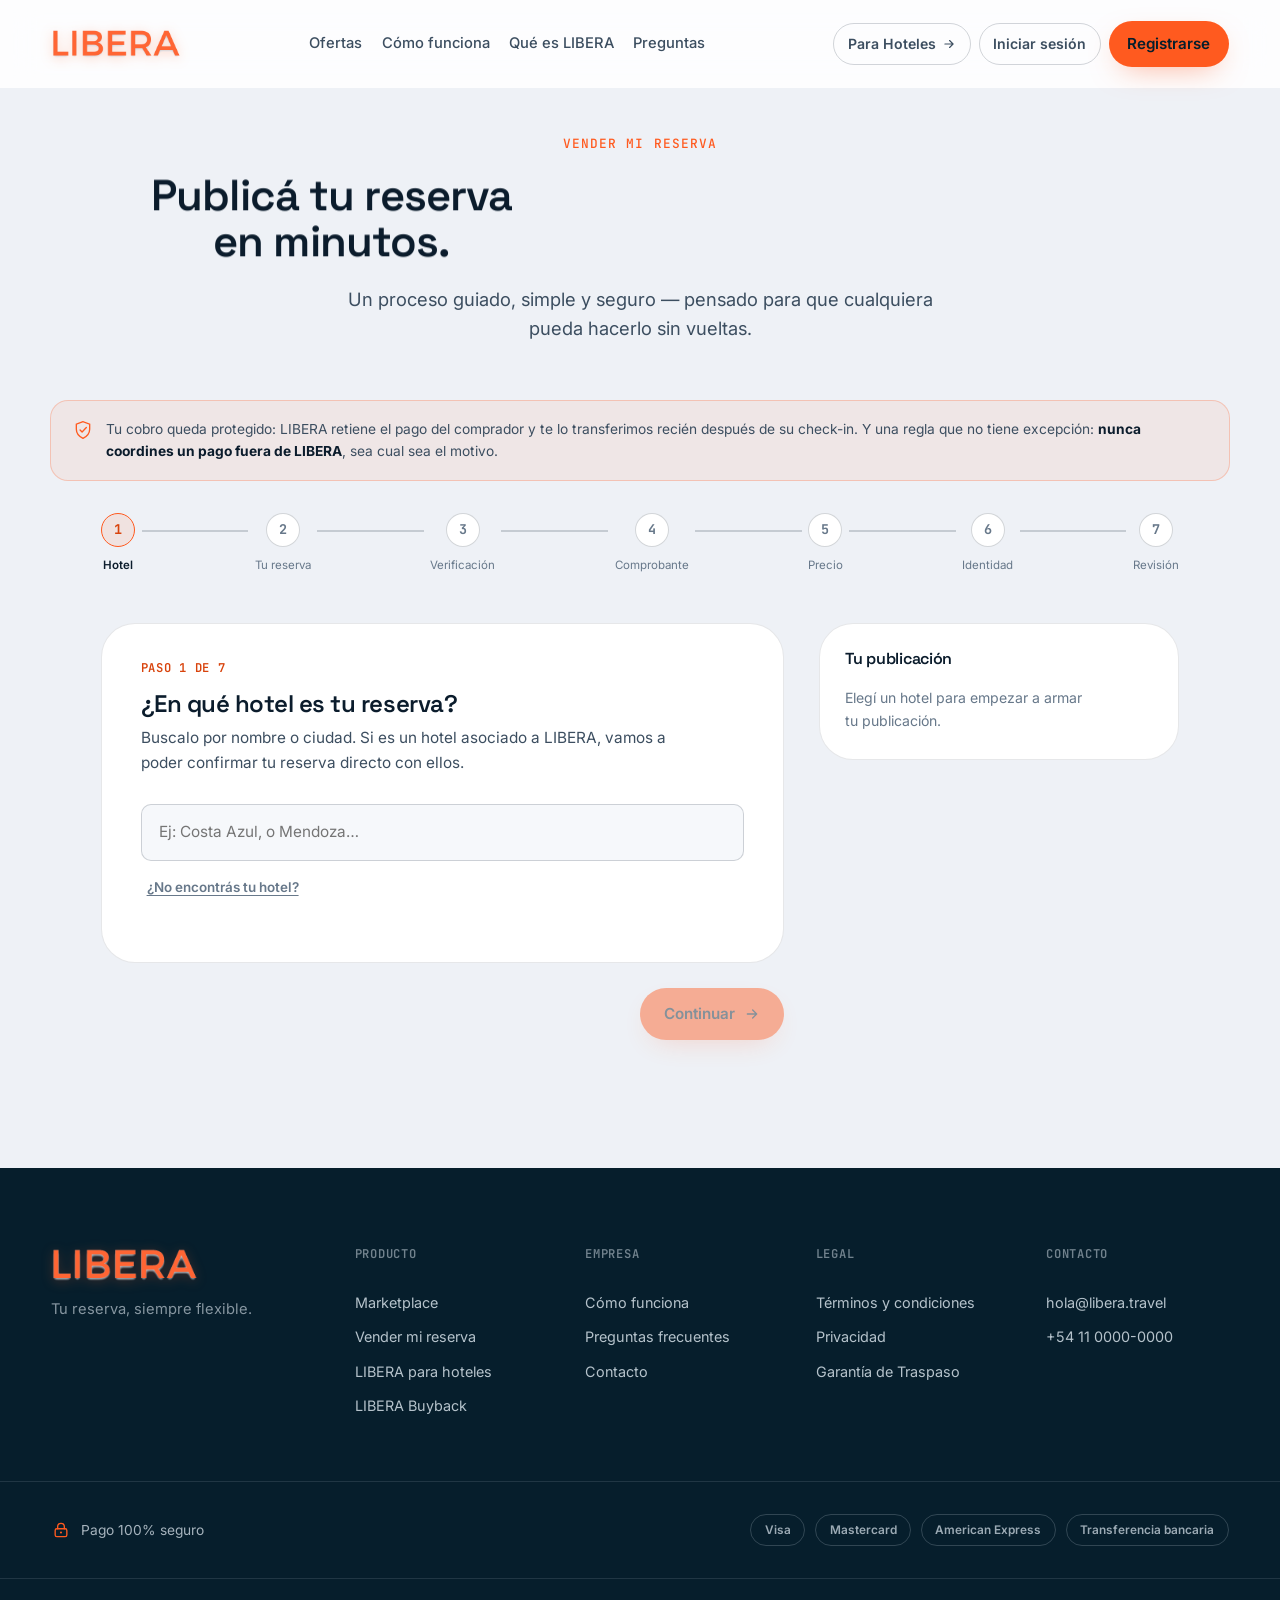
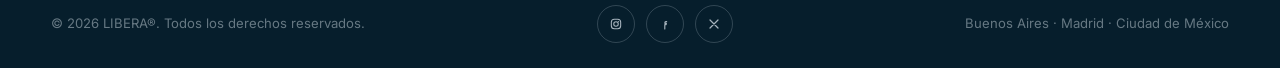
<file: frontend/LIBERA WEB/vender.html>
<!doctype html>
<html lang="es">
<head>
<meta charset="UTF-8">
<meta name="viewport" content="width=device-width, initial-scale=1">
<title>Vender mi reserva — LIBERA</title>
<meta name="description" content="Publicá tu reserva en el marketplace de LIBERA en minutos: elegí tu descuento, verificamos tu reserva y tu identidad, y listo.">
<link rel="icon" type="image/png" href="assets/brand/libera-bird-only.png?v=20260806e">

<link rel="preconnect" href="https://images.unsplash.com">
<link rel="preconnect" href="https://fonts.googleapis.com">
<link rel="preconnect" href="https://fonts.gstatic.com" crossorigin>
<link rel="stylesheet" href="https://fonts.googleapis.com/css2?family=Space+Grotesk:wght@500;600;700&family=Inter:wght@300;400;500;600;700;800&family=JetBrains+Mono:wght@400;500;600;700&display=swap">

<link rel="stylesheet" href="style.css?v=20260806e">
</head>
<body data-view="b2c" data-page="vender">

<a class="skip-link" href="#main">Saltar al contenido</a>

<!-- SVG SYMBOL LIBRARY -->
<svg class="sr-only" width="0" height="0" aria-hidden="true" focusable="false">
  <defs>
    <symbol id="icon-check" viewBox="0 0 24 24"><path d="M4 12.5 9.5 18 20 6" stroke="currentColor" stroke-width="2.4" fill="none" stroke-linecap="round" stroke-linejoin="round"/></symbol>
    <symbol id="icon-arrow" viewBox="0 0 24 24"><path d="M5 12h14M13 6l6 6-6 6" stroke="currentColor" stroke-width="2" fill="none" stroke-linecap="round" stroke-linejoin="round"/></symbol>
    <symbol id="icon-close" viewBox="0 0 24 24"><path d="M6 6l12 12M18 6L6 18" stroke="currentColor" stroke-width="2" fill="none" stroke-linecap="round"/></symbol>
    <symbol id="icon-shield" viewBox="0 0 24 24"><path d="M12 2 4 5v6c0 5 3.4 8.7 8 11 4.6-2.3 8-6 8-11V5l-8-3Z" fill="none" stroke="currentColor" stroke-width="1.6"/><path d="M8.5 12l2.4 2.4L16 9" fill="none" stroke="currentColor" stroke-width="1.6" stroke-linecap="round" stroke-linejoin="round"/></symbol>
    <symbol id="icon-pin" viewBox="0 0 24 24"><path d="M12 22s7-7.4 7-12.5A7 7 0 0 0 5 9.5C5 14.6 12 22 12 22Z" fill="none" stroke="currentColor" stroke-width="1.6" stroke-linejoin="round"/><circle cx="12" cy="9.5" r="2.4" fill="none" stroke="currentColor" stroke-width="1.6"/></symbol>
    <symbol id="icon-upload" viewBox="0 0 24 24"><path d="M12 15V4M12 4 8 8M12 4l4 4" stroke="currentColor" stroke-width="1.8" fill="none" stroke-linecap="round" stroke-linejoin="round"/><path d="M4 15v3a2 2 0 0 0 2 2h12a2 2 0 0 0 2-2v-3" stroke="currentColor" stroke-width="1.8" fill="none" stroke-linecap="round" stroke-linejoin="round"/></symbol>
    <symbol id="icon-user" viewBox="0 0 24 24"><circle cx="12" cy="8" r="3.4" fill="none" stroke="currentColor" stroke-width="1.6"/><path d="M4.5 20c1.4-4 4.2-6 7.5-6s6.1 2 7.5 6" fill="none" stroke="currentColor" stroke-width="1.6" stroke-linecap="round"/></symbol>
    <symbol id="icon-instagram" viewBox="0 0 24 24"><rect x="5" y="5" width="14" height="14" rx="4.5" fill="none" stroke="currentColor" stroke-width="1.6"/><circle cx="12" cy="12" r="3.4" fill="none" stroke="currentColor" stroke-width="1.6"/><circle cx="15.6" cy="8.4" r=".9" fill="currentColor"/></symbol>
    <symbol id="icon-facebook" viewBox="0 0 24 24"><path d="M14.5 8.5h-1.2c-1 0-1.5.5-1.5 1.5V11H14l-.3 2h-2v6.5" fill="none" stroke="currentColor" stroke-width="1.7" stroke-linecap="round" stroke-linejoin="round"/></symbol>
    <symbol id="icon-x" viewBox="0 0 24 24"><path d="M6 6l12 12M18 6L6 18" stroke="currentColor" stroke-width="1.8" stroke-linecap="round"/></symbol>
    <symbol id="icon-lock" viewBox="0 0 24 24"><rect x="5" y="10.5" width="14" height="9.5" rx="2" fill="none" stroke="currentColor" stroke-width="1.6"/><path d="M8 10.5V8a4 4 0 0 1 8 0v2.5" fill="none" stroke="currentColor" stroke-width="1.6" stroke-linecap="round"/><circle cx="12" cy="15" r="1.3" fill="currentColor"/></symbol>
  </defs>
</svg>

<!-- HEADER -->
<header class="nav" data-nav>
  <div class="nav-inner">
    <a href="index.html" class="logo" aria-label="LIBERA — inicio">
      <img class="logo-img" src="assets/brand/libera-name-only.png?v=20260806e" alt="LIBERA" />
    </a>

    <nav class="nav-links" aria-label="Navegación viajeros">
      <a href="catalogo.html">Ofertas</a>
      <a href="index.html#como-funciona">Cómo funciona</a>
      <a href="index.html#que-es-libera">Qué es LIBERA</a>
      <a href="preguntas.html">Preguntas</a>
    </nav>

    <div class="nav-actions">
      <a href="index.html?view=b2b" class="btn btn-ghost-nav">
        <span>Para Hoteles</span>
        <svg viewBox="0 0 24 24" aria-hidden="true"><use href="#icon-arrow"></use></svg>
      </a>
      <div class="nav-auth">
        <button type="button" class="btn btn-ghost-nav" data-auth-open="login">Iniciar sesión</button>
        <button type="button" class="btn btn-primary nav-cta" data-auth-open="register">Registrarse</button>
      </div>
    </div>
  </div>
</header>

<main id="main">

  <section class="seller-wizard">
    <div class="section-head">
      <p class="kicker reveal">Vender mi reserva</p>
      <h1 class="reveal" data-split="lines">Publicá tu reserva<br>en minutos.</h1>
      <p class="section-lede reveal">Un proceso guiado, simple y seguro — pensado para que cualquiera pueda hacerlo sin vueltas.</p>
    </div>

    <div class="wizard-security-strip reveal">
      <svg viewBox="0 0 24 24" aria-hidden="true"><use href="#icon-shield"></use></svg>
      <p>Tu cobro queda protegido: LIBERA retiene el pago del comprador y te lo transferimos recién después de su check-in. Y una regla que no tiene excepción: <strong>nunca coordines un pago fuera de LIBERA</strong>, sea cual sea el motivo.</p>
    </div>

    <div class="wizard-shell reveal">

      <div class="wizard-steps" data-wizard-steps>
        <div class="wizard-step" data-wizard-step-indicator="1"><span class="wizard-step-num">1</span><span class="wizard-step-label">Hotel</span></div>
        <div class="wizard-step-line"></div>
        <div class="wizard-step" data-wizard-step-indicator="2"><span class="wizard-step-num">2</span><span class="wizard-step-label">Tu reserva</span></div>
        <div class="wizard-step-line"></div>
        <div class="wizard-step" data-wizard-step-indicator="3"><span class="wizard-step-num">3</span><span class="wizard-step-label">Verificación</span></div>
        <div class="wizard-step-line"></div>
        <div class="wizard-step" data-wizard-step-indicator="4"><span class="wizard-step-num">4</span><span class="wizard-step-label">Comprobante</span></div>
        <div class="wizard-step-line"></div>
        <div class="wizard-step" data-wizard-step-indicator="5"><span class="wizard-step-num">5</span><span class="wizard-step-label">Precio</span></div>
        <div class="wizard-step-line"></div>
        <div class="wizard-step" data-wizard-step-indicator="6"><span class="wizard-step-num">6</span><span class="wizard-step-label">Identidad</span></div>
        <div class="wizard-step-line"></div>
        <div class="wizard-step" data-wizard-step-indicator="7"><span class="wizard-step-num">7</span><span class="wizard-step-label">Revisión</span></div>
      </div>

      <div class="wizard-grid">
      <div class="wizard-main">
      <div class="wizard-body" data-wizard-body>

        <!-- PASO 1 -->
        <div class="wizard-panel" data-wizard-panel="1">
          <p class="wizard-kicker">Paso 1 de 7</p>
          <h2>¿En qué hotel es tu reserva?</h2>
          <p class="wizard-lede">Buscalo por nombre o ciudad. Si es un hotel asociado a LIBERA, vamos a poder confirmar tu reserva directo con ellos.</p>

          <div class="hotel-search">
            <input type="text" class="hotel-search-input" placeholder="Ej: Costa Azul, o Mendoza…" data-hotel-search-input autocomplete="off">
            <div class="hotel-search-results" data-hotel-search-results hidden></div>
          </div>

          <button type="button" class="hotel-search-fallback" data-hotel-manual-toggle>¿No encontrás tu hotel?</button>

          <div class="hotel-manual-form" data-hotel-manual-form hidden>
            <p>Por ahora solo se pueden publicar reservas de hoteles que ya están en el directorio de LIBERA. Escribinos con el nombre y la ciudad del hotel y lo sumamos.</p>
          </div>

          <div class="hotel-confirm-card" data-hotel-confirm hidden></div>
        </div>

        <!-- PASO 2 -->
        <div class="wizard-panel" data-wizard-panel="2" hidden>
          <p class="wizard-kicker">Paso 2 de 7</p>
          <h2>Contanos los detalles de tu reserva</h2>
          <p class="wizard-lede">Con esto armamos tu publicación en el marketplace.</p>

          <div class="field">
            <label>Check-in — Check-out</label>
            <button type="button" class="split-date-field" data-wizard-date-trigger>
              <span data-wizard-date-label>Elegí tus fechas</span>
              <svg viewBox="0 0 24 24" aria-hidden="true"><use href="#icon-arrow"></use></svg>
            </button>
            <div class="wizard-calendar-panel" data-wizard-calendar-panel hidden>
              <div class="wizard-calendar-nav">
                <button type="button" class="wizard-cal-nav-btn" data-wizard-cal-prev aria-label="Meses anteriores">
                  <svg viewBox="0 0 24 24" aria-hidden="true"><use href="#icon-arrow"></use></svg>
                </button>
                <span class="wizard-cal-nav-hint">Elegí cualquier fecha futura</span>
                <button type="button" class="wizard-cal-nav-btn wizard-cal-nav-next" data-wizard-cal-next aria-label="Meses siguientes">
                  <svg viewBox="0 0 24 24" aria-hidden="true"><use href="#icon-arrow"></use></svg>
                </button>
              </div>
              <div class="wizard-calendar-months" data-wizard-calendar-months></div>
              <div class="split-calendar-foot">
                <span class="split-cal-range-label" data-wizard-cal-range-label>—</span>
                <div class="split-calendar-actions">
                  <button type="button" class="split-cal-cancel" data-wizard-cal-cancel>Cancelar</button>
                  <button type="button" class="split-cal-apply" data-wizard-cal-apply>Aplicar</button>
                </div>
              </div>
            </div>
          </div>

          <div class="form-row">
            <div class="field">
              <label>Huéspedes</label>
              <div class="ota-stepper" data-wizard-guests-stepper>
                <button type="button" data-wizard-guests-minus aria-label="Menos huéspedes">−</button>
                <span data-wizard-guests-value>2</span>
                <button type="button" data-wizard-guests-plus aria-label="Más huéspedes">+</button>
              </div>
            </div>
            <div class="field">
              <label for="wizard-room-type">Tipo de habitación</label>
              <select id="wizard-room-type" data-wizard-room-type>
                <option value="Individual">Individual</option>
                <option value="Doble Estándar" selected>Doble Estándar</option>
                <option value="Doble Superior">Doble Superior</option>
                <option value="Triple">Triple</option>
                <option value="Suite">Suite</option>
                <option value="Familiar">Familiar</option>
              </select>
            </div>
          </div>

          <div class="form-row">
            <div class="field">
              <label for="wizard-provider">¿Dónde reservaste originalmente?</label>
              <select id="wizard-provider" data-wizard-provider>
                <option value="Directo con el hotel">Directo con el hotel</option>
                <option value="Booking.com">Booking.com</option>
                <option value="Expedia">Expedia</option>
                <option value="Despegar.com">Despegar.com</option>
                <option value="Agencia de viajes">Agencia de viajes</option>
                <option value="Otro">Otro</option>
              </select>
            </div>
            <div class="field">
              <label for="wizard-booking-ref">Código de confirmación de tu reserva</label>
              <input type="text" id="wizard-booking-ref" data-wizard-booking-ref placeholder="Ej: LB48291">
            </div>
          </div>

          <div class="field">
            <label for="wizard-reason">¿Por qué la revendés? (opcional)</label>
            <select id="wizard-reason" data-wizard-reason>
              <option value="">Preferí no decirlo</option>
              <option value="Cambio de planes">Cambio de planes</option>
              <option value="Problema de salud">Problema de salud</option>
              <option value="Cambio de fechas de viaje">Cambio de fechas de viaje</option>
              <option value="Motivos laborales">Motivos laborales</option>
              <option value="Otro">Otro</option>
            </select>
          </div>
        </div>

        <!-- PASO 3 -->
        <div class="wizard-panel" data-wizard-panel="3" hidden>
          <p class="wizard-kicker">Paso 3 de 7</p>
          <h2>Cómo validamos tu reserva</h2>
          <p class="wizard-lede">Antes de que tu publicación aparezca en el marketplace, alguien del equipo de LIBERA revisa que la reserva sea real. Así protegemos a quien compre y al hotel.</p>

          <div class="verify-status" data-verify-status="pending">
            <span class="verify-spinner" aria-hidden="true"></span>
            <svg class="verify-check" viewBox="0 0 24 24" aria-hidden="true"><use href="#icon-check"></use></svg>
            <p data-verify-text>Tu publicación queda en revisión hasta que la validemos.</p>
          </div>
          <p class="wizard-demo-note">La revisión suele estar lista en menos de 24 horas. Podés seguir el estado en "Mi cuenta".</p>
        </div>

        <!-- PASO 4 -->
        <div class="wizard-panel" data-wizard-panel="4" hidden>
          <p class="wizard-kicker">Paso 4 de 7</p>
          <h2>Subí tu comprobante de reserva</h2>
          <p class="wizard-lede">Nos ayuda a confirmar que la reserva es tuya, y protege tanto a quien la compre como al hotel de publicaciones falsas. Tiene que verse con claridad el <strong>número de confirmación</strong>, el <strong>hotel</strong>, las <strong>fechas</strong> y el <strong>precio pagado</strong>.</p>

          <label class="upload-dropzone" data-upload-dropzone for="voucher-upload">
            <svg viewBox="0 0 24 24" aria-hidden="true"><use href="#icon-upload"></use></svg>
            <span data-upload-label>Arrastrá tu voucher acá o hacé click para subirlo</span>
            <span class="upload-hint">PDF, JPG, PNG o WEBP · hasta 5 MB</span>
            <input type="file" id="voucher-upload" accept="application/pdf,image/jpeg,image/png,image/webp" data-upload-input hidden>
          </label>
          <p class="upload-confirmed" data-upload-confirmed hidden>
            <svg viewBox="0 0 24 24" aria-hidden="true"><use href="#icon-check"></use></svg>
            <span data-upload-filename>—</span><span>&nbsp;cargado correctamente</span>
          </p>
          <p class="wizard-demo-note">El comprobante solo lo ve el equipo de LIBERA que revisa tu publicación.</p>
        </div>

        <!-- PASO 5 -->
        <div class="wizard-panel" data-wizard-panel="5" hidden>
          <p class="wizard-kicker">Paso 5 de 7</p>
          <h2>Elegí tu descuento y precio de venta</h2>
          <p class="wizard-lede">Vos decidís el descuento. Nunca podés vender por más de lo que pagaste.</p>

          <div class="field">
            <label for="wizard-original-price">¿Cuánto pagaste originalmente? (USD)</label>
            <input type="number" id="wizard-original-price" min="1" step="1" data-wizard-original-price placeholder="Ej: 950">
          </div>

          <div class="dashboard-panel wizard-price-panel">
            <div class="dashboard-controls">
              <div class="field">
                <div class="field-label-row">
                  <label for="wizard-discount-range">Tu descuento de reventa</label>
                  <span class="field-value" data-wizard-discount-readout>30%</span>
                </div>
                <input type="range" id="wizard-discount-range" min="10" max="80" step="1" value="30" data-wizard-discount-range>
                <div class="range-scale"><span>10%</span><span>80%</span></div>
              </div>
            </div>
            <div class="dashboard-results">
              <div class="result-row"><span>Precio original de tu reserva</span><strong data-wizard-out="original">$0</strong></div>
              <div class="result-row"><span>Precio de venta con tu descuento</span><strong data-wizard-out="sale">$0</strong></div>
              <div class="result-row result-row-fee"><span>Fee LIBERA (7,5%)</span><strong data-wizard-out="fee">−$0</strong></div>
              <div class="result-row result-row-net"><span>Dinero neto a recibir</span><strong class="net-value" data-wizard-out="net">$0</strong></div>
            </div>
          </div>

          <p class="wizard-custody-note">
            <svg viewBox="0 0 24 24" aria-hidden="true"><use href="#icon-shield"></use></svg>
            Por tu seguridad y la del comprador, LIBERA retiene este pago y te lo transfiere recién después de su check-in — nunca antes.
          </p>

          <div class="wizard-options">
            <h3>Opciones de tu publicación</h3>
            <label class="toggle-row">
              <div class="toggle-row-text"><strong>Recibir ofertas de precio</strong><span>Los compradores van a poder proponerte un precio distinto al publicado.</span></div>
              <span class="toggle-switch"><input type="checkbox" data-wizard-allow-offers checked><span class="toggle-track"></span></span>
            </label>
            <label class="toggle-row" data-wizard-split-row>
              <div class="toggle-row-text"><strong>Permitir Split Booking</strong><span>El comprador va a poder quedarse solo con algunas noches de tu estadía, pagando solo esas.</span></div>
              <span class="toggle-switch"><input type="checkbox" data-wizard-allow-split checked><span class="toggle-track"></span></span>
            </label>
            <p class="wizard-split-warning" data-wizard-split-warning>
              <svg viewBox="0 0 24 24" aria-hidden="true"><use href="#icon-shield"></use></svg>
              Importante: el código de tu reserva es único y no se puede dividir en dos. Si aceptás una oferta de Split Booking, se transfiere el código completo al comprador — incluidas las noches que no eligió. Esas noches sobrantes no las vas a poder usar ni volver a vender.
            </p>
            <p class="wizard-split-unavailable" data-wizard-split-unavailable hidden>Split Booking no está disponible todavía para este hotel — recién lo podemos ofrecer en hoteles asociados a LIBERA, porque necesitamos coordinar directo con ellos para dividir la estadía.</p>
          </div>
        </div>

        <!-- PASO 6 -->
        <div class="wizard-panel" data-wizard-panel="6" hidden>
          <p class="wizard-kicker">Paso 6 de 7</p>
          <h2>Verificá tu identidad</h2>
          <p class="wizard-lede">Así protegemos a quien compre tu reserva, y le damos garantías al hotel de quién está detrás de cada publicación.</p>

          <div class="wizard-identity-form">
            <div class="field">
              <label for="wizard-name">Nombre completo</label>
              <input type="text" id="wizard-name" data-wizard-name autocomplete="name">
            </div>
            <div class="field">
              <label for="wizard-email">Email</label>
              <input type="email" id="wizard-email" data-wizard-email autocomplete="email">
            </div>
            <div class="field">
              <label for="wizard-phone">Teléfono</label>
              <input type="tel" id="wizard-phone" data-wizard-phone autocomplete="tel">
            </div>
            <label class="wizard-consent">
              <input type="checkbox" data-wizard-consent>
              <span>Confirmo que soy el titular de esta reserva y que toda la información que cargué es real. Entiendo que publicar una reserva falsa puede derivar en la baja de mi cuenta y responsabilidad legal. Acepto los <a href="terminos.html">Términos y Condiciones</a> y la <a href="cancelaciones.html">Política de Cancelación y Reembolsos</a> de LIBERA.</span>
            </label>
          </div>
          <p class="wizard-demo-note">Tu nombre y email salen de tu cuenta de LIBERA.</p>
        </div>

        <!-- PASO 7 -->
        <div class="wizard-panel" data-wizard-panel="7" hidden>
          <p class="wizard-kicker">Paso 7 de 7</p>
          <h2>Última revisión</h2>
          <p class="wizard-lede">Repasá el resumen de tu publicación acá al lado, y confirmá que todo esté bien antes de publicarla.</p>

          <div class="security-recap">
            <h3><svg viewBox="0 0 24 24" aria-hidden="true"><use href="#icon-shield"></use></svg>Así protegemos esta operación</h3>
            <ul>
              <li><svg viewBox="0 0 24 24" aria-hidden="true"><use href="#icon-check"></use></svg><span data-wizard-recap-verify>Reserva verificada</span></li>
              <li><svg viewBox="0 0 24 24" aria-hidden="true"><use href="#icon-check"></use></svg><span>Tu comprobante solo lo ve el equipo que revisa la publicación</span></li>
              <li><svg viewBox="0 0 24 24" aria-hidden="true"><use href="#icon-check"></use></svg><span>La publicación queda a tu nombre y con tu documento</span></li>
              <li><svg viewBox="0 0 24 24" aria-hidden="true"><use href="#icon-check"></use></svg><span>El pago queda protegido hasta después de tu check-in</span></li>
            </ul>
          </div>
        </div>

        <!-- ÉXITO -->
        <div class="wizard-panel wizard-success" data-wizard-panel="success" hidden>
          <div class="wizard-success-icon"><svg viewBox="0 0 24 24" aria-hidden="true"><use href="#icon-check"></use></svg></div>
          <h2>¡Recibimos tu publicación!</h2>
          <p class="wizard-lede">Queda en revisión: apenas validemos tu reserva aparece en el marketplace de LIBERA.</p>
          <ul class="wizard-success-facts">
            <li>Seguís el estado (en revisión, publicada, vendida) desde "Mi cuenta".</li>
            <li>Podés cancelar la publicación mientras esté en revisión o antes de que se venda.</li>
            <li>Cuando alguien compre, el pago queda retenido hasta su check-in; recién ahí se libera a tu favor.</li>
          </ul>
          <div class="wizard-success-actions">
            <a href="mi-cuenta.html" class="btn btn-primary btn-lg">Ver mis publicaciones</a>
            <a href="index.html" class="btn btn-outline btn-lg">Volver al inicio</a>
          </div>
        </div>

      </div>

      <div class="wizard-nav" data-wizard-nav>
        <button type="button" class="btn btn-outline" data-wizard-back hidden>Atrás</button>
        <button type="button" class="btn btn-primary" data-wizard-next disabled>
          <span>Continuar</span>
          <svg viewBox="0 0 24 24" aria-hidden="true"><use href="#icon-arrow"></use></svg>
        </button>
      </div>
      </div>

      <aside class="wizard-summary" data-wizard-summary>
        <h3>Tu publicación</h3>
        <div data-wizard-summary-body>
          <p class="wizard-summary-empty" data-wizard-summary-empty>Elegí un hotel para empezar a armar tu publicación.</p>
        </div>
      </aside>
      </div>

    </div>
  </section>

</main>

<!-- FOOTER -->
<footer class="site-footer">
  <div class="footer-inner">
    <div class="footer-brand">
      <a href="index.html" class="logo" aria-label="LIBERA — inicio">
        <img class="logo-img" src="assets/brand/libera-name-only.png?v=20260806e" alt="LIBERA" />
      </a>
      <p class="footer-tagline">Tu reserva, siempre flexible.</p>
    </div>

    <nav class="footer-col" aria-label="Producto">
      <h4>Producto</h4>
      <a href="catalogo.html">Marketplace</a>
      <a href="vender.html">Vender mi reserva</a>
      <a href="index.html?view=b2b#proceso">LIBERA para hoteles</a>
      <a href="index.html?view=b2b#buyback">LIBERA Buyback</a>
    </nav>
    <nav class="footer-col" aria-label="Empresa">
      <h4>Empresa</h4>
      <a href="index.html#como-funciona">Cómo funciona</a>
      <a href="preguntas.html">Preguntas frecuentes</a>
      <a href="index.html?view=b2b#contacto">Contacto</a>
    </nav>
    <nav class="footer-col" aria-label="Legal">
      <h4>Legal</h4>
      <a href="terminos.html">Términos y condiciones</a>
      <a href="privacidad.html">Privacidad</a>
      <a href="cancelaciones.html">Garantía de Traspaso</a>
    </nav>

    <div class="footer-col footer-col-contact">
      <h4>Contacto</h4>
      <a href="mailto:hola@libera.travel">hola@libera.travel</a>
      <a href="tel:+541100000000">+54 11 0000-0000</a>
    </div>
  </div>

  <div class="footer-secure">
    <div class="footer-secure-badge">
      <svg viewBox="0 0 24 24" aria-hidden="true"><use href="#icon-lock"></use></svg>
      <span>Pago 100% seguro</span>
    </div>
    <div class="footer-payment-chips">
      <span class="payment-chip">Visa</span>
      <span class="payment-chip">Mastercard</span>
      <span class="payment-chip">American Express</span>
      <span class="payment-chip">Transferencia bancaria</span>
    </div>
  </div>

  <div class="footer-bottom">
    <p>© 2026 LIBERA®. Todos los derechos reservados.</p>
    <div class="footer-social">
      <a href="#" class="social-icon" aria-label="Instagram"><svg viewBox="0 0 24 24" aria-hidden="true"><use href="#icon-instagram"></use></svg></a>
      <a href="#" class="social-icon" aria-label="Facebook"><svg viewBox="0 0 24 24" aria-hidden="true"><use href="#icon-facebook"></use></svg></a>
      <a href="#" class="social-icon" aria-label="X (Twitter)"><svg viewBox="0 0 24 24" aria-hidden="true"><use href="#icon-x"></use></svg></a>
    </div>
    <p>Buenos Aires · Madrid · Ciudad de México</p>
  </div>
</footer>

<div class="toast" data-toast hidden></div>

<!-- AUTH MODAL -->
<dialog class="auth-modal" data-auth-modal aria-labelledby="auth-title">
  <button type="button" class="drawer-close auth-modal-close" data-auth-close aria-label="Cerrar">
    <svg viewBox="0 0 24 24" aria-hidden="true"><use href="#icon-close"></use></svg>
  </button>

  <div class="auth-modal-head">
    <img class="logo-img" src="assets/brand/libera-name-only.png?v=20260806e" alt="LIBERA" />
    <h2 id="auth-title" class="sr-only">Iniciar sesión o registrarse</h2>
  </div>

  <div class="auth-tabs" role="tablist">
    <button type="button" class="auth-tab is-active" data-auth-tab="login" role="tab" aria-selected="true">Iniciar sesión</button>
    <button type="button" class="auth-tab" data-auth-tab="register" role="tab" aria-selected="false">Registrarse</button>
  </div>

  <form class="auth-form" data-auth-form="login" novalidate>
    <div class="field">
      <label for="auth-login-email">Email</label>
      <input id="auth-login-email" type="email" name="email" required autocomplete="email">
    </div>
    <div class="field">
      <label for="auth-login-pass">Contraseña</label>
      <input id="auth-login-pass" type="password" name="password" required autocomplete="current-password">
    </div>
    <button type="submit" class="btn btn-primary btn-lg btn-block"><span>Iniciar sesión</span></button>
  </form>

  <form class="auth-form" data-auth-form="register" novalidate hidden>
    <div class="form-row">
      <div class="field">
        <label for="auth-reg-first">Nombre</label>
        <input id="auth-reg-first" type="text" name="firstName" required autocomplete="given-name">
      </div>
      <div class="field">
        <label for="auth-reg-last">Apellido</label>
        <input id="auth-reg-last" type="text" name="lastName" required autocomplete="family-name">
      </div>
    </div>
    <div class="field">
      <label for="auth-reg-doc">DNI o pasaporte</label>
      <input id="auth-reg-doc" type="text" name="documentNumber" required autocomplete="off">
    </div>
    <div class="field">
      <label for="auth-reg-email">Email</label>
      <input id="auth-reg-email" type="email" name="email" required autocomplete="email">
    </div>
    <div class="field">
      <label for="auth-reg-pass">Contraseña</label>
      <input id="auth-reg-pass" type="password" name="password" required autocomplete="new-password" minlength="8">
    </div>
    <button type="submit" class="btn btn-primary btn-lg btn-block"><span>Crear cuenta</span></button>
  </form>

  <p class="auth-success" data-auth-success hidden>
    <svg viewBox="0 0 24 24" aria-hidden="true"><use href="#icon-check"></use></svg>
    <span data-auth-success-text>¡Listo!</span>
  </p>

  <p class="auth-error" data-auth-error role="alert" hidden></p>
</dialog>

<script defer src="lib/gsap.min.js"></script>
<script defer src="lib/ScrollTrigger.min.js"></script>
<script defer src="offers-data.js?v=20260806e"></script>
<script defer src="api.js?v=20260806e"></script>
<script defer src="app.js?v=20260806e"></script>
</body>
</html>
</file>
<file: frontend/LIBERA WEB/style.css>
/* =============================================================
   1. TOKENS
   ============================================================= */
:root {
  --orange:        #FF5A1F;
  --orange-light:  #FF8656;
  --orange-dark:   #D8430C;
  --navy-deep:     #061E2C;
  --navy:          #0A3A56;
  --navy-mid:      #12507A;
  --blue-accent:   #6FA8D8;
  --red-accent:    #D5151C;
  --white:         #FFFFFF;

  --ease-out:    cubic-bezier(0.16, 1, 0.3, 1);
  --ease-in:     cubic-bezier(0.7, 0, 0.84, 0);
  --ease-soft:   cubic-bezier(0.25, 0.46, 0.45, 0.94);
  --ease-bounce: cubic-bezier(0.34, 1.56, 0.64, 1);

  --radius-s: 10px;
  --radius-m: 18px;
  --radius-l: 26px;
  --radius-xl: 34px;

  --nav-h: 88px;
  --container: 1360px;

  --font-display: "Space Grotesk", "Segoe UI", system-ui, sans-serif;
  --font-body: "Inter", -apple-system, BlinkMacSystemFont, "Segoe UI", system-ui, sans-serif;
  --font-mono: "JetBrains Mono", "IBM Plex Mono", monospace;
}

body[data-view="b2c"] {
  --bg:         #EEF1F6;
  --bg-alt:     #E3E9F1;
  --surface:    #FFFFFF;
  --surface-2:  #F6F8FB;
  --ink:        #0B1C2C;
  --ink-soft:   #3C4E60;
  --ink-mute:   #67788A;
  --line:       rgba(11,28,44,0.10);
  --line-strong: rgba(11,28,44,0.18);
  --nav-solid:  rgba(255,255,255,0.86);
  --glass:      rgba(255,255,255,0.6);
  --glass-solid: rgba(255,255,255,0.86);
  --footer-bg:  var(--navy-deep);
  --footer-ink: #DCE6EE;
}

body[data-view="b2b"] {
  --bg:         #071F2D;
  --bg-alt:     #0C2C40;
  --surface:    #0E2E44;
  --surface-2:  #0A2739;
  --ink:        #ECF2F7;
  --ink-soft:   rgba(236,242,247,0.78);
  --ink-mute:   rgba(236,242,247,0.52);
  --line:       rgba(236,242,247,0.14);
  --line-strong: rgba(236,242,247,0.24);
  --nav-solid:  rgba(6,25,37,0.82);
  --glass:      rgba(255,255,255,0.06);
  --glass-solid: rgba(14,46,68,0.92);
  --footer-bg:  #051620;
  --footer-ink: #DCE6EE;
}

/* =============================================================
   2. RESET & BASE
   ============================================================= */
*, *::before, *::after { box-sizing: border-box; margin: 0; }
html { -webkit-text-size-adjust: 100%; tab-size: 2; scroll-behavior: smooth; overflow-x: clip; }
body {
  font-family: var(--font-body);
  font-size: 16px;
  line-height: 1.6;
  background: var(--bg);
  color: var(--ink);
  -webkit-font-smoothing: antialiased;
  -moz-osx-font-smoothing: grayscale;
  text-rendering: optimizeLegibility;
  overflow-x: clip;
  overscroll-behavior-y: none;
  transition: background .6s var(--ease-soft), color .6s var(--ease-soft);
}
img, svg, video { display: block; max-width: 100%; }
img { height: auto; }
/* The native [hidden] attribute loses to any class that sets its own
   display (e.g. .nav-links{display:flex}), since author-stylesheet
   specificity ties go to source order, not the UA default. Force it
   to always win so JS-driven show/hide is never silently overridden. */
[hidden] { display: none !important; }
button { font: inherit; color: inherit; cursor: pointer; border: 0; background: none; }
a { color: inherit; text-decoration: none; }
input, select, textarea { font: inherit; color: inherit; }
p { text-wrap: pretty; }
h1, h2, h3, h4 { font-family: var(--font-display); text-wrap: balance; line-height: 1.06; letter-spacing: -0.02em; font-weight: 600; }
ul, ol { list-style: none; padding: 0; }
::selection { background: var(--orange); color: var(--navy-deep); }

:focus-visible {
  outline: 2px solid var(--orange);
  outline-offset: 3px;
  border-radius: 4px;
}

/* =============================================================
   3. UTILITIES
   ============================================================= */
.sr-only { position: absolute; width: 1px; height: 1px; overflow: hidden; clip: rect(0 0 0 0); white-space: nowrap; }
.skip-link {
  position: fixed; top: -100px; left: 1rem; z-index: 9999;
  padding: .7rem 1.2rem; background: var(--orange); color: var(--navy-deep);
  border-radius: 8px; font-weight: 700; transition: top .3s var(--ease-out);
}
.skip-link:focus { top: 1rem; }

.kicker {
  font-family: var(--font-mono);
  font-size: 0.8rem;
  font-weight: 500;
  letter-spacing: 0.08em;
  text-transform: uppercase;
  color: var(--orange);
  margin-bottom: 1.1rem;
  display: inline-block;
}

.section-head { max-width: var(--container); margin: 0 auto; padding: 0 4vw 3.5rem; }
.section-head h2, .section-head h1 { font-size: clamp(2.2rem, 3.4vw, 3.4rem); max-width: 20ch; }
.section-lede { margin-top: 1.3rem; max-width: 52ch; font-size: 1.15rem; color: var(--ink-soft); }
.section-head-dark .section-lede { color: var(--ink-soft); }

/* =============================================================
   5. SPLASH
   ============================================================= */
.splash {
  position: fixed; inset: 0; z-index: 9998;
  background: var(--navy-deep);
  display: flex; flex-direction: column; align-items: center; justify-content: center; gap: 1.4rem;
  animation: splashSafety .01s 4.5s forwards;
}
.splash.is-out { animation: splashOut .7s var(--ease-in) forwards; pointer-events: none; }
@keyframes splashSafety { to { opacity: 0; pointer-events: none; clip-path: inset(0 0 100% 0); } }
@keyframes splashOut { to { opacity: 0; transform: translateY(-3%); pointer-events: none; } }
.splash-mark { width: 300px; animation: splashPulse 1.6s var(--ease-soft) infinite; }
.splash-bird { width: 100%; height: auto; display: block; filter: drop-shadow(0 8px 24px rgba(255,90,31,0.35)); }
@keyframes splashPulse { 0%,100% { transform: scale(1); opacity: 1;} 50% { transform: scale(1.08); opacity: .85; } }
.splash-tag { font-family: var(--font-mono); color: #EAF0F6; opacity: .7; font-size: .85rem; letter-spacing: .05em; }

/* =============================================================
   5.5 CATALOG LOADING SCREEN (catalogo.html)
   ============================================================= */
.catalog-loading {
  position: fixed; inset: 0; z-index: 9998;
  background:
    radial-gradient(60% 60% at 50% 42%, rgba(255,90,31,0.16) 0%, transparent 70%),
    var(--navy-deep);
  display: flex; flex-direction: column; align-items: center; justify-content: center; gap: 1.6rem;
  animation: catalogLoadingSafety .01s 5s forwards;
}
.catalog-loading.is-out { animation: catalogLoadingOut .8s var(--ease-in) forwards; pointer-events: none; }
@keyframes catalogLoadingSafety { to { opacity: 0; pointer-events: none; clip-path: inset(0 0 100% 0); } }
@keyframes catalogLoadingOut { to { opacity: 0; transform: translateY(-4%); pointer-events: none; } }
.catalog-loading-mark { width: 320px; animation: catalogLoadingPulse 1.8s var(--ease-soft) infinite; }
.catalog-loading-logo {
  width: 100%; height: auto; display: block;
  filter: drop-shadow(0 0 30px rgba(255,90,31,0.45)) drop-shadow(0 8px 24px rgba(0,0,0,0.4));
}
@keyframes catalogLoadingPulse {
  0%, 100% { transform: scale(1); opacity: 1; }
  50% { transform: scale(1.06); opacity: .82; }
}
.catalog-loading-status {
  font-family: var(--font-mono); color: #EAF0F6; opacity: .68; font-size: .82rem;
  letter-spacing: .05em; animation: catalogLoadingFlicker 1.8s ease-in-out infinite;
}
@keyframes catalogLoadingFlicker { 0%, 100% { opacity: .4; } 50% { opacity: .85; } }

/* =============================================================
   6. NAV
   ============================================================= */
.nav {
  position: fixed; top: 0; left: 0; right: 0; z-index: 500;
  height: var(--nav-h);
  display: flex; align-items: center;
}
.nav-inner {
  width: 100%; max-width: var(--container); margin: 0 auto; padding: 0 4vw;
  display: flex; align-items: center; justify-content: space-between; gap: 2.5rem;
  height: 100%;
}
.nav::before {
  content: ""; position: absolute; inset: 0;
  background: var(--nav-solid);
  backdrop-filter: blur(18px) saturate(160%);
  -webkit-backdrop-filter: blur(18px) saturate(160%);
  border-bottom: 1px solid transparent;
  transition: border-color .4s, box-shadow .4s;
}
.nav.is-scrolled::before { border-bottom-color: var(--line); box-shadow: 0 8px 30px -18px rgba(6,20,30,0.35); }

.logo { display: flex; align-items: center; position: relative; z-index: 1; flex-shrink: 0; }
.logo-img { height: 30px; width: auto; display: block; filter: drop-shadow(0 2px 6px rgba(255,90,31,0.25)); transition: transform .5s var(--ease-bounce); }
.logo:hover .logo-img { transform: scale(1.04); }

.nav-links { display: flex; align-items: center; gap: 2.2rem; position: relative; z-index: 1; }
.nav-links a {
  font-size: .92rem; font-weight: 500; color: var(--ink-soft); position: relative; padding: .3rem 0;
}
.nav-links a::after {
  content: ""; position: absolute; left: 0; right: 100%; bottom: -2px; height: 2px;
  background: var(--orange); transition: right .35s var(--ease-out);
}
.nav-links a:hover { color: var(--ink); }
.nav-links a:hover::after { right: 0; }

.nav-actions { display: flex; align-items: center; gap: .9rem; position: relative; z-index: 1; flex-shrink: 0; }
.nav-auth { display: flex; align-items: center; gap: .6rem; }

/* =============================================================
   7. BUTTONS
   ============================================================= */
.btn {
  display: inline-flex; align-items: center; justify-content: center; gap: .55rem;
  font-family: var(--font-body); font-weight: 600; font-size: .95rem;
  padding: .85rem 1.5rem; border-radius: 100px;
  transition: transform .35s var(--ease-bounce), box-shadow .35s var(--ease-out), background .3s, color .3s, border-color .3s;
  white-space: nowrap; position: relative;
}
.btn svg { width: 16px; height: 16px; transition: transform .35s var(--ease-out); }
.btn:hover svg { transform: translateX(3px); }
.btn:disabled { opacity: .45; pointer-events: none; }
.btn-lg { padding: 1.05rem 1.9rem; font-size: 1rem; }
.btn-sm { padding: .6rem 1.1rem; font-size: .85rem; }
.btn-block { width: 100%; }

.btn-primary { background: var(--orange); color: var(--navy-deep); box-shadow: 0 10px 30px -12px rgba(255,90,31,0.55); }
.btn-primary:hover { transform: translateY(-3px); box-shadow: 0 16px 36px -12px rgba(255,90,31,0.7); background: var(--orange-light); }

.btn-outline { border: 1.5px solid var(--line-strong); color: var(--ink); }
.btn-outline:hover { background: var(--ink); color: var(--bg); border-color: var(--ink); transform: translateY(-3px); }

.btn-outline-dark { border: 1.5px solid rgba(236,242,247,0.35); color: var(--ink); }
.btn-outline-dark:hover { background: var(--ink); color: var(--navy-deep); transform: translateY(-3px); }

.btn-ghost-nav {
  display: inline-flex; align-items: center; gap: .4rem;
  font-size: .88rem; font-weight: 600; color: var(--ink-soft);
  padding: .6rem 1.1rem; border-radius: 100px; border: 1px solid var(--line-strong);
}
.btn-ghost-nav:hover { color: var(--orange); border-color: var(--orange); }
.btn-ghost-nav svg { width: 14px; height: 14px; }

/* =============================================================
   8. HERO
   ============================================================= */
.hero { position: relative; min-height: 100svh; display: flex; align-items: center; overflow: hidden; }

.hero-b2c { min-height: 82svh; text-align: left; }

.hero-side-col {
  position: absolute; top: 0; right: 0; bottom: 0; z-index: 3; width: 320px;
  display: flex; flex-direction: column;
}
.hero-side-card {
  flex: 1; display: flex; flex-direction: column; justify-content: center;
  padding: 2rem 1.8rem;
  background: rgba(255,255,255,0.14);
  border-left: 1px solid rgba(255,255,255,0.16);
  border-bottom: 1px solid rgba(255,255,255,0.16);
  backdrop-filter: blur(18px) saturate(160%);
  -webkit-backdrop-filter: blur(18px) saturate(160%);
  transition: background .3s var(--ease-out);
}
.hero-side-card:hover { background: rgba(255,255,255,0.22); }
.hero-side-card-alt { background: rgba(6,30,44,0.5); border-bottom: none; }
.hero-side-card-alt:hover { background: rgba(6,30,44,0.65); }
.hero-side-card .quick-access-icon { width: 44px; height: 44px; margin-bottom: 1rem; background: rgba(255,255,255,0.2); color: #fff; }
.hero-side-card .quick-access-icon svg { width: 20px; height: 20px; }
.hero-side-card h3 { font-size: 1.05rem; margin-bottom: .5rem; color: #fff; }
.hero-side-card p { font-size: .84rem; color: rgba(255,255,255,0.78); margin-bottom: 1.2rem; }
.hero-side-card .quick-access-link { color: var(--orange-light); }
.hero-bg { position: absolute; inset: 0; z-index: 0; }
.hero-bg img {
  position: absolute; inset: 0; width: 100%; height: 100%; object-fit: cover; transform: scale(1.08);
  opacity: 0; transition: opacity 2.2s var(--ease-soft);
}
.hero-bg img.is-active { opacity: 1; }
.hero-bg-tint {
  position: absolute; inset: 0;
  background:
    linear-gradient(180deg, rgba(6,30,44,.55) 0%, rgba(6,30,44,.32) 38%, rgba(6,30,44,.72) 100%);
}
.hero-grain {
  position: absolute; inset: 0; z-index: 1; opacity: .05; mix-blend-mode: overlay; pointer-events: none;
  background-image: url("data:image/svg+xml,%3Csvg xmlns='http://www.w3.org/2000/svg' width='140' height='140'%3E%3Cfilter id='n'%3E%3CfeTurbulence type='fractalNoise' baseFrequency='0.9' numOctaves='2' stitchTiles='stitch'/%3E%3C/filter%3E%3Crect width='100%25' height='100%25' filter='url(%23n)'/%3E%3C/svg%3E");
}
.hero-inner { position: relative; z-index: 2; max-width: 900px; padding: 0 4vw; margin: 0 auto; }
.hero-b2c .hero-inner { color: #F4F7FA; max-width: 620px; margin: 0; padding: 0 5vw; }
.hero-b2c .kicker { color: var(--orange-light); }
.hero-title { font-size: clamp(2.8rem, 5.4vw, 5.6rem); margin-bottom: 1.4rem; }
.hero-b2c .hero-title { font-size: clamp(2.4rem, 3.6vw, 3.8rem); }
.hero-sub { font-size: 1.2rem; max-width: 58ch; margin: 0 auto 2.4rem; color: rgba(244,247,250,0.86); }
.hero-b2c .hero-sub { margin: 0; max-width: 46ch; }
.hero-b2b .hero-sub { color: var(--ink-soft); }
.hero-actions { display: flex; gap: 1rem; justify-content: center; }
.hero-b2b .hero-actions { justify-content: flex-start; }


/* B2B hero */
.hero-b2b { justify-content: flex-start; background: var(--navy-deep); }
.hero-b2b .hero-inner { max-width: 1360px; text-align: left; margin: 0 auto; padding: 0 4vw; }
.hero-b2b .hero-title, .hero-b2b .hero-sub { color: #ECF2F7; }
.hero-mesh {
  position: absolute; inset: -20%; z-index: 0;
  background:
    radial-gradient(38% 42% at 22% 30%, rgba(255,90,31,0.35) 0%, transparent 70%),
    radial-gradient(46% 50% at 82% 70%, rgba(18,80,122,0.55) 0%, transparent 70%),
    radial-gradient(30% 34% at 60% 15%, rgba(111,168,216,0.22) 0%, transparent 70%);
  filter: blur(70px);
  animation: meshDrift 22s ease-in-out infinite;
}
@keyframes meshDrift { 0%,100% { transform: scale(1) rotate(0deg); } 50% { transform: scale(1.15) rotate(8deg); } }

/* =============================================================
   9. OTA SEARCH BAR
   ============================================================= */
.ota-search-section { position: relative; z-index: 3; max-width: var(--container); margin: -46px auto 0; padding: 0 4vw; }
/* No hero to overlap on catalogo.html — sit below the fixed header instead */
body[data-page="catalogo"] .ota-search-section { margin-top: 0; padding-top: calc(var(--nav-h) + 2.4rem); }
.ota-search {
  position: relative;
  display: flex; align-items: stretch; gap: 0;
  background: var(--surface); border: 1px solid var(--line); border-radius: 100px;
  box-shadow: 0 30px 70px -30px rgba(6,30,44,0.35);
  padding: .5rem .5rem .5rem 1.6rem;
}
.ota-field {
  flex: 1; display: flex; flex-direction: column; align-items: flex-start; justify-content: center;
  gap: .2rem; padding: .5rem 1.4rem; text-align: left; border-radius: 100px;
  transition: background .25s var(--ease-out);
}
.ota-field:hover, .ota-field.is-open { background: var(--bg-alt); }
.ota-field-label { font-size: .72rem; font-weight: 700; color: var(--ink); }
.ota-field-value { font-size: .84rem; color: var(--ink-mute); white-space: nowrap; overflow: hidden; text-overflow: ellipsis; max-width: 220px; }
.ota-divider { width: 1px; align-self: center; height: 28px; background: var(--line-strong); flex-shrink: 0; }
.ota-search-btn { flex-shrink: 0; border-radius: 100px; height: 52px; padding-inline: 1.6rem; }
.ota-search-btn svg { width: 16px; height: 16px; }

.ota-panel {
  position: absolute; top: calc(100% + 12px); left: 0;
  background: var(--surface); border: 1px solid var(--line); border-radius: var(--radius-l);
  box-shadow: 0 30px 70px -20px rgba(6,30,44,0.35);
  padding: 1.4rem; width: 340px; z-index: 20;
}
.ota-panel-wide { width: 520px; }
.ota-panel-input {
  width: 100%; border: 1.5px solid var(--line-strong); border-radius: var(--radius-s);
  padding: .75rem .9rem; font-size: .92rem; background: var(--surface-2); color: var(--ink); margin-bottom: .8rem;
}
.ota-panel-input:focus { outline: none; border-color: var(--orange); box-shadow: 0 0 0 4px rgba(255,90,31,0.15); }
.ota-destino-list { display: flex; flex-direction: column; max-height: 280px; overflow-y: auto; }
.ota-destino-list li {
  display: flex; align-items: center; gap: .7rem; padding: .65rem .5rem; border-radius: var(--radius-s);
  font-size: .9rem; color: var(--ink-soft); cursor: pointer; transition: background .2s;
}
.ota-destino-list li svg { width: 16px; height: 16px; color: var(--orange); flex-shrink: 0; }
.ota-destino-list li:hover, .ota-destino-list li.is-active { background: var(--bg-alt); color: var(--ink); }
.ota-destino-list li[hidden] { display: none; }

.ota-months { display: grid; grid-template-columns: repeat(6, 1fr); gap: .6rem; }
.ota-month {
  display: flex; flex-direction: column; align-items: center; gap: .15rem;
  padding: .8rem .4rem; border-radius: var(--radius-s); border: 1.5px solid var(--line-strong);
  background: var(--surface-2); transition: border-color .2s, background .2s;
}
.ota-month:hover { border-color: var(--orange); }
.ota-month.is-active { border-color: var(--orange); background: rgba(255,90,31,0.1); }
.ota-month-year { font-size: .7rem; color: var(--ink-mute); }
.ota-month-name { font-size: .82rem; font-weight: 600; color: var(--ink); text-transform: capitalize; }
.ota-panel-foot { margin-top: 1rem; padding-top: 1rem; border-top: 1px solid var(--line); text-align: right; }
.ota-panel-foot a { font-size: .85rem; color: var(--orange-dark); font-weight: 600; }
.ota-panel-foot a:hover { text-decoration: underline; }

.ota-stepper-row { display: flex; align-items: center; justify-content: space-between; padding: .9rem 0; border-bottom: 1px solid var(--line); }
.ota-stepper-row:last-child { border-bottom: 0; }
.ota-stepper-row strong { font-size: .92rem; color: var(--ink); font-weight: 600; }
.ota-stepper { display: flex; align-items: center; gap: 1rem; }
.ota-stepper button {
  width: 30px; height: 30px; border-radius: 50%; border: 1.5px solid var(--line-strong);
  display: flex; align-items: center; justify-content: center; font-size: 1.1rem; color: var(--orange-dark);
  transition: border-color .2s, background .2s;
}
.ota-stepper button:hover { border-color: var(--orange); background: rgba(255,90,31,0.08); }
.ota-stepper span { font-family: var(--font-mono); font-weight: 600; min-width: 1.4rem; text-align: center; color: var(--ink); }

/* =============================================================
   9.2 QUICK ACCESS — íconos y links de los accesos del hero (B2C)
   ============================================================= */
.quick-access-icon {
  display: inline-flex; align-items: center; justify-content: center; width: 52px; height: 52px;
  border-radius: 50%; background: rgba(255,90,31,0.1); color: var(--orange); margin-bottom: 1.4rem;
}
.quick-access-icon svg { width: 24px; height: 24px; }
.quick-access-link { display: inline-flex; align-items: center; gap: .5rem; font-weight: 600; font-size: .92rem; color: var(--orange-dark); }
.quick-access-link svg { width: 16px; height: 16px; transition: transform .3s var(--ease-out); }

/* =============================================================
   9.3 QUICK TRUST STRIP (B2C)
   ============================================================= */
.quick-trust-strip { padding: 3.4rem 0; background: var(--surface-2); border-bottom: 1px solid var(--line); }
.quick-trust-kicker {
  max-width: var(--container); margin: 0 auto 1.4rem; padding: 0 4vw;
  font-family: var(--font-mono); font-size: .76rem; font-weight: 600; letter-spacing: .06em;
  text-transform: uppercase; color: var(--ink-mute);
}

/* =============================================================
   9.5 HABITACIONES DESTACADAS
   ============================================================= */
.destacadas { padding: 5rem 0 7rem; }
.destacadas-carousel { position: relative; max-width: var(--container); margin: 0 auto; padding: 0 4vw; }
.destacadas-carousel .destacadas-grid {
  display: flex; gap: 1.4rem; overflow-x: auto; scroll-snap-type: x mandatory; scroll-behavior: smooth;
  max-width: none; margin: 0; padding: .3rem 0 .6rem;
  -ms-overflow-style: none; scrollbar-width: none;
}
.destacadas-carousel .destacadas-grid::-webkit-scrollbar { display: none; }
.destacadas-carousel .destacada-card { flex: 0 0 calc(25% - 1.05rem); min-width: 260px; scroll-snap-align: start; }
.carousel-arrow {
  position: absolute; top: 44%; transform: translateY(-50%); z-index: 4;
  width: 44px; height: 44px; border-radius: 50%; background: var(--surface); border: 1px solid var(--line);
  display: flex; align-items: center; justify-content: center; cursor: pointer;
  box-shadow: 0 15px 30px -15px rgba(6,20,30,0.25); transition: background .25s var(--ease-out), border-color .25s;
}
.carousel-arrow:hover { background: var(--orange); border-color: var(--orange); }
.carousel-arrow:hover svg { color: var(--navy-deep); }
.carousel-arrow svg { width: 18px; height: 18px; color: var(--ink); transition: color .25s; }
.carousel-arrow-prev { left: 6px; }
.carousel-arrow-prev svg { transform: rotate(180deg); }
.carousel-arrow-next { right: 6px; }
.destacadas-grid { max-width: var(--container); margin: 0 auto; padding: 0 4vw; display: grid; grid-template-columns: repeat(4, 1fr); gap: 1.4rem; }
.destacada-card {
  position: relative; border-radius: var(--radius-l); overflow: hidden;
  background: var(--surface); border: 1px solid var(--line);
  transition: box-shadow .4s var(--ease-out), transform .4s var(--ease-out);
}
.destacada-card:hover { box-shadow: 0 30px 60px -28px rgba(255,90,31,0.4); transform: translateY(-5px); }
.destacada-card::after {
  content: ""; position: absolute; inset: 0; z-index: 4; pointer-events: none; opacity: 0;
  background: radial-gradient(280px circle at var(--mx, 50%) var(--my, 50%), rgba(255,255,255,0.4), transparent 60%);
  mix-blend-mode: soft-light; transition: opacity .4s var(--ease-out);
}
.destacada-card:hover::after { opacity: 1; }
.destacada-card .offer-media { aspect-ratio: 5/4; }
.offer-pin-badge {
  position: absolute; left: .9rem; bottom: .9rem; z-index: 2;
  display: inline-flex; align-items: center; gap: .35rem;
  background: rgba(255,255,255,0.94); backdrop-filter: blur(6px); -webkit-backdrop-filter: blur(6px);
  color: var(--navy-deep); font-size: .74rem; font-weight: 600;
  padding: .4rem .7rem .4rem .55rem; border-radius: 100px;
}
.offer-pin-badge svg { width: 13px; height: 13px; color: var(--orange); flex-shrink: 0; }
.destacada-card .offer-media::after { content: ""; position: absolute; inset: 0; background: linear-gradient(180deg, transparent 55%, rgba(6,20,30,.4) 100%); }
.destacada-card .offer-media img { width: 100%; height: 100%; object-fit: cover; transition: transform .8s var(--ease-out); }
.destacada-card:hover .offer-media img { transform: scale(1.08); }
.destacada-body { padding: 1.2rem 1.3rem 1.4rem; }
.destacada-body .offer-top h3 { font-size: 1rem; }
.destacada-body .offer-location { margin-bottom: .3rem; }
.destacada-body .offer-foot { margin-top: .8rem; }
.destacadas-cta { text-align: center; margin-top: 2.6rem; }

/* =============================================================
   10. CATALOG (MARKETPLACE)
   ============================================================= */
.marketplace { padding: 7rem 0 8rem; }

.catalog-layout {
  max-width: var(--container); margin: 0 auto; padding: 0 4vw;
  display: grid; grid-template-columns: 264px 1fr; gap: 2.4rem; align-items: start;
}

.catalog-filters {
  background: var(--surface); border: 1px solid var(--line); border-radius: var(--radius-l);
  padding: 1.6rem 1.5rem; position: sticky; top: calc(var(--nav-h) + 24px);
}
.catalog-filters-head { display: flex; align-items: center; justify-content: space-between; margin-bottom: .4rem; }
.catalog-filters-head h3 { font-size: 1rem; }
.catalog-clear { font-size: .78rem; color: var(--orange-dark); font-weight: 600; }
.catalog-clear:hover { text-decoration: underline; }

.filter-group { padding: 1.2rem 0; border-bottom: 1px solid var(--line); }
.filter-group:last-of-type { border-bottom: 0; padding-bottom: 0; }
.filter-group h4 { font-size: .78rem; text-transform: uppercase; letter-spacing: .05em; color: var(--ink-mute); margin-bottom: .7rem; }

.filter-check, .filter-radio { display: flex; align-items: center; gap: .65rem; font-size: .88rem; color: var(--ink-soft); padding: .38rem 0; }
.filter-check input, .filter-radio input { accent-color: var(--orange); width: 16px; height: 16px; flex-shrink: 0; }
.filter-check span, .filter-radio span { flex: 1; }
.filter-check em { font-style: normal; font-size: .74rem; color: var(--ink-mute); font-family: var(--font-mono); }

.catalog-results-head { display: flex; align-items: center; justify-content: space-between; margin-bottom: 1.4rem; flex-wrap: wrap; gap: 1rem; }
.catalog-count { font-size: .94rem; color: var(--ink-soft); }
.catalog-count strong { color: var(--ink); font-family: var(--font-mono); }
.catalog-sort { display: flex; align-items: center; gap: .7rem; }
.catalog-sort label { font-size: .82rem; color: var(--ink-mute); }
.catalog-sort select { border: 1.5px solid var(--line-strong); border-radius: var(--radius-s); padding: .5rem .8rem; font-size: .85rem; background: var(--surface); color: var(--ink); }

.catalog-list { display: flex; flex-direction: column; gap: 1.3rem; }
.catalog-empty { text-align: center; padding: 4rem 1rem; color: var(--ink-mute); font-size: .96rem; }

.offer-card {
  position: relative; border-radius: var(--radius-l); overflow: hidden;
  background: var(--surface); border: 1px solid var(--line);
  display: flex; flex-direction: row;
  transition: box-shadow .4s var(--ease-out), border-color .4s, transform .4s var(--ease-out);
}
.offer-card:hover { box-shadow: 0 34px 60px -30px rgba(255,90,31,0.35); border-color: rgba(255,90,31,0.3); transform: translateY(-3px); }
.offer-card::after {
  content: ""; position: absolute; inset: 0; z-index: 4; pointer-events: none; opacity: 0;
  background: radial-gradient(320px circle at var(--mx, 50%) var(--my, 50%), rgba(255,255,255,0.4), transparent 60%);
  mix-blend-mode: soft-light; transition: opacity .4s var(--ease-out);
}
.offer-card:hover::after { opacity: 1; }
.offer-media { position: relative; flex: 0 0 280px; overflow: hidden; }
.offer-media::after {
  content: ""; position: absolute; inset: 0;
  background: linear-gradient(180deg, transparent 60%, rgba(6,20,30,.35) 100%);
}
.offer-media img { width: 100%; height: 100%; object-fit: cover; transition: transform .8s var(--ease-out), filter .5s; }
.offer-card:hover .offer-media img { transform: scale(1.08); filter: saturate(1.15) brightness(1.03); }

.offer-badge {
  position: absolute; z-index: 2; top: 1rem; padding: .4rem .8rem; border-radius: 100px;
  font-family: var(--font-mono); font-size: .72rem; font-weight: 600; letter-spacing: .02em;
}
.offer-badge-discount { left: 1rem; background: var(--orange); color: var(--navy-deep); }
.offer-badge-tag { right: 1rem; background: rgba(255,255,255,0.88); color: var(--navy-deep); backdrop-filter: blur(6px); }

.offer-body { flex: 1; padding: 1.5rem 1.8rem; display: flex; flex-direction: column; min-width: 0; }
.offer-top { display: flex; align-items: flex-start; justify-content: space-between; gap: .6rem; }
.offer-top h3 { font-size: 1.2rem; }
.offer-rating { font-family: var(--font-mono); font-size: .8rem; color: var(--orange-dark); flex-shrink: 0; }
.offer-location { color: var(--ink-mute); font-size: .86rem; margin-top: .2rem; }
.offer-desc { color: var(--ink-soft); font-size: .9rem; margin: .6rem 0 0; max-width: 62ch; }
.offer-meta { display: flex; flex-wrap: wrap; gap: .4rem .5rem; margin: .9rem 0 0; }
.offer-meta li { font-size: .74rem; color: var(--ink-soft); background: var(--bg-alt); padding: .28rem .6rem; border-radius: 100px; }
.offer-foot { display: flex; align-items: center; justify-content: space-between; margin-top: auto; padding-top: 1.2rem; gap: .8rem; }
.offer-price { display: flex; flex-direction: column; line-height: 1.15; }
.offer-price .was { font-size: .78rem; color: var(--ink-mute); text-decoration: line-through; }
.offer-price .now { font-family: var(--font-mono); font-size: 1.4rem; font-weight: 700; color: var(--ink); }

/* =============================================================
   11. MANIFESTO
   ============================================================= */
.manifesto { padding: 7rem 0; }
.manifesto-inner {
  max-width: var(--container); margin: 0 auto; padding: 0 4vw;
  display: grid; grid-template-columns: 0.85fr 1.15fr; gap: 5rem; align-items: center;
}
.manifesto-visual { border-radius: var(--radius-xl); overflow: hidden; aspect-ratio: 4/5; box-shadow: 0 40px 80px -30px rgba(6,30,44,0.3); }
.manifesto-visual img { width: 100%; height: 100%; object-fit: cover; }
.manifesto-copy h2 { margin-bottom: 2.6rem; }
.manifesto-tracks { display: grid; grid-template-columns: 1fr 1fr; gap: 2.2rem; }
.manifesto-track-tag { font-family: var(--font-mono); font-size: .74rem; font-weight: 600; letter-spacing: .06em; text-transform: uppercase; color: var(--orange-dark); margin-bottom: 1.2rem; display: block; }
.manifesto-steps { display: flex; flex-direction: column; gap: 1.6rem; }
.manifesto-steps li { display: flex; gap: 1rem; align-items: flex-start; padding-bottom: 1.6rem; border-bottom: 1px solid var(--line); }
.manifesto-steps li:last-child { border-bottom: 0; padding-bottom: 0; }
.step-num { font-family: var(--font-mono); font-size: 1rem; font-weight: 700; color: var(--orange); flex-shrink: 0; padding-top: .1rem; }
.manifesto-steps h3 { font-size: 1.1rem; margin-bottom: .4rem; }
.manifesto-steps p { color: var(--ink-soft); font-size: .96rem; max-width: 44ch; }

/* =============================================================
   11.5 QUE ES LIBERA
   ============================================================= */
.about-libera { padding: 2rem 0 7rem; }
.about-grid { max-width: var(--container); margin: 0 auto; padding: 0 4vw; display: grid; grid-template-columns: repeat(3, 1fr); gap: 1.6rem; }
.about-pillar { padding: 2.2rem 2rem; border-radius: var(--radius-l); background: var(--surface); border: 1px solid var(--line); transition: transform .4s var(--ease-out), box-shadow .4s var(--ease-out); }
.about-pillar:hover { transform: translateY(-6px); box-shadow: 0 30px 60px -30px rgba(6,30,44,0.25); }
.about-pillar .benefit-icon { width: 28px; height: 28px; color: var(--orange); margin-bottom: 1.4rem; }
.about-pillar h3 { font-size: 1.1rem; margin-bottom: .6rem; }
.about-pillar p { color: var(--ink-soft); font-size: .92rem; }
.about-footnote { max-width: 60ch; margin: 2.4rem auto 0; padding: 0 4vw; color: var(--ink-mute); font-size: .92rem; font-style: italic; text-align: center; }

/* =============================================================
   12. DASHBOARD (SELLER)
   ============================================================= */
.dashboard-panel {
  max-width: var(--container); margin: 0 auto; padding: 0 4vw;
  display: grid; grid-template-columns: 1fr 1fr;
}
.dashboard-controls, .dashboard-results {
  padding: 3rem 3.2rem;
}
.dashboard-controls {
  background: var(--surface); border: 1px solid var(--line); border-right: none;
  border-radius: var(--radius-xl) 0 0 var(--radius-xl);
  display: flex; flex-direction: column; gap: 2.4rem; justify-content: center;
}
.dashboard-results {
  background: var(--navy-deep); color: #ECF2F7;
  border-radius: 0 var(--radius-xl) var(--radius-xl) 0;
  display: flex; flex-direction: column; gap: 1.1rem; justify-content: center;
}

.field { position: relative; }
.field label { display: block; font-size: .82rem; font-weight: 600; color: var(--ink-soft); margin-bottom: .7rem; }
.field select, .field input[type="text"], .field input[type="email"], .field input[type="tel"], .field input[type="number"], .field textarea {
  width: 100%; padding: .95rem 1.1rem; border-radius: var(--radius-s);
  border: 1.5px solid var(--line-strong); background: var(--surface-2); color: var(--ink);
  font-size: .96rem; transition: border-color .3s, box-shadow .3s;
}
.field select:focus, .field input:focus, .field textarea:focus {
  outline: none; border-color: var(--orange); box-shadow: 0 0 0 4px rgba(255,90,31,0.15);
}
.field-label-row { display: flex; align-items: center; justify-content: space-between; margin-bottom: .7rem; }
.field-label-row label { margin-bottom: 0; }
.field-value { font-family: var(--font-mono); font-weight: 700; color: var(--orange); font-size: 1.05rem; }

input[type="range"] {
  -webkit-appearance: none; appearance: none; width: 100%; height: 6px; border-radius: 100px;
  background: linear-gradient(to right, var(--orange) 0%, var(--orange) var(--range-progress, 30%), var(--line-strong) var(--range-progress, 30%), var(--line-strong) 100%);
  outline: none;
}
input[type="range"]::-webkit-slider-thumb {
  -webkit-appearance: none; width: 24px; height: 24px; border-radius: 50%;
  background: var(--orange); border: 4px solid var(--surface);
  box-shadow: 0 4px 14px rgba(255,90,31,0.55); cursor: grab;
  transition: transform .25s var(--ease-bounce);
}
input[type="range"]:active::-webkit-slider-thumb { transform: scale(1.2); cursor: grabbing; }
input[type="range"]::-moz-range-thumb {
  width: 24px; height: 24px; border-radius: 50%; background: var(--orange);
  border: 4px solid var(--surface); box-shadow: 0 4px 14px rgba(255,90,31,0.55); cursor: grab;
}
input[type="range"]::-moz-range-track { height: 6px; border-radius: 100px; background: var(--line-strong); }
.range-scale { display: flex; justify-content: space-between; margin-top: .6rem; font-family: var(--font-mono); font-size: .72rem; color: var(--ink-mute); }

.result-row { display: flex; align-items: center; justify-content: space-between; padding: .8rem 0; border-bottom: 1px solid rgba(236,242,247,0.12); font-size: .96rem; }
.result-row span { color: rgba(236,242,247,0.65); }
.result-row strong { font-family: var(--font-mono); font-weight: 600; }
.result-row-fee strong { color: var(--red-accent); }
.result-row-net { border-bottom: none; padding-top: 1.3rem; align-items: center; }
.result-row-net span { color: #ECF2F7; font-weight: 600; font-size: 1rem; }
.net-value { font-size: 2.3rem; color: var(--orange); font-weight: 700; }

/* =============================================================
   13. TESTIMONIALS
   ============================================================= */
.testimonials { padding: 3rem 0 9rem; }
.testimonial-grid { max-width: var(--container); margin: 0 auto; padding: 0 4vw; display: grid; grid-template-columns: repeat(3, 1fr); gap: 1.6rem; }
.testimonial-card { background: var(--surface); border: 1px solid var(--line); border-radius: var(--radius-l); padding: 2.2rem; }
.testimonial-stars { color: var(--orange); font-size: .92rem; letter-spacing: .18em; margin-bottom: 1rem; }
.testimonial-card p { font-size: 1.02rem; color: var(--ink); line-height: 1.55; margin-bottom: 1.6rem; }
.testimonial-card footer { display: flex; align-items: center; gap: .8rem; }
.testimonial-avatar {
  width: 40px; height: 40px; border-radius: 50%; flex-shrink: 0;
  background: var(--navy-deep); color: var(--orange-light);
  display: flex; align-items: center; justify-content: center;
  font-family: var(--font-mono); font-weight: 700; font-size: .8rem;
}
.testimonial-who { display: flex; flex-direction: column; font-size: .82rem; color: var(--ink-mute); font-family: var(--font-mono); line-height: 1.4; }
.testimonial-who strong { color: var(--ink); font-family: var(--font-body); font-weight: 600; font-size: .92rem; }

/* =============================================================
   13b. B2C EXTRAS — Split Booking preview, Confianza, FAQ rápido
   ============================================================= */
.split-preview-b2c { padding: 6rem 0; }
.split-preview-visual {
  max-width: 920px; margin: 0 auto; padding: 2.4rem 2.6rem; border-radius: var(--radius-xl);
  background: var(--surface); border: 1px solid var(--line); box-shadow: 0 30px 60px -35px rgba(6,30,44,0.15);
}
.split-preview-label { font-family: var(--font-mono); font-size: .8rem; color: var(--ink-mute); margin-bottom: 1.2rem; }
.split-preview-legend { display: flex; gap: 2.2rem; margin-top: 1.4rem; flex-wrap: wrap; }
.split-preview-legend span { display: flex; align-items: center; gap: .5rem; font-size: .84rem; color: var(--ink-soft); }
.split-preview-cta { text-align: center; margin-top: 2.6rem; }
.night-block.is-picked { background: var(--orange); color: #fff; }
.night-block.is-dim { background: transparent; border: 1.5px dashed var(--line-strong); color: var(--ink-mute); }
.split-dot-picked { background: var(--orange); }
.split-dot-dim { background: transparent; border: 1.5px dashed var(--ink-mute); }

.trust-b2c-strip { padding: 6rem 0; }
.trust-strip-grid.trust-strip-grid-4 { grid-template-columns: repeat(4, 1fr); }

.faq-preview-b2c { padding: 3rem 0 8rem; }
.faq-preview-list { max-width: 880px; margin: 0 auto; padding: 0 4vw; display: flex; flex-direction: column; }
.faq-preview-footnote { max-width: 880px; margin: 2rem auto 0; padding: 0 4vw; text-align: center; font-size: .92rem; color: var(--ink-mute); }

/* =============================================================
   14. TRUST MARQUEE (B2B)
   ============================================================= */
.trust-strip { padding: 3.5rem 0; text-align: center; border-top: 1px solid var(--line); border-bottom: 1px solid var(--line); }
.trust-label { font-family: var(--font-mono); font-size: .78rem; letter-spacing: .08em; text-transform: uppercase; color: var(--ink-mute); margin-bottom: 1.8rem; }
.marquee { overflow: hidden; -webkit-mask-image: linear-gradient(90deg, transparent, #000 8%, #000 92%, transparent); mask-image: linear-gradient(90deg, transparent, #000 8%, #000 92%, transparent); }
.marquee-track {
  display: inline-flex; gap: 4rem; padding-right: 4rem;
  animation: marqueeScroll 30s linear infinite;
  white-space: nowrap;
}
.marquee:hover .marquee-track { animation-play-state: paused; }
.marquee-track span { font-family: var(--font-display); font-weight: 600; font-size: 1.3rem; color: var(--ink-mute); }
@keyframes marqueeScroll { to { transform: translateX(-100%); } }

/* =============================================================
   15. SHARED ICON TILE (used by about-pillar + trust strip)
   ============================================================= */
.benefit-icon { width: 30px; height: 30px; color: var(--orange); margin-bottom: 1.6rem; }

/* =============================================================
   17. CONTACT FORM (B2B)
   ============================================================= */
.contact { padding: 6rem 0 8rem; }
.contact-inner { max-width: var(--container); margin: 0 auto; padding: 0 4vw; display: grid; grid-template-columns: 0.85fr 1.15fr; gap: 5rem; }
.contact-points { margin-top: 2.2rem; display: flex; flex-direction: column; gap: 1rem; }
.contact-points li { display: flex; align-items: center; gap: .7rem; color: var(--ink-soft); font-size: .96rem; }
.contact-points svg { width: 18px; height: 18px; color: var(--orange); flex-shrink: 0; }

.contact-form {
  padding: 2.6rem; border-radius: var(--radius-xl);
  background: rgba(255,255,255,0.05); border: 1px solid var(--line);
  display: flex; flex-direction: column; gap: 1.3rem;
}
@supports (backdrop-filter: blur(20px)) {
  .contact-form { backdrop-filter: blur(24px) saturate(160%); -webkit-backdrop-filter: blur(24px) saturate(160%); }
}
.form-row { display: grid; grid-template-columns: 1fr 1fr; gap: 1.3rem; }
.contact-form .field select, .contact-form .field input, .contact-form .field textarea { background: rgba(255,255,255,0.05); border-color: var(--line-strong); color: var(--ink); }
.contact-form .field textarea { resize: vertical; min-height: 90px; }
.contact-success { display: flex; align-items: center; gap: .6rem; color: var(--orange-light); font-size: .92rem; margin-top: .4rem; }
.contact-success svg { width: 18px; height: 18px; flex-shrink: 0; }

/* =============================================================
   17b. HOTEL PITCH — EXTRA SECTIONS (B2B)
   ============================================================= */

/* Hero: two-column layout + stat strip + booking-engine mockup */
.hero-b2b-layout { max-width: 1360px; margin: 0 auto; padding: 0 4vw; display: grid; grid-template-columns: 1.05fr 0.95fr; gap: 4rem; align-items: center; }
.hero-b2b .hero-inner { max-width: none; margin: 0; padding: 0; }
.hero-b2b-stats { display: flex; gap: 2.6rem; margin-top: 3rem; padding-top: 2.2rem; border-top: 1px solid rgba(236,242,247,0.16); }
.hero-b2b-stat { display: flex; flex-direction: column; gap: .3rem; }
.hero-b2b-stat strong { font-family: var(--font-mono); font-size: 1.7rem; font-weight: 700; color: var(--orange); }
.hero-b2b-stat span { font-size: .82rem; color: rgba(236,242,247,0.6); max-width: 18ch; }

.engine-mockup {
  border-radius: var(--radius-l); overflow: hidden; background: var(--navy-mid);
  border: 1px solid rgba(236,242,247,0.16); box-shadow: 0 50px 90px -30px rgba(0,0,0,0.55);
  transform: rotate(1.2deg);
}
.engine-mockup-bar { display: flex; align-items: center; gap: .4rem; padding: .8rem 1rem; background: rgba(6,20,30,0.4); }
.engine-mockup-bar span { width: 9px; height: 9px; border-radius: 50%; background: rgba(236,242,247,0.25); }
.engine-mockup-bar p { font-family: var(--font-mono); font-size: .72rem; color: rgba(236,242,247,0.5); margin: 0 auto 0 .8rem; }
.engine-mockup-steps { display: flex; gap: 1.1rem; padding: .7rem 1.4rem; border-bottom: 1px solid rgba(236,242,247,0.1); }
.engine-mockup-steps span { font-size: .68rem; font-weight: 600; color: rgba(236,242,247,0.35); }
.engine-mockup-steps span.is-done { color: rgba(236,242,247,0.6); }
.engine-mockup-steps span.is-active { color: var(--orange); }
.engine-mockup-body { display: flex; gap: 1.4rem; padding: 1.4rem; }
.engine-mockup-photo {
  width: 110px; flex-shrink: 0; border-radius: var(--radius-m); align-self: stretch;
  background: linear-gradient(140deg, var(--orange) 0%, var(--navy-deep) 100%);
}
.engine-mockup-info { display: flex; flex-direction: column; gap: .9rem; min-width: 0; flex: 1; }
.engine-mockup-room { font-size: .84rem; color: rgba(236,242,247,0.7); }

.engine-mockup-rates { display: flex; flex-direction: column; gap: .5rem; }
.engine-mockup-rate {
  display: flex; align-items: center; justify-content: space-between; gap: .8rem;
  padding: .6rem .8rem; border-radius: var(--radius-s); border: 1px solid rgba(236,242,247,0.12);
}
.engine-mockup-rate.is-libera { border-color: rgba(255,90,31,0.55); background: rgba(255,90,31,0.08); }
.engine-mockup-rate-name { font-size: .78rem; font-weight: 600; color: #ECF2F7; }
.engine-mockup-rate-tag { font-size: .68rem; color: rgba(236,242,247,0.45); margin-top: .15rem; }
.engine-mockup-rate-badge {
  display: inline-flex; align-items: center; gap: .3rem; margin-top: .25rem;
  font-size: .66rem; font-weight: 600; color: var(--orange);
}
.engine-mockup-rate-badge svg { width: 11px; height: 11px; flex-shrink: 0; }
.engine-mockup-rate-price { font-family: var(--font-mono); font-size: 1.05rem; font-weight: 700; color: #ECF2F7; white-space: nowrap; }
.engine-mockup-rate-price small { font-size: .6rem; font-weight: 500; color: rgba(236,242,247,0.5); }

.engine-mockup-cta {
  margin-top: .1rem; text-align: center; padding: .6rem; border-radius: var(--radius-s);
  background: rgba(236,242,247,0.1); color: #ECF2F7; font-size: .84rem; font-weight: 600;
}

/* Proceso — 4 pasos */
.process-b2b { padding: 6rem 0; }
.process-grid { max-width: var(--container); margin: 0 auto; padding: 0 4vw; display: grid; grid-template-columns: repeat(4, 1fr); gap: 1.6rem; }
.process-card { padding: 2.2rem 1.9rem; border-radius: var(--radius-l); background: rgba(255,255,255,0.04); border: 1px solid var(--line); }
.process-num { font-family: var(--font-mono); font-size: .84rem; font-weight: 700; color: var(--orange); display: block; margin-bottom: 1.2rem; }
.process-card h3 { font-size: 1.05rem; margin-bottom: .6rem; }
.process-card p { color: var(--ink-soft); font-size: .88rem; }

/* Beneficios — el "pedestal" */
.hbenefits-b2b { padding: 6rem 0; background: linear-gradient(180deg, rgba(255,90,31,0.05), transparent 40%); }
.hbenefits-grid { max-width: var(--container); margin: 0 auto; padding: 0 4vw; display: grid; grid-template-columns: repeat(3, 1fr); gap: 1.4rem; }
.hbenefits-card {
  position: relative; padding: 2.2rem 1.9rem; border-radius: var(--radius-l);
  background: rgba(255,255,255,0.05); border: 1px solid var(--line); transition: transform .4s var(--ease-out), box-shadow .4s var(--ease-out);
}
.hbenefits-card:hover { transform: translateY(-5px); box-shadow: 0 26px 50px -25px rgba(255,90,31,0.3); }
.hbenefits-card .benefit-icon { width: 26px; height: 26px; margin-bottom: 1.3rem; }
.hbenefits-card h3 { font-size: 1.05rem; margin-bottom: .6rem; color: var(--ink); }
.hbenefits-card p { color: var(--ink-soft); font-size: .88rem; line-height: 1.5; }
.hbenefits-intro { max-width: var(--container); margin: 3rem auto 0; padding: 0 4vw; text-align: center; font-size: 1.05rem; font-weight: 600; color: var(--ink); }

.hbenefits-featured {
  max-width: var(--container); margin: 2.2rem auto 0; padding: 3rem 3.2rem 3.4rem; border-radius: var(--radius-xl);
  background: rgba(255,255,255,0.05); border: 1px solid rgba(255,90,31,0.3);
}
.hbenefits-featured-tag { font-family: var(--font-mono); font-size: .76rem; font-weight: 600; letter-spacing: .06em; text-transform: uppercase; color: var(--orange); margin-bottom: .9rem; }
.hbenefits-featured-title { font-size: 1.5rem; max-width: 46ch; margin-bottom: .7rem; }
.hbenefits-featured-lede { color: var(--ink-soft); font-size: .96rem; max-width: 68ch; margin-bottom: 2.4rem; }

/* Split Booking — tira de noches */
.split-visual {
  max-width: 920px; margin: 0 auto; padding: 2.4rem 2.6rem; border-radius: var(--radius-xl);
  background: rgba(255,255,255,0.04); border: 1px solid var(--line);
}
.split-visual-label { font-family: var(--font-mono); font-size: .8rem; color: var(--ink-mute); margin-bottom: 1.2rem; }
.night-strip { display: flex; gap: .6rem; }
.night-block {
  flex: 1; padding: 1.3rem .6rem; border-radius: var(--radius-s); text-align: center;
  font-size: .8rem; font-weight: 600;
}
.night-block.is-sold { background: var(--orange); color: var(--navy-deep); }
.night-block.is-returned { background: transparent; border: 1.5px dashed var(--line-strong); color: var(--ink-mute); }
.split-visual-legend { display: flex; gap: 2.2rem; margin-top: 1.4rem; flex-wrap: wrap; }
.split-visual-legend span { display: flex; align-items: center; gap: .5rem; font-size: .84rem; color: var(--ink-soft); }
.split-dot { width: 10px; height: 10px; border-radius: 50%; display: inline-block; flex-shrink: 0; }
.split-dot-sold { background: var(--orange); }
.split-dot-returned { background: transparent; border: 1.5px dashed var(--ink-mute); }
.split-points { margin: 1.8rem auto 0; display: grid; grid-template-columns: 1fr 1fr; gap: 1.6rem; }
.split-point { display: flex; align-items: flex-start; gap: 1rem; padding: 1.6rem 1.8rem; border-radius: var(--radius-l); background: rgba(255,255,255,0.04); border: 1px solid var(--line); }
.split-point svg { width: 22px; height: 22px; color: var(--orange); flex-shrink: 0; margin-top: .1rem; }
.split-point p { color: var(--ink-soft); font-size: .92rem; }

/* LIBERA Buyback — caso numérico */
.buyback-case { display: flex; align-items: center; gap: 1.4rem; }
.buyback-step { flex: 1; padding: 2rem 1.4rem; border-radius: var(--radius-l); background: rgba(255,255,255,0.04); border: 1px solid var(--line); text-align: center; }
.buyback-step-final { border-color: rgba(255,90,31,0.5); background: rgba(255,90,31,0.08); }
.buyback-step-label { font-size: .78rem; color: var(--ink-mute); margin-bottom: .8rem; }
.buyback-step-value { font-family: var(--font-mono); font-size: 1.9rem; font-weight: 700; color: var(--ink); }
.buyback-step-final .buyback-step-value { color: var(--orange); }
.buyback-step-detail { font-size: .78rem; color: var(--ink-soft); margin-top: .5rem; }
.buyback-arrow { width: 20px; height: 20px; color: var(--ink-mute); flex-shrink: 0; }
.buyback-result { margin: 2rem 0 0; font-size: 1.1rem; font-weight: 600; color: var(--ink); text-align: center; }
.buyback-result strong { color: var(--orange); }
.buyback-footnote { margin-top: .7rem; font-size: .78rem; color: var(--ink-mute); text-align: center; }

/* Dos modelos */
.models-b2b { padding: 6rem 0; }
.models-grid { max-width: var(--container); margin: 0 auto; padding: 0 4vw; display: grid; grid-template-columns: 1fr 1fr; gap: 1.8rem; align-items: stretch; }
.model-card {
  display: flex; flex-direction: column; padding: 2.8rem 2.4rem; border-radius: var(--radius-xl);
  background: rgba(255,255,255,0.05); border: 1px solid var(--line);
}
.model-card-featured { border-color: rgba(255,90,31,0.5); background: rgba(255,90,31,0.06); }
.model-card-tag { font-family: var(--font-mono); font-size: .76rem; font-weight: 600; letter-spacing: .06em; text-transform: uppercase; color: var(--orange); margin-bottom: 1rem; }
.model-card h3 { font-size: 1.6rem; margin-bottom: .7rem; }
.model-card-sub { color: var(--ink-soft); font-size: .96rem; margin-bottom: 1.8rem; }
.model-card-list { display: flex; flex-direction: column; gap: 1rem; margin-bottom: 2.2rem; flex-grow: 1; }
.model-card-list li { display: flex; align-items: flex-start; gap: .8rem; font-size: .94rem; color: var(--ink-soft); line-height: 1.5; }
.model-card-list svg { width: 17px; height: 17px; color: var(--orange); flex-shrink: 0; margin-top: .15rem; }
.model-card-cta { align-self: flex-start; }
.models-footnote { max-width: var(--container); margin: 2.6rem auto 0; padding: 0 4vw; font-size: .92rem; color: var(--ink-mute); text-align: center; }

/* Confianza — tira compacta */
.trust-b2b-strip { padding: 6rem 0; }
.trust-strip-grid { max-width: var(--container); margin: 0 auto; padding: 0 4vw; display: grid; grid-template-columns: repeat(5, 1fr); gap: 1.4rem; }
.trust-strip-item { padding: 1.8rem 1.5rem; border-radius: var(--radius-l); background: rgba(255,255,255,0.04); border: 1px solid var(--line); }
.trust-strip-item .benefit-icon { width: 24px; height: 24px; margin-bottom: 1rem; }
.trust-strip-item p { font-size: .84rem; color: var(--ink-soft); line-height: 1.45; }
.trust-strip-item strong { color: var(--ink); }
.trust-strip-footnote { max-width: var(--container); margin: 2.2rem auto 0; padding: 0 4vw; font-size: .88rem; color: var(--ink-mute); text-align: center; }

/* FAQ hoteles */
.hotel-faq { padding: 4rem 0 7rem; }
.hotel-faq-list { max-width: 880px; margin: 0 auto; padding: 0 4vw; display: flex; flex-direction: column; }

/* =============================================================
   18. CHECKOUT DRAWER
   ============================================================= */
.drawer-backdrop {
  position: fixed; inset: 0; z-index: 900; background: rgba(6,20,30,0.55);
  opacity: 0; transition: opacity .4s var(--ease-out); backdrop-filter: blur(4px);
}
.drawer-backdrop.is-open { opacity: 1; }

.checkout-drawer {
  position: fixed; top: 0; right: 0; bottom: 0; z-index: 901;
  width: 460px; background: #FFFFFF; color: #0B1C2C;
  box-shadow: -30px 0 80px -20px rgba(6,20,30,0.4);
  transform: translateX(100%); transition: transform .55s var(--ease-out);
  display: flex; flex-direction: column;
  border-left: 1px solid rgba(11,28,44,0.08);
}
.checkout-drawer.is-open { transform: translateX(0); }
.checkout-head { display: flex; align-items: center; justify-content: space-between; padding: 1.8rem 2rem; border-bottom: 1px solid rgba(11,28,44,0.1); }
.checkout-head h2 { font-size: 1.3rem; }
.drawer-close { width: 38px; height: 38px; border-radius: 50%; display: flex; align-items: center; justify-content: center; background: #F2F4F8; }
.drawer-close svg { width: 16px; height: 16px; }
.drawer-close:hover { background: var(--orange); color: #fff; }

.checkout-body { padding: 2rem; overflow-y: auto; display: flex; flex-direction: column; gap: 1.8rem; }
.checkout-offer { display: flex; gap: 1rem; }
.checkout-offer img { width: 88px; height: 88px; border-radius: var(--radius-s); object-fit: cover; flex-shrink: 0; }
.checkout-offer h3 { font-size: 1.05rem; }
.checkout-offer p { font-size: .84rem; color: #67788A; margin-top: .15rem; }
.checkout-dates { font-family: var(--font-mono); font-size: .76rem !important; }
.checkout-regimen { color: var(--orange-dark) !important; font-weight: 600; }

.checkout-guarantee { background: #FFF4EE; border: 1px solid rgba(255,90,31,0.25); border-radius: var(--radius-m); padding: 1.4rem 1.5rem; }
.checkout-guarantee-head { display: flex; gap: .9rem; align-items: flex-start; }
.checkout-guarantee-head svg { width: 26px; height: 26px; color: var(--orange); flex-shrink: 0; margin-top: .15rem; }
.checkout-guarantee-head h4 { font-size: .98rem; margin-bottom: .3rem; }
.checkout-guarantee-head p { font-size: .84rem; color: #5C6E80; line-height: 1.5; }

.fee-gauge { margin-top: 1.1rem; }
.fee-gauge-track { height: 8px; border-radius: 100px; background: rgba(255,90,31,0.15); overflow: hidden; }
.fee-gauge-fill { height: 100%; width: 0%; background: linear-gradient(90deg, var(--orange-light), var(--orange)); border-radius: 100px; transition: width 1s var(--ease-out); }
.fee-gauge-labels { display: flex; justify-content: space-between; margin-top: .5rem; font-family: var(--font-mono); font-size: .68rem; color: #8A97A6; }
.fee-gauge-labels span:nth-child(2) { color: var(--orange-dark); font-weight: 700; }

.checkout-breakdown { display: flex; flex-direction: column; }
.breakdown-row { display: flex; justify-content: space-between; padding: .85rem 0; border-bottom: 1px solid rgba(11,28,44,0.08); font-size: .92rem; }
.breakdown-row span { color: #5C6E80; }
.breakdown-row strong { font-family: var(--font-mono); }
.breakdown-total { border-bottom: none; padding-top: 1.1rem; font-size: 1.05rem; }
.breakdown-total strong { font-size: 1.35rem; color: var(--orange-dark); }

.checkout-success { display: none; align-items: center; gap: .6rem; color: #1D8A4E; font-size: .88rem; text-align: center; justify-content: center; margin-top: .8rem; }
.checkout-success svg { width: 18px; height: 18px; }
.checkout-success.is-visible { display: flex; }

/* =============================================================
   18.5 AUTH MODAL
   ============================================================= */
.auth-modal {
  border: none; border-radius: var(--radius-xl); padding: 2.4rem 2.2rem 2rem;
  width: 420px; max-width: 92vw;
  background: #FFFFFF; color: #0B1C2C;
  box-shadow: 0 40px 100px -20px rgba(6,20,30,0.5);
}
.auth-modal::backdrop { background: rgba(6,20,30,0.55); backdrop-filter: blur(4px); }
.auth-modal-close { position: absolute; top: 1.4rem; right: 1.4rem; width: 38px; height: 38px; border-radius: 50%; display: flex; align-items: center; justify-content: center; background: #F2F4F8; }
.auth-modal-close svg { width: 16px; height: 16px; }
.auth-modal-close:hover { background: var(--orange); color: #fff; }
.auth-modal-head { display: flex; justify-content: center; margin-bottom: 1.8rem; }
.auth-modal-head .logo-img { height: 26px; }

.auth-tabs { display: flex; gap: .4rem; background: #F2F4F8; border-radius: 100px; padding: .3rem; margin-bottom: 1.6rem; }
.auth-tab { flex: 1; padding: .65rem 1rem; border-radius: 100px; font-size: .88rem; font-weight: 600; color: #67788A; transition: background .3s, color .3s; }
.auth-tab.is-active { background: #fff; color: var(--orange-dark); box-shadow: 0 4px 14px -4px rgba(6,20,30,0.18); }

.auth-form { display: flex; flex-direction: column; gap: 1.1rem; }
.auth-form .field label { color: #45566A; }
.auth-form .field input { background: #F8F9FB; border-color: rgba(11,28,44,0.14); color: #0B1C2C; }

.auth-success { display: none; align-items: center; justify-content: center; gap: .6rem; color: #1D8A4E; font-size: .92rem; margin-top: .4rem; text-align: center; }
.auth-success svg { width: 18px; height: 18px; flex-shrink: 0; }
.auth-success.is-visible { display: flex; }


/* =============================================================
   19. FOOTER
   ============================================================= */
.site-footer { background: var(--footer-bg); color: var(--footer-ink); padding: 5rem 0 0; transition: background .6s var(--ease-soft); }
.footer-inner { max-width: var(--container); margin: 0 auto; padding: 0 4vw; display: grid; grid-template-columns: 1.4fr 1fr 1fr 1fr 1fr; gap: 3rem; padding-bottom: 4rem; border-bottom: 1px solid rgba(220,230,238,0.12); }
.footer-brand .logo-img { height: 34px; }
.footer-tagline { margin-top: 1rem; color: rgba(220,230,238,0.6); font-size: .92rem; max-width: 24ch; }
.footer-col h4 { font-family: var(--font-mono); font-size: .76rem; text-transform: uppercase; letter-spacing: .06em; color: rgba(220,230,238,0.5); margin-bottom: 1.2rem; }
.footer-col { display: flex; flex-direction: column; gap: .7rem; }
.footer-col a { font-size: .9rem; color: rgba(220,230,238,0.82); transition: color .25s; }
.footer-col a:hover { color: var(--orange); }
.footer-bottom { max-width: var(--container); margin: 0 auto; padding: 1.6rem 4vw; display: flex; align-items: center; justify-content: space-between; gap: 1.4rem; font-size: .82rem; color: rgba(220,230,238,0.45); }

.footer-secure {
  max-width: var(--container); margin: 0 auto; padding: 2rem 4vw;
  display: flex; align-items: center; justify-content: space-between; gap: 1.6rem; flex-wrap: wrap;
  border-bottom: 1px solid rgba(220,230,238,0.12);
}
.footer-secure-badge { display: flex; align-items: center; gap: .6rem; font-size: .86rem; color: rgba(220,230,238,0.75); flex-shrink: 0; }
.footer-secure-badge svg { width: 20px; height: 20px; color: var(--orange); flex-shrink: 0; }
.footer-payment-chips { display: flex; flex-wrap: wrap; gap: .6rem; }
.payment-chip {
  font-size: .74rem; font-weight: 600; color: rgba(220,230,238,0.7);
  border: 1px solid rgba(220,230,238,0.2); border-radius: 100px; padding: .35rem .85rem;
}
.footer-social { display: flex; gap: .7rem; }
.social-icon {
  width: 38px; height: 38px; border-radius: 50%; display: flex; align-items: center; justify-content: center;
  border: 1px solid rgba(220,230,238,0.2); color: rgba(220,230,238,0.75);
  transition: background .25s var(--ease-out), border-color .25s, color .25s, transform .25s;
}
.social-icon svg { width: 16px; height: 16px; }
.social-icon:hover { background: var(--orange); border-color: var(--orange); color: var(--navy-deep); transform: translateY(-2px); }

/* =============================================================
   20. TOAST
   ============================================================= */
.toast {
  position: fixed; bottom: 2rem; left: 50%; transform: translateX(-50%) translateY(20px);
  z-index: 9500; background: var(--navy-deep); color: #ECF2F7;
  padding: .9rem 1.6rem; border-radius: 100px; font-size: .88rem; font-weight: 500;
  box-shadow: 0 20px 40px -12px rgba(6,20,30,0.5);
  opacity: 0; pointer-events: none; transition: opacity .4s var(--ease-out), transform .4s var(--ease-out);
  display: flex; align-items: center; gap: .6rem;
}
.toast.is-visible { opacity: 1; transform: translateX(-50%) translateY(0); }

/* =============================================================
   20.5 FAQ PAGE (preguntas.html)
   ============================================================= */
.faq-hero { padding: calc(var(--nav-h) + 4rem) 0 1rem; }
.faq-inline-link { color: var(--orange-dark); font-weight: 600; text-decoration: underline; text-underline-offset: 3px; }

.faq-body { padding: 2rem 0 6rem; }
.faq-layout {
  max-width: var(--container); margin: 0 auto; padding: 0 4vw;
  display: grid; grid-template-columns: 200px 1fr; gap: 3.5rem; align-items: start;
}
.faq-toc { position: sticky; top: calc(var(--nav-h) + 28px); display: flex; flex-direction: column; gap: .3rem; }
.faq-toc a { font-size: .88rem; font-weight: 600; color: var(--ink-mute); padding: .5rem 0 .5rem .9rem; border-left: 2px solid var(--line); transition: color .25s, border-color .25s; }
.faq-toc a:hover { color: var(--orange-dark); border-left-color: var(--orange); }

.faq-groups { display: flex; flex-direction: column; gap: 3.6rem; max-width: 74ch; }
.faq-group h2 { font-size: 1.5rem; margin-bottom: 1.2rem; scroll-margin-top: calc(var(--nav-h) + 24px); }

.faq-item { border-bottom: 1px solid var(--line); padding: 1.2rem 0; }
.faq-item summary {
  display: flex; align-items: center; justify-content: space-between; gap: 1.4rem;
  cursor: pointer; font-weight: 600; font-size: 1.02rem; color: var(--ink);
  list-style: none;
}
.faq-item summary::-webkit-details-marker { display: none; }
.faq-item summary svg { width: 18px; height: 18px; color: var(--ink-mute); flex-shrink: 0; transition: transform .35s var(--ease-out), color .3s; }
.faq-item[open] summary svg { transform: rotate(180deg); color: var(--orange); }
.faq-item[open] summary { color: var(--orange-dark); }
.faq-item p { margin-top: 1rem; color: var(--ink-soft); font-size: .96rem; line-height: 1.65; }
.faq-item .faq-list { margin-top: 1rem; padding-left: 1.3rem; list-style: disc; display: flex; flex-direction: column; gap: .5rem; }
.faq-item .faq-list li { color: var(--ink-soft); font-size: .96rem; line-height: 1.55; }
.faq-item .faq-list strong { color: var(--ink); }

.faq-cta { text-align: center; padding: 3rem 4vw 8rem; }
.faq-cta h2 { font-size: clamp(2rem, 3vw, 3rem); margin-bottom: 2.2rem; }

/* =============================================================
   20.6 LEGAL PAGES (terminos.html, privacidad.html, cancelaciones.html)
   ============================================================= */
.legal-updated { font-size: .84rem; color: var(--ink-mute); margin-top: -.6rem; }
.legal-content { color: var(--ink-soft); font-size: .96rem; line-height: 1.65; display: flex; flex-direction: column; gap: 1rem; }
.legal-content strong { color: var(--ink); }
.legal-content ul { list-style: disc; padding-left: 1.3rem; display: flex; flex-direction: column; gap: .5rem; margin: 0; }
.legal-content a { color: var(--orange-dark); font-weight: 600; text-decoration: underline; text-underline-offset: 3px; }
.legal-note { font-size: .82rem; color: var(--ink-mute); font-style: italic; padding: 1.2rem 0 0; border-top: 1px solid var(--line); margin-top: 1rem; }

/* =============================================================
   21. SCROLL REVEAL / EFFECTS
   ============================================================= */
.reveal { opacity: 0; transform: translateY(36px); transition: opacity .9s var(--ease-out), transform .9s var(--ease-out); }
.reveal.is-visible { opacity: 1; transform: none; }
.reveal[data-split] { opacity: 1; transform: none; }

.split-line, .split-word { display: inline-block; overflow: hidden; vertical-align: top; }
.split-line > span, .split-word > span { display: inline-block; will-change: transform; transform: translateY(110%); transition: transform .9s var(--ease-out); }
.split-line.is-visible > span, .split-word.is-visible > span { transform: translateY(0); }

[data-tilt] { will-change: transform; }
[data-magnetic] { will-change: transform; }

/* =============================================================
   22. REDUCED MOTION — only genuinely intrusive effects
   ============================================================= */
@media (prefers-reduced-motion: reduce) {
  .hero-mesh { animation: none; }
  .marquee-track { animation-duration: 90s; }
  .splash-mark { animation: none; }
}

/* =============================================================
   23. OFFER DETAIL PAGE (oferta.html)
   ============================================================= */
.offer-detail { padding: calc(var(--nav-h) + 2.2rem) 0 8rem; }
.detail-topbar { max-width: var(--container); margin: 0 auto; padding: 0 4vw; }
.detail-back { display: inline-flex; align-items: center; gap: .5rem; font-size: .9rem; font-weight: 600; color: var(--ink-soft); margin-bottom: 1.6rem; }
.detail-back svg { width: 15px; height: 15px; transform: rotate(180deg); }
.detail-back:hover { color: var(--orange-dark); }

.detail-layout {
  max-width: var(--container); margin: 0 auto; padding: 0 4vw;
  display: grid; grid-template-columns: 1fr 400px; gap: 2.6rem; align-items: start;
}

/* Gallery */
.detail-gallery { display: grid; grid-template-columns: 2fr 1fr; gap: .9rem; height: 460px; margin-bottom: 2.4rem; }
.detail-gallery-main { position: relative; border-radius: var(--radius-xl); overflow: hidden; }
.detail-gallery-main img { width: 100%; height: 100%; object-fit: cover; }
.detail-gallery-grid { display: grid; grid-template-rows: repeat(3, 1fr); gap: .9rem; }
.detail-gallery-grid img { width: 100%; height: 100%; object-fit: cover; border-radius: var(--radius-l); }

/* Header */
.detail-header { margin-bottom: 2.2rem; }
.detail-header-top { display: flex; align-items: flex-start; justify-content: space-between; gap: 1rem; }
.detail-header-top h1 { font-size: clamp(1.8rem, 2.6vw, 2.5rem); max-width: 34ch; }
.detail-header .offer-rating { font-size: 1rem; flex-shrink: 0; padding-top: .3rem; }
.detail-header .offer-location { margin-top: .4rem; font-size: .95rem; }
.detail-tags { margin-top: 1.1rem; }

/* Sections */
.detail-section { margin-bottom: 2.4rem; }
.detail-section h2 { font-size: 1.3rem; margin-bottom: 1.1rem; }
.detail-description { color: var(--ink-soft); font-size: 1rem; line-height: 1.65; max-width: 70ch; }

/* Amenities */
.detail-amenities { display: grid; grid-template-columns: repeat(2, 1fr); gap: .9rem 1.6rem; }
.detail-amenity { display: flex; align-items: center; gap: .7rem; font-size: .94rem; color: var(--ink-soft); }
.detail-amenity svg { width: 19px; height: 19px; color: var(--orange); flex-shrink: 0; }

/* Stay details */
.stay-details-grid { display: grid; grid-template-columns: repeat(5, 1fr); gap: .9rem; }
.stay-detail { padding: 1.1rem 1.2rem; border-radius: var(--radius-m); background: var(--surface); border: 1px solid var(--line); }
.stay-detail-label { display: block; font-family: var(--font-mono); font-size: .7rem; text-transform: uppercase; letter-spacing: .05em; color: var(--ink-mute); margin-bottom: .5rem; }
.stay-detail strong { font-size: 1rem; color: var(--ink); }

/* Sidebar */
.detail-sidebar { position: sticky; top: calc(var(--nav-h) + 24px); display: flex; flex-direction: column; gap: 1.4rem; }

.detail-summary {
  background: var(--surface); border: 1px solid var(--line); border-radius: var(--radius-l);
  padding: 1.8rem; display: flex; flex-direction: column; gap: 1.3rem;
}
.summary-price-row { display: flex; align-items: baseline; gap: .8rem; flex-wrap: wrap; }
.summary-was { font-size: .95rem; color: var(--ink-mute); text-decoration: line-through; }
.summary-now { font-family: var(--font-mono); font-size: 1.9rem; font-weight: 700; color: var(--ink); }
.summary-discount-badge {
  font-family: var(--font-mono); font-size: .78rem; font-weight: 700; color: var(--navy-deep);
  background: var(--orange); padding: .25rem .65rem; border-radius: 100px;
}
.summary-price-caption { font-size: .8rem; color: var(--ink-mute); margin-top: -.9rem; }

/* Split Booking */
.split-card {
  background: var(--surface); border: 1.5px solid rgba(255,90,31,0.28); border-radius: var(--radius-l);
  padding: 1.8rem; display: flex; flex-direction: column; gap: 1.2rem;
  box-shadow: 0 24px 50px -32px rgba(255,90,31,0.35);
}
.split-card-head { display: flex; align-items: center; justify-content: space-between; }
.split-card-title { display: flex; align-items: center; gap: .7rem; }
.split-card-title svg { width: 20px; height: 20px; color: var(--orange); }
.split-card-title h3 { font-size: 1.1rem; }
.split-badge-new {
  font-family: var(--font-mono); font-size: .68rem; font-weight: 700; letter-spacing: .04em; text-transform: uppercase;
  color: var(--navy-deep); background: var(--orange); padding: .3rem .65rem; border-radius: 100px;
}
.split-card-copy { color: var(--ink-soft); font-size: .9rem; line-height: 1.55; margin-top: -.4rem; }

.split-date-field {
  position: relative; width: 100%; display: flex; align-items: center; justify-content: space-between; gap: .8rem;
  padding: .85rem 1rem; border-radius: var(--radius-s); border: 1.5px solid var(--line-strong);
  background: var(--surface-2); font-size: .9rem; color: var(--ink); text-align: left; transition: border-color .25s;
}
.split-date-field:hover, .split-date-field.is-open { border-color: var(--orange); }
.split-date-field svg { width: 15px; height: 15px; color: var(--ink-mute); flex-shrink: 0; transform: rotate(90deg); }
.split-date-nights { font-family: var(--font-mono); font-size: .78rem; color: var(--ink-mute); flex-shrink: 0; }

.split-calendar-panel {
  position: absolute; top: calc(100% + 10px); left: 0; right: 0; z-index: 20;
  background: var(--surface); border: 1px solid var(--line); border-radius: var(--radius-l);
  box-shadow: 0 30px 70px -20px rgba(6,30,44,0.35); padding: 1.2rem;
}
.split-calendar-head { text-align: center; font-family: var(--font-display); font-weight: 600; font-size: .92rem; text-transform: capitalize; margin-bottom: .9rem; }
.cal-weekdays, .cal-grid { display: grid; grid-template-columns: repeat(7, 1fr); gap: .3rem; }
.cal-weekdays span { text-align: center; font-family: var(--font-mono); font-size: .68rem; color: var(--ink-mute); padding-bottom: .4rem; }
.cal-grid { margin-bottom: 1rem; }
.cal-day {
  aspect-ratio: 1; border-radius: 8px; font-family: var(--font-mono); font-size: .82rem;
  display: flex; align-items: center; justify-content: center; color: var(--ink);
  transition: background .2s, color .2s;
}
.cal-day:disabled { color: var(--line-strong); cursor: not-allowed; }
.cal-day:not(:disabled):hover { background: var(--bg-alt); }
.cal-day.is-in-range { background: rgba(255,90,31,0.14); }
.cal-day.is-selected { background: var(--orange); color: var(--navy-deep); font-weight: 700; }
.split-calendar-foot { display: flex; align-items: center; justify-content: space-between; gap: 1rem; padding-top: .9rem; border-top: 1px solid var(--line); }
.split-cal-range-label { font-family: var(--font-mono); font-size: .76rem; color: var(--ink-mute); }
.split-calendar-actions { display: flex; align-items: center; gap: 1.1rem; }
.split-cal-cancel { font-size: .84rem; font-weight: 600; color: var(--ink-mute); }
.split-cal-cancel:hover { color: var(--ink); }
.split-cal-apply { font-size: .84rem; font-weight: 700; color: var(--orange-dark); }
.split-cal-apply:hover { text-decoration: underline; }
.split-cal-apply:disabled { color: var(--ink-mute); cursor: not-allowed; text-decoration: none; }

.split-room-line { font-size: .84rem; color: var(--ink-mute); margin-top: -.6rem; }

/* =============================================================
   24. SELLER WIZARD (vender.html)
   ============================================================= */
.seller-wizard { padding: calc(var(--nav-h) + 2.6rem) 0 8rem; }
.seller-wizard .section-head { text-align: center; margin-left: auto; margin-right: auto; }
.seller-wizard .section-lede { margin-left: auto; margin-right: auto; }

.wizard-shell {
  max-width: 1180px; margin: 0 auto; padding: 0 4vw;
}

.wizard-security-strip {
  max-width: 1180px; margin: 0 auto 2rem; padding: 1.1rem 1.4rem; display: flex; align-items: flex-start; gap: .8rem;
  background: rgba(255,90,31,0.07); border: 1px solid rgba(255,90,31,0.25); border-radius: var(--radius-m);
}

/* Two-column layout: form + live summary sidebar */
.wizard-grid { display: grid; grid-template-columns: 1fr 360px; gap: 2.2rem; align-items: start; }
.wizard-main { min-width: 0; }

.wizard-summary {
  position: sticky; top: calc(var(--nav-h) + 24px);
  background: var(--surface); border: 1px solid var(--line); border-radius: var(--radius-xl);
  padding: 1.7rem 1.6rem;
}
.wizard-summary h3 { font-size: 1rem; margin-bottom: 1.2rem; }
.wizard-summary-empty { font-size: .88rem; color: var(--ink-mute); }

.wizard-summary-hotel { display: flex; gap: .8rem; align-items: center; margin-bottom: 1.3rem; }
.wizard-summary-hotel img { width: 52px; height: 52px; border-radius: var(--radius-s); object-fit: cover; flex-shrink: 0; }
.wizard-summary-hotel-photo-placeholder {
  width: 52px; height: 52px; border-radius: var(--radius-s); background: var(--bg-alt); flex-shrink: 0;
  display: flex; align-items: center; justify-content: center; color: var(--ink-mute);
}
.wizard-summary-hotel-photo-placeholder svg { width: 20px; height: 20px; }
.wizard-summary-hotel h4 { font-size: .92rem; margin-bottom: .15rem; }
.wizard-summary-hotel p { font-size: .78rem; color: var(--ink-mute); }
.wizard-summary-partner-pin {
  display: inline-flex; align-items: center; gap: .3rem; margin-top: .3rem;
  font-family: var(--font-mono); font-size: .64rem; font-weight: 700; text-transform: uppercase; letter-spacing: .03em;
  color: var(--orange-dark); background: rgba(255,90,31,0.12); padding: .2rem .5rem; border-radius: 100px;
}
.wizard-summary-partner-pin svg { width: 10px; height: 10px; }

.wizard-summary-row { display: flex; align-items: center; justify-content: space-between; padding: .55rem 0; border-top: 1px solid var(--line); font-size: .84rem; }
.wizard-summary-row span:first-child { color: var(--ink-mute); }
.wizard-summary-row span:last-child { color: var(--ink); font-weight: 600; text-align: right; }

.wizard-summary-price { margin-top: 1rem; padding-top: 1rem; border-top: 1px solid var(--line); }
.wizard-summary-price-row { display: flex; align-items: baseline; gap: .6rem; flex-wrap: wrap; }
.wizard-summary-was { font-size: .84rem; color: var(--ink-mute); text-decoration: line-through; }
.wizard-summary-now { font-family: var(--font-mono); font-weight: 700; font-size: 1.3rem; color: var(--ink); }
.wizard-summary-net { font-size: .8rem; color: var(--ink-mute); margin-top: .3rem; }
.wizard-summary-net strong { color: var(--orange-dark); }

.wizard-summary-flags { display: flex; flex-wrap: wrap; gap: .4rem; margin-top: 1rem; }
.wizard-summary-flag { font-size: .7rem; font-weight: 600; color: var(--ink-soft); background: var(--bg-alt); padding: .3rem .6rem; border-radius: 100px; }
.wizard-security-strip svg { width: 20px; height: 20px; color: var(--orange); flex-shrink: 0; margin-top: .1rem; }
.wizard-security-strip p { font-size: .86rem; color: var(--ink-soft); }
.wizard-security-strip strong { color: var(--ink); }

.wizard-custody-note {
  display: flex; align-items: flex-start; gap: .6rem; margin-top: 1.2rem; padding: .9rem 1.1rem;
  background: var(--surface-2); border-radius: var(--radius-s); font-size: .82rem; color: var(--ink-soft);
}
.wizard-custody-note svg { width: 16px; height: 16px; color: var(--orange); flex-shrink: 0; margin-top: .1rem; }

.wizard-split-warning {
  display: flex; align-items: flex-start; gap: .6rem; margin-top: .8rem; padding: .9rem 1.1rem;
  background: var(--surface-2); border-radius: var(--radius-s); font-size: .82rem; color: var(--ink-soft);
}
.wizard-split-warning svg { width: 16px; height: 16px; color: var(--orange); flex-shrink: 0; margin-top: .1rem; }

/* Stepper */
.wizard-steps { display: flex; align-items: flex-start; margin-bottom: 3rem; }
.wizard-step { display: flex; flex-direction: column; align-items: center; gap: .6rem; flex-shrink: 0; }
.wizard-step-num {
  width: 34px; height: 34px; border-radius: 50%; display: flex; align-items: center; justify-content: center;
  font-family: var(--font-mono); font-size: .84rem; font-weight: 700; color: var(--ink-mute);
  border: 1.5px solid var(--line-strong); background: var(--surface); transition: background .3s, border-color .3s, color .3s;
}
.wizard-step-label { font-size: .72rem; color: var(--ink-mute); white-space: nowrap; transition: color .3s; }
.wizard-step.is-active .wizard-step-num { border-color: var(--orange); color: var(--orange-dark); background: rgba(255,90,31,0.1); }
.wizard-step.is-active .wizard-step-label { color: var(--ink); font-weight: 600; }
.wizard-step.is-done .wizard-step-num { border-color: var(--orange); background: var(--orange); color: var(--navy-deep); }
.wizard-step.is-done .wizard-step-label { color: var(--ink-soft); }
.wizard-step-line { flex: 1; height: 2px; background: var(--line-strong); margin: 17px .4rem 0; transition: background .3s; }
.wizard-step-line.is-done { background: var(--orange); }

/* Body */
.wizard-body {
  background: var(--surface); border: 1px solid var(--line); border-radius: var(--radius-xl);
  padding: 2.2rem 2.4rem; min-height: 340px;
}
.wizard-kicker { font-family: var(--font-mono); font-size: .76rem; font-weight: 600; letter-spacing: .06em; text-transform: uppercase; color: var(--orange-dark); margin-bottom: .8rem; display: block; }
.wizard-panel h2 { font-size: 1.5rem; margin-bottom: .6rem; }
.wizard-lede { color: var(--ink-soft); font-size: .96rem; max-width: 56ch; margin-bottom: 1.8rem; }
.wizard-demo-note { font-size: .78rem; color: var(--ink-mute); font-style: italic; margin-top: 1rem; }

.wizard-nav { display: flex; align-items: center; justify-content: space-between; margin-top: 1.6rem; }
.wizard-nav [data-wizard-back] { margin-right: auto; }
.wizard-nav [data-wizard-next] { margin-left: auto; }

/* Paso 1 — buscar y confirmar hotel */
.hotel-search { position: relative; }
.hotel-search-input {
  width: 100%; padding: .95rem 1.1rem; border-radius: var(--radius-s);
  border: 1.5px solid var(--line-strong); background: var(--surface-2); color: var(--ink);
  font-size: .96rem; transition: border-color .3s, box-shadow .3s;
}
.hotel-search-input:focus { outline: none; border-color: var(--orange); box-shadow: 0 0 0 4px rgba(255,90,31,0.15); }
.hotel-search-results {
  position: absolute; top: calc(100% + 8px); left: 0; right: 0; z-index: 20;
  background: var(--surface); border: 1px solid var(--line); border-radius: var(--radius-l);
  box-shadow: 0 30px 70px -20px rgba(6,30,44,0.35); padding: .5rem; max-height: 320px; overflow-y: auto;
}
.hotel-result-row {
  display: flex; align-items: center; justify-content: space-between; gap: .8rem; width: 100%;
  padding: .7rem .8rem; border-radius: var(--radius-s); text-align: left; transition: background .2s;
}
.hotel-result-row:hover { background: var(--bg-alt); }
.hotel-result-name { font-size: .9rem; font-weight: 600; color: var(--ink); }
.hotel-result-location { font-size: .78rem; color: var(--ink-mute); margin-top: .1rem; }
.hotel-result-partner-pin {
  flex-shrink: 0; display: inline-flex; align-items: center; gap: .3rem;
  font-family: var(--font-mono); font-size: .66rem; font-weight: 700; text-transform: uppercase; letter-spacing: .03em;
  color: var(--orange-dark); background: rgba(255,90,31,0.12); padding: .3rem .55rem; border-radius: 100px;
}
.hotel-result-partner-pin svg { width: 11px; height: 11px; }
.hotel-search-empty { padding: 1rem; text-align: center; font-size: .86rem; color: var(--ink-mute); }

.hotel-search-fallback { display: inline-block; margin-top: .9rem; font-size: .84rem; font-weight: 600; color: var(--ink-mute); text-decoration: underline; text-underline-offset: 3px; }
.hotel-search-fallback:hover { color: var(--orange-dark); }
.hotel-manual-form { display: flex; flex-direction: column; gap: 1.1rem; margin-top: 1.2rem; padding: 1.4rem; border-radius: var(--radius-m); background: var(--surface-2); border: 1px solid var(--line); }

.hotel-confirm-card { margin-top: 1.6rem; }
.hotel-confirm-simple, .hotel-confirm-rich { border-radius: var(--radius-l); border: 1px solid var(--line); background: var(--surface); overflow: hidden; }
.hotel-confirm-header { display: flex; gap: 1.1rem; padding: 1.3rem 1.5rem; }
.hotel-confirm-header img { width: 84px; height: 84px; border-radius: var(--radius-m); object-fit: cover; flex-shrink: 0; }
.hotel-confirm-header h4 { font-size: 1.05rem; margin-bottom: .25rem; }
.hotel-confirm-header p { font-size: .84rem; color: var(--ink-mute); }
.hotel-confirm-amenities { display: flex; flex-wrap: wrap; gap: .5rem; padding: 0 1.5rem 1.4rem; }
.hotel-confirm-amenities span { font-size: .74rem; color: var(--ink-soft); background: var(--bg-alt); padding: .3rem .65rem; border-radius: 100px; }
.hotel-confirm-change { padding: .9rem 1.5rem; border-top: 1px solid var(--line); font-size: .82rem; font-weight: 600; color: var(--ink-mute); text-align: left; width: 100%; }
.hotel-confirm-change:hover { color: var(--orange-dark); }

.partner-banner {
  display: flex; align-items: flex-start; gap: .8rem; margin: 0 1.5rem 1.4rem; padding: 1.1rem 1.3rem;
  border-radius: var(--radius-m); background: linear-gradient(135deg, rgba(255,90,31,0.14), rgba(255,134,86,0.06));
  border: 1px solid rgba(255,90,31,0.35);
}
.partner-banner svg { width: 22px; height: 22px; color: var(--orange); flex-shrink: 0; margin-top: .1rem; }
.partner-banner strong { display: block; font-size: .92rem; color: var(--ink); margin-bottom: .2rem; }
.partner-banner span { font-size: .84rem; color: var(--ink-soft); }

.hotel-confirm-simple-banner { margin: 0 1.5rem 1.4rem; padding: .9rem 1.1rem; border-radius: var(--radius-m); background: var(--surface-2); font-size: .84rem; color: var(--ink-soft); }

/* Paso 2 — fechas, huéspedes y detalles de la reserva */
.wizard-calendar-panel {
  position: absolute; top: calc(100% + 10px); left: 0; z-index: 20; width: 640px; max-width: 90vw;
  background: var(--surface); border: 1px solid var(--line); border-radius: var(--radius-l);
  box-shadow: 0 30px 70px -20px rgba(6,30,44,0.35); padding: 1.2rem;
}
.wizard-calendar-months { display: grid; grid-template-columns: 1fr 1fr; gap: 1.6rem; margin-bottom: 1rem; }
.wizard-cal-month-label { text-align: center; font-family: var(--font-display); font-weight: 600; font-size: .92rem; text-transform: capitalize; margin-bottom: .7rem; }

.wizard-calendar-nav { display: flex; align-items: center; justify-content: space-between; margin-bottom: 1rem; }
.wizard-cal-nav-hint { font-family: var(--font-mono); font-size: .72rem; color: var(--ink-mute); }
.wizard-cal-nav-btn {
  width: 30px; height: 30px; border-radius: 50%; border: 1.5px solid var(--line-strong);
  display: flex; align-items: center; justify-content: center; color: var(--ink-soft); transition: border-color .2s, color .2s;
}
.wizard-cal-nav-btn svg { width: 13px; height: 13px; transform: rotate(180deg); }
.wizard-cal-nav-btn.wizard-cal-nav-next svg { transform: none; }
.wizard-cal-nav-btn:hover:not(:disabled) { border-color: var(--orange); color: var(--orange-dark); }
.wizard-cal-nav-btn:disabled { opacity: .35; cursor: not-allowed; }

/* Opciones de la publicación (ofertas / split booking) */
.wizard-options { margin-top: 1.6rem; padding-top: 1.4rem; border-top: 1px solid var(--line); }
.wizard-options h3 { font-size: .96rem; margin-bottom: .4rem; }
.toggle-row { display: flex; align-items: center; justify-content: space-between; gap: 1.4rem; padding: 1rem 0; border-bottom: 1px solid var(--line); cursor: pointer; }
.toggle-row:last-of-type { border-bottom: none; }
.toggle-row-text strong { display: block; font-size: .9rem; color: var(--ink); margin-bottom: .2rem; }
.toggle-row-text span { font-size: .8rem; color: var(--ink-mute); }
.toggle-switch { position: relative; width: 44px; height: 26px; flex-shrink: 0; }
.toggle-switch input { position: absolute; inset: 0; opacity: 0; margin: 0; cursor: pointer; }
.toggle-track { position: absolute; inset: 0; background: var(--line-strong); border-radius: 100px; transition: background .25s; pointer-events: none; }
.toggle-track::before { content: ""; position: absolute; top: 3px; left: 3px; width: 20px; height: 20px; border-radius: 50%; background: #fff; box-shadow: 0 1px 3px rgba(6,30,44,0.35); transition: transform .25s; }
.toggle-switch input:checked + .toggle-track { background: var(--orange); }
.toggle-switch input:checked + .toggle-track::before { transform: translateX(18px); }
.toggle-switch input:focus-visible + .toggle-track { outline: 2px solid var(--orange); outline-offset: 2px; }
.wizard-split-unavailable { font-size: .82rem; color: var(--ink-mute); font-style: italic; padding: 1rem 0; }

/* Paso 3 — verificación */
.verify-status {
  display: flex; align-items: center; gap: .8rem; padding: 1rem 1.2rem;
  border-radius: var(--radius-m); background: var(--surface-2); border: 1px solid var(--line);
}
.verify-spinner { width: 20px; height: 20px; border-radius: 50%; border: 2.5px solid var(--line-strong); border-top-color: var(--orange); animation: wizardSpin .8s linear infinite; flex-shrink: 0; }
@keyframes wizardSpin { to { transform: rotate(360deg); } }
.verify-check { width: 22px; height: 22px; color: var(--orange); flex-shrink: 0; display: none; }
.verify-status[data-verify-status="done"] .verify-spinner { display: none; }
.verify-status[data-verify-status="done"] .verify-check { display: block; }
.verify-status p { font-size: .9rem; color: var(--ink); font-weight: 500; }

/* Paso 3 — comprobante */
.upload-dropzone {
  display: flex; flex-direction: column; align-items: center; justify-content: center; gap: .5rem;
  padding: 2.6rem 1.5rem; border-radius: var(--radius-l); border: 1.5px dashed var(--line-strong);
  background: var(--surface-2); cursor: pointer; text-align: center; transition: border-color .25s, background .25s;
}
.upload-dropzone:hover, .upload-dropzone.is-dragover { border-color: var(--orange); background: rgba(255,90,31,0.06); }
.upload-dropzone svg { width: 30px; height: 30px; color: var(--orange); margin-bottom: .4rem; }
.upload-dropzone span:not(.upload-hint) { font-size: .92rem; font-weight: 600; color: var(--ink); }
.upload-hint { font-size: .78rem; color: var(--ink-mute); }
.upload-confirmed { display: flex; align-items: center; gap: .6rem; margin-top: 1.1rem; color: var(--orange-dark); font-size: .9rem; font-weight: 600; }
.upload-confirmed svg { width: 18px; height: 18px; flex-shrink: 0; }

/* Paso 5 — precio (reutiliza .dashboard-panel) */
.wizard-price-panel { max-width: none; padding: 0; margin: 0; }

/* Paso 6 — identidad */
.wizard-identity-form { display: flex; flex-direction: column; gap: 1.2rem; }
.wizard-consent { display: flex; align-items: flex-start; gap: .7rem; font-size: .86rem; color: var(--ink-soft); cursor: pointer; }
.wizard-consent input { margin-top: .2rem; accent-color: var(--orange); width: 16px; height: 16px; flex-shrink: 0; }
.wizard-consent a { color: var(--orange-dark); font-weight: 600; text-decoration: underline; text-underline-offset: 2px; }

/* Paso 7 — revisión */
.security-recap { background: var(--surface); border: 1.5px solid rgba(255,90,31,0.28); border-radius: var(--radius-l); padding: 1.6rem 1.8rem; }
.security-recap h3 { display: flex; align-items: center; gap: .7rem; font-size: 1rem; margin-bottom: 1.1rem; }
.security-recap h3 svg { width: 20px; height: 20px; color: var(--orange); }
.security-recap ul { display: flex; flex-direction: column; gap: .8rem; }
.security-recap li { display: flex; align-items: center; gap: .7rem; font-size: .9rem; color: var(--ink-soft); }
.security-recap li svg { width: 17px; height: 17px; color: var(--orange); flex-shrink: 0; }

/* Éxito */
.wizard-success { text-align: center; display: flex; flex-direction: column; align-items: center; }
.wizard-success-icon {
  width: 64px; height: 64px; border-radius: 50%; background: var(--orange); color: var(--navy-deep);
  display: flex; align-items: center; justify-content: center; margin-bottom: 1.4rem;
}
.wizard-success-icon svg { width: 30px; height: 30px; }
.wizard-success h2 { font-size: 1.7rem; }
.wizard-success .wizard-lede { margin-left: auto; margin-right: auto; }
.wizard-success-facts { display: flex; flex-direction: column; gap: .6rem; margin: .4rem 0 2rem; max-width: 50ch; }
.wizard-success-facts li { font-size: .88rem; color: var(--ink-soft); position: relative; padding-left: 1.3rem; }
.wizard-success-facts li::before { content: ""; position: absolute; left: 0; top: .5em; width: 6px; height: 6px; border-radius: 50%; background: var(--orange); }
.wizard-success-actions { display: flex; gap: 1rem; }

/* ===============================================================
   CONEXIÓN CON EL BACKEND — login real, disponibilidad, Mi cuenta
   =============================================================== */
.auth-error { margin-top: 1rem; padding: .7rem .9rem; border-radius: var(--radius-s); background: rgba(213,21,28,0.08); color: var(--red-accent); font-size: .86rem; text-align: center; }
.nav-session { display: flex; align-items: center; gap: .6rem; }
.checkout-success a, .contact-success a { color: inherit; font-weight: 600; text-decoration: underline; text-underline-offset: 3px; }

/* Calendario de noches sueltas: estadías que cruzan de mes y noches ya vendidas */
.cal-month-sep { grid-column: 1 / -1; font-size: .8rem; font-weight: 600; color: var(--ink-soft); padding: .7rem 0 .25rem; text-transform: capitalize; }
.cal-day.is-sold:not(.is-selected) { color: var(--ink-mute); text-decoration: line-through; background: var(--surface-2); }
.split-card input[readonly] { background: var(--surface-2); cursor: default; }

.detail-unavailable { max-width: 560px; margin: 4rem auto; padding: 0 1rem; display: flex; flex-direction: column; align-items: center; gap: 1rem; text-align: center; color: var(--ink-soft); }
.detail-unavailable h1 { font-family: var(--font-display); color: var(--ink); }
.hotel-manual-form p { font-size: .88rem; color: var(--ink-soft); line-height: 1.5; }

/* Mi cuenta */
.account-body { padding-bottom: 5rem; }
.account-guest, .account-panels { max-width: 920px; margin: 0 auto; }
.account-guest { display: flex; flex-direction: column; align-items: center; gap: 1rem; text-align: center; color: var(--ink-soft); }
.account-tabs { margin-bottom: 1.4rem; }
.account-list { display: flex; flex-direction: column; gap: .9rem; }
.account-item { display: flex; justify-content: space-between; gap: 1.2rem; padding: 1.2rem 1.4rem; background: var(--surface); border: 1px solid var(--line); border-radius: var(--radius-m); }
.account-item h3 { font-family: var(--font-display); font-size: 1.08rem; margin: 0 0 .3rem; color: var(--ink); }
.account-item-meta { font-size: .88rem; color: var(--ink-soft); margin: 0; }
.account-item-hint { font-size: .84rem; color: var(--ink-mute); margin: .5rem 0 0; max-width: 60ch; }
.account-item-side { display: flex; flex-direction: column; align-items: flex-end; gap: .5rem; flex-shrink: 0; text-align: right; }
.account-item-price { font-family: var(--font-display); font-size: 1.1rem; color: var(--ink); }
.account-item-actions { display: flex; flex-wrap: wrap; justify-content: flex-end; gap: .5rem; }
.account-empty { text-align: center; color: var(--ink-mute); padding: 2.5rem 1rem; }
.account-empty a { color: var(--orange-dark); font-weight: 600; }
.status-pill { display: inline-block; padding: .25rem .7rem; border-radius: 999px; font-size: .76rem; font-weight: 600; background: var(--surface-2); color: var(--ink-soft); }
.status-pill[data-tone="ok"] { background: rgba(29,138,78,0.12); color: #1D8A4E; }
.status-pill[data-tone="pending"] { background: rgba(255,90,31,0.12); color: var(--orange-dark); }
.status-pill[data-tone="alert"] { background: rgba(213,21,28,0.10); color: var(--red-accent); }
@media (max-width: 640px) {
  .account-item { flex-direction: column; }
  .account-item-side { align-items: flex-start; text-align: left; }
  .account-item-actions { justify-content: flex-start; }
}

/* ===============================================================
   RESPONSIVE — tablet (hasta 1024px) y celular (hasta 640px)
   El diseño de escritorio no cambia: todo lo de acá está dentro
   de media queries.
   =============================================================== */

/* Botón hamburguesa (initMobileNav) y "Mostrar filtros" (initCatalog): solo en pantallas chicas */
.nav-toggle, .catalog-filters-toggle { display: none; }

/* Los links de la barra nunca se parten en dos líneas */
.nav-links a { white-space: nowrap; }

/* Escritorio angosto: con sesión iniciada hay hasta 4 botones; se achican espacios para que entren */
@media (min-width: 1201px) and (max-width: 1400px) {
  .nav-inner { gap: 1rem; }
  .nav-links { gap: 1.2rem; }
  .nav-actions, .nav-auth, .nav-session { gap: .5rem; }
  .nav-actions .btn-ghost-nav { padding: .55rem .85rem; }
  .nav-actions .nav-cta { padding: .7rem 1.15rem; }
}

/* La barra pasa a hamburguesa por debajo de 1200px: con sesión iniciada (Panel admin, Hola…,
   Cerrar sesión) los links ya no entran en una línea */
@media (max-width: 1200px) {
  :root { --nav-h: 72px; }

  /* ---------- Nav: logo + hamburguesa, el resto en un panel desplegable ---------- */
  .nav { height: auto; min-height: var(--nav-h); }
  .nav-inner { flex-wrap: wrap; gap: 0; height: auto; min-height: var(--nav-h); }
  .nav-toggle {
    display: inline-flex; flex-direction: column; justify-content: center; gap: 5px;
    width: 44px; height: 44px; margin-left: auto; padding: 0 11px; position: relative; z-index: 1;
    border-radius: 50%; border: 1px solid var(--line-strong);
  }
  .nav-toggle span { display: block; height: 2px; border-radius: 2px; background: var(--ink); transition: transform .3s var(--ease-out), opacity .2s; }
  .nav.is-menu-open .nav-toggle span:nth-child(1) { transform: translateY(7px) rotate(45deg); }
  .nav.is-menu-open .nav-toggle span:nth-child(2) { opacity: 0; }
  .nav.is-menu-open .nav-toggle span:nth-child(3) { transform: translateY(-7px) rotate(-45deg); }
  .nav-links, .nav-actions { display: none; }
  .nav.is-menu-open .nav-links,
  .nav.is-menu-open .nav-actions {
    display: flex; flex-direction: column; align-items: stretch; width: 100%; gap: .2rem;
  }
  .nav.is-menu-open .nav-links { padding: .8rem 0; border-top: 1px solid var(--line); margin-top: .2rem; }
  .nav.is-menu-open .nav-links a { padding: .75rem 0; font-size: 1rem; }
  .nav.is-menu-open .nav-links a::after { display: none; }
  .nav.is-menu-open .nav-actions { gap: .7rem; padding: .4rem 0 1.2rem; }
  .nav.is-menu-open .nav-auth, .nav.is-menu-open .nav-session { flex-direction: column; align-items: stretch; gap: .6rem; }
  .nav.is-menu-open .nav-actions .btn,
  .nav.is-menu-open .nav-actions .btn-ghost-nav { justify-content: center; width: 100%; padding-block: .8rem; }
  .nav-inner > .logo { height: var(--nav-h); }
  .nav.is-menu-open::before { background: var(--surface); box-shadow: 0 20px 40px -20px rgba(6,20,30,0.35); }

}

@media (max-width: 1024px) {

  /* ---------- Hero viajeros: los dos accesos pasan abajo del título ---------- */
  .hero-b2c { flex-direction: column; align-items: stretch; justify-content: flex-end; min-height: 0; padding-top: calc(var(--nav-h) + 3rem); }
  .hero-b2c .hero-inner { max-width: none; padding: 0 5vw 2.4rem; }
  .hero-side-col { position: relative; width: 100%; flex-direction: row; z-index: 3; }
  .hero-side-card { padding: 1.6rem 1.4rem 4.6rem; border-left: 0; border-top: 1px solid rgba(255,255,255,0.16); }
  .hero-side-card + .hero-side-card { border-left: 1px solid rgba(255,255,255,0.16); }
  .hero-title { font-size: clamp(2.2rem, 6vw, 3.4rem); }

  /* ---------- Grillas ---------- */
  .destacadas-grid, .process-grid, .trust-strip-grid, .trust-strip-grid.trust-strip-grid-4 { grid-template-columns: repeat(2, minmax(0, 1fr)); }
  .about-grid, .testimonial-grid, .hbenefits-grid { grid-template-columns: repeat(2, minmax(0, 1fr)); }
  .destacadas-carousel .destacada-card { flex-basis: calc(50% - .7rem); }
  .manifesto-inner, .contact-inner, .hero-b2b-layout { grid-template-columns: minmax(0, 1fr); gap: 3rem; }
  .manifesto-visual { aspect-ratio: 16/9; }
  .hero-b2b { padding-top: calc(var(--nav-h) + 3rem); padding-bottom: 4rem; min-height: 0; }
  .footer-inner { grid-template-columns: repeat(3, minmax(0, 1fr)); gap: 2.4rem; }
  .footer-inner > :first-child { grid-column: 1 / -1; }

  /* ---------- Catálogo: filtros arriba del listado ---------- */
  .catalog-layout { grid-template-columns: minmax(0, 1fr); gap: 1.6rem; }
  .catalog-filters { position: static; display: grid; grid-template-columns: repeat(3, minmax(0, 1fr)); gap: 0 1.6rem; }
  .catalog-filters-head { grid-column: 1 / -1; gap: 1rem; margin-bottom: 0; }
  .catalog-filters-head h3 { margin-right: auto; }
  .catalog-filters .filter-group { border-bottom: 0; }
  .catalog-filters { padding: 1.1rem 1.4rem; }
  .catalog-filters:not(.is-open) .filter-group { display: none; }
  .catalog-filters-toggle {
    display: inline-flex; font-size: .82rem; font-weight: 600; color: var(--ink);
    padding: .45rem .9rem; border-radius: 100px; border: 1px solid var(--line-strong);
  }

  /* ---------- Detalle de oferta: barra lateral debajo ---------- */
  .detail-layout { grid-template-columns: minmax(0, 1fr); }
  .detail-sidebar { position: static; }
  .stay-details-grid { grid-template-columns: repeat(3, minmax(0, 1fr)); }

  /* ---------- Wizard de venta: resumen debajo ---------- */
  .wizard-grid { grid-template-columns: minmax(0, 1fr); }

  /* ---------- Preguntas / páginas legales: índice arriba, horizontal ---------- */
  .faq-layout { grid-template-columns: minmax(0, 1fr); gap: 2rem; }
  .faq-toc { position: static; flex-direction: row; flex-wrap: wrap; gap: .4rem; }
  .faq-toc a { border-left: 0; border: 1px solid var(--line); border-radius: 100px; padding: .45rem .9rem; font-size: .82rem; }

  .section-head h2, .section-head h1 { font-size: clamp(1.9rem, 4.6vw, 2.8rem); }

  /* Buscador OTA: los campos pueden achicarse para que entre el botón */
  .ota-search { padding-left: .8rem; }
  .ota-field { min-width: 0; padding-inline: .9rem; }
  .ota-field-value { max-width: 100%; }

  .hbenefits-featured { padding: 2rem 1.6rem; }
}

@media (max-width: 640px) {
  /* ---------- Espaciados generales ---------- */
  .section-head { padding-bottom: 2.2rem; }
  .manifesto, .marketplace, .about-libera, .destacadas, .contact, .models-b2b, .split-preview-b2c, .trust-b2c-strip { padding-top: 4rem; padding-bottom: 4.5rem; }
  .faq-preview-b2c { padding-bottom: 4.5rem; }
  .btn-lg { padding: .95rem 1.5rem; }

  /* ---------- Hero ---------- */
  .hero-side-col { flex-direction: column; }
  .hero-side-card { padding: 1.3rem 1.3rem; }
  .hero-side-card + .hero-side-card { border-left: 0; }
  .hero-side-card:last-child { padding-bottom: 4.4rem; }
  .hero-side-card .quick-access-icon { display: none; }
  .hero-side-card p { margin-bottom: .7rem; }
  .hero-sub { font-size: 1.02rem; }
  .hero-actions { flex-direction: column; align-items: stretch; }
  .hero-b2b-stats { flex-wrap: wrap; gap: 1.4rem 2rem; }
  .engine-mockup-body { flex-direction: column; }

  /* ---------- Buscador OTA: campos apilados ---------- */
  .ota-search { flex-direction: column; border-radius: var(--radius-l); padding: .6rem; gap: .2rem; }
  .ota-field { border-radius: var(--radius-s); padding: .7rem .9rem; }
  .ota-field-value { max-width: none; }
  .ota-divider { display: none; }
  .ota-search-btn { width: 100%; margin-top: .3rem; }
  .ota-panel, .ota-panel-wide { width: 100%; left: 0; right: 0; }
  .ota-months { grid-template-columns: repeat(3, minmax(0, 1fr)); }

  /* ---------- Grillas a una columna ---------- */
  .destacadas-grid, .process-grid, .trust-strip-grid, .trust-strip-grid.trust-strip-grid-4,
  .about-grid, .testimonial-grid, .hbenefits-grid, .models-grid,
  .manifesto-tracks, .split-points, .form-row, .detail-amenities { grid-template-columns: minmax(0, 1fr); }
  .destacadas-carousel .destacada-card { flex-basis: 82%; min-width: 0; }
  .carousel-arrow { display: none; }
  .dashboard-panel { grid-template-columns: minmax(0, 1fr); }
  .dashboard-controls, .dashboard-results { padding: 2rem 1.5rem; border-radius: var(--radius-l); border-right: 1px solid var(--line); }
  .night-strip { flex-wrap: wrap; }
  .buyback-case { flex-direction: column; gap: .8rem; }
  .buyback-step { width: 100%; padding: 1.4rem 1.2rem; }
  .buyback-arrow { transform: rotate(90deg); }

  /* ---------- Catálogo ---------- */
  .catalog-filters { grid-template-columns: minmax(0, 1fr); }
  .catalog-results-head { flex-direction: column; align-items: flex-start; }
  .offer-card { flex-direction: column; }
  .offer-media { flex-basis: auto; aspect-ratio: 16/10; }

  /* ---------- Detalle de oferta ---------- */
  .detail-gallery { grid-template-columns: minmax(0, 1fr); height: auto; }
  .detail-gallery-main { aspect-ratio: 4/3; }
  .detail-gallery-grid { display: none; }
  .stay-details-grid { grid-template-columns: repeat(2, minmax(0, 1fr)); }
  .checkout-drawer { width: 100%; }

  /* ---------- Wizard ---------- */
  .wizard-step-label { display: none; }
  .wizard-step-line { margin-inline: .2rem; }
  .wizard-calendar-panel { width: 100%; }
  .wizard-calendar-months { grid-template-columns: minmax(0, 1fr); }
  .wizard-success-actions { flex-direction: column; }

  /* ---------- Footer ---------- */
  .footer-inner { grid-template-columns: repeat(2, minmax(0, 1fr)); gap: 2rem; }
  .footer-bottom { flex-direction: column; align-items: flex-start; }

  /* ---------- Modales ---------- */
  .auth-modal { width: calc(100vw - 2rem); }
}

/* ===============================================================
   SCROLL SUAVIZADO (Lenis) — estilos que pide la librería
   =============================================================== */
html.lenis, html.lenis body { height: auto; }
/* Lenis mueve el scroll cuadro a cuadro: el scroll-behavior: smooth del html
   haría que el navegador anime cada uno de esos pasos y se trabaría */
html.lenis.lenis-smooth { scroll-behavior: auto !important; }
.lenis:not(.lenis-autoToggle).lenis-stopped { overflow: clip; }
.lenis [data-lenis-prevent] { overscroll-behavior: contain; }
.lenis.lenis-smooth iframe { pointer-events: none; }

/* ===============================================================
   PANEL DE ADMIN, DETALLE DE COMPRA Y PUBLICAR DESDE MI CUENTA
   =============================================================== */
.destacada-dates { font-size: .84rem; color: var(--ink-mute); margin: -.2rem 0 .8rem; }
.split-fee-line { font-size: .8rem; color: var(--ink-mute); margin-top: .45rem; }

/* Mi cuenta */
.account-admin {
  display: flex; align-items: center; justify-content: space-between; gap: 1rem; flex-wrap: wrap;
  padding: 1rem 1.3rem; margin-bottom: 1.4rem; border-radius: var(--radius-m);
  background: rgba(255,90,31,0.08); border: 1px solid rgba(255,90,31,0.25); font-size: .9rem; color: var(--ink-soft);
}
.account-admin strong { color: var(--ink); }
.account-subhead { font-size: .82rem; text-transform: uppercase; letter-spacing: .05em; color: var(--ink-mute); margin: .4rem 0 -.2rem; }
.account-publish { display: flex; flex-direction: column; gap: .8rem; margin-top: 1rem; padding-top: 1rem; border-top: 1px solid var(--line); max-width: 460px; }
.account-publish .field input[type="number"] { max-width: 200px; }
.account-publish .account-item-actions { justify-content: flex-start; }

/* Panel de admin */
.tab-count {
  display: inline-flex; align-items: center; justify-content: center; min-width: 1.4rem; height: 1.4rem; padding: 0 .35rem;
  margin-left: .35rem; border-radius: 999px; background: var(--orange); color: var(--navy-deep); font-size: .72rem; font-weight: 700;
}
.admin-toolbar { display: flex; align-items: center; gap: .7rem; margin-bottom: 1rem; }
.admin-toolbar label { font-size: .82rem; color: var(--ink-mute); }
.admin-toolbar select { border: 1.5px solid var(--line-strong); border-radius: var(--radius-s); padding: .5rem .8rem; font-size: .85rem; background: var(--surface); color: var(--ink); }

/* Detalle de compra */
.purchase-detail { max-width: 920px; margin: 0 auto; display: flex; flex-direction: column; gap: 1.6rem; }
.purchase-detail .detail-back { margin-bottom: 0; }
.purchase-timeline { display: grid; grid-template-columns: repeat(4, minmax(0, 1fr)); gap: .8rem; counter-reset: step; }
.purchase-step {
  position: relative; display: flex; flex-direction: column; gap: .3rem; padding: 1rem 1.1rem 1.1rem;
  border-radius: var(--radius-m); background: var(--surface); border: 1px solid var(--line); color: var(--ink-mute);
}
.purchase-step::before {
  counter-increment: step; content: counter(step);
  display: inline-flex; align-items: center; justify-content: center; width: 26px; height: 26px; border-radius: 50%;
  font-size: .78rem; font-weight: 700; border: 1.5px solid var(--line-strong); margin-bottom: .3rem;
}
.purchase-step strong { font-size: .9rem; color: var(--ink-soft); }
.purchase-step span { font-size: .8rem; line-height: 1.4; }
.purchase-step.is-done::before { content: "✓"; background: var(--orange); border-color: var(--orange); color: var(--navy-deep); }
.purchase-step.is-done strong { color: var(--ink); }
.purchase-step.is-current { border-color: rgba(255,90,31,0.45); box-shadow: 0 0 0 3px rgba(255,90,31,0.10); }
.purchase-alert { padding: .9rem 1.1rem; border-radius: var(--radius-s); background: rgba(213,21,28,0.08); color: var(--red-accent); font-size: .9rem; }
.purchase-grid { display: grid; grid-template-columns: repeat(2, minmax(0, 1fr)); gap: 1.2rem; }
.purchase-card { padding: 1.4rem 1.5rem; border-radius: var(--radius-m); background: var(--surface); border: 1px solid var(--line); }
.purchase-card h3 { font-size: 1rem; margin-bottom: 1rem; }
.purchase-card dl { display: grid; grid-template-columns: auto 1fr; gap: .55rem 1.2rem; font-size: .9rem; }
.purchase-card dt { color: var(--ink-mute); }
.purchase-card dd { margin: 0; text-align: right; color: var(--ink); }
.purchase-card dd.is-strong { font-family: var(--font-display); font-weight: 700; font-size: 1.1rem; color: var(--orange-dark); }
.purchase-actions { margin-top: 1.2rem; display: flex; gap: .6rem; flex-wrap: wrap; }

@media (max-width: 640px) {
  .purchase-timeline, .purchase-grid { grid-template-columns: minmax(0, 1fr); }
  .account-admin { flex-direction: column; align-items: flex-start; }
}

/* Pestañas de Mi cuenta y del panel: en pantallas chicas no parten el texto, se desplazan de costado */
@media (max-width: 640px) {
  .account-tabs { overflow-x: auto; scrollbar-width: none; }
  .account-tabs::-webkit-scrollbar { display: none; }
  .account-tabs .auth-tab { flex: 1 0 auto; white-space: nowrap; padding-inline: .9rem; font-size: .84rem; }
}
</file>
